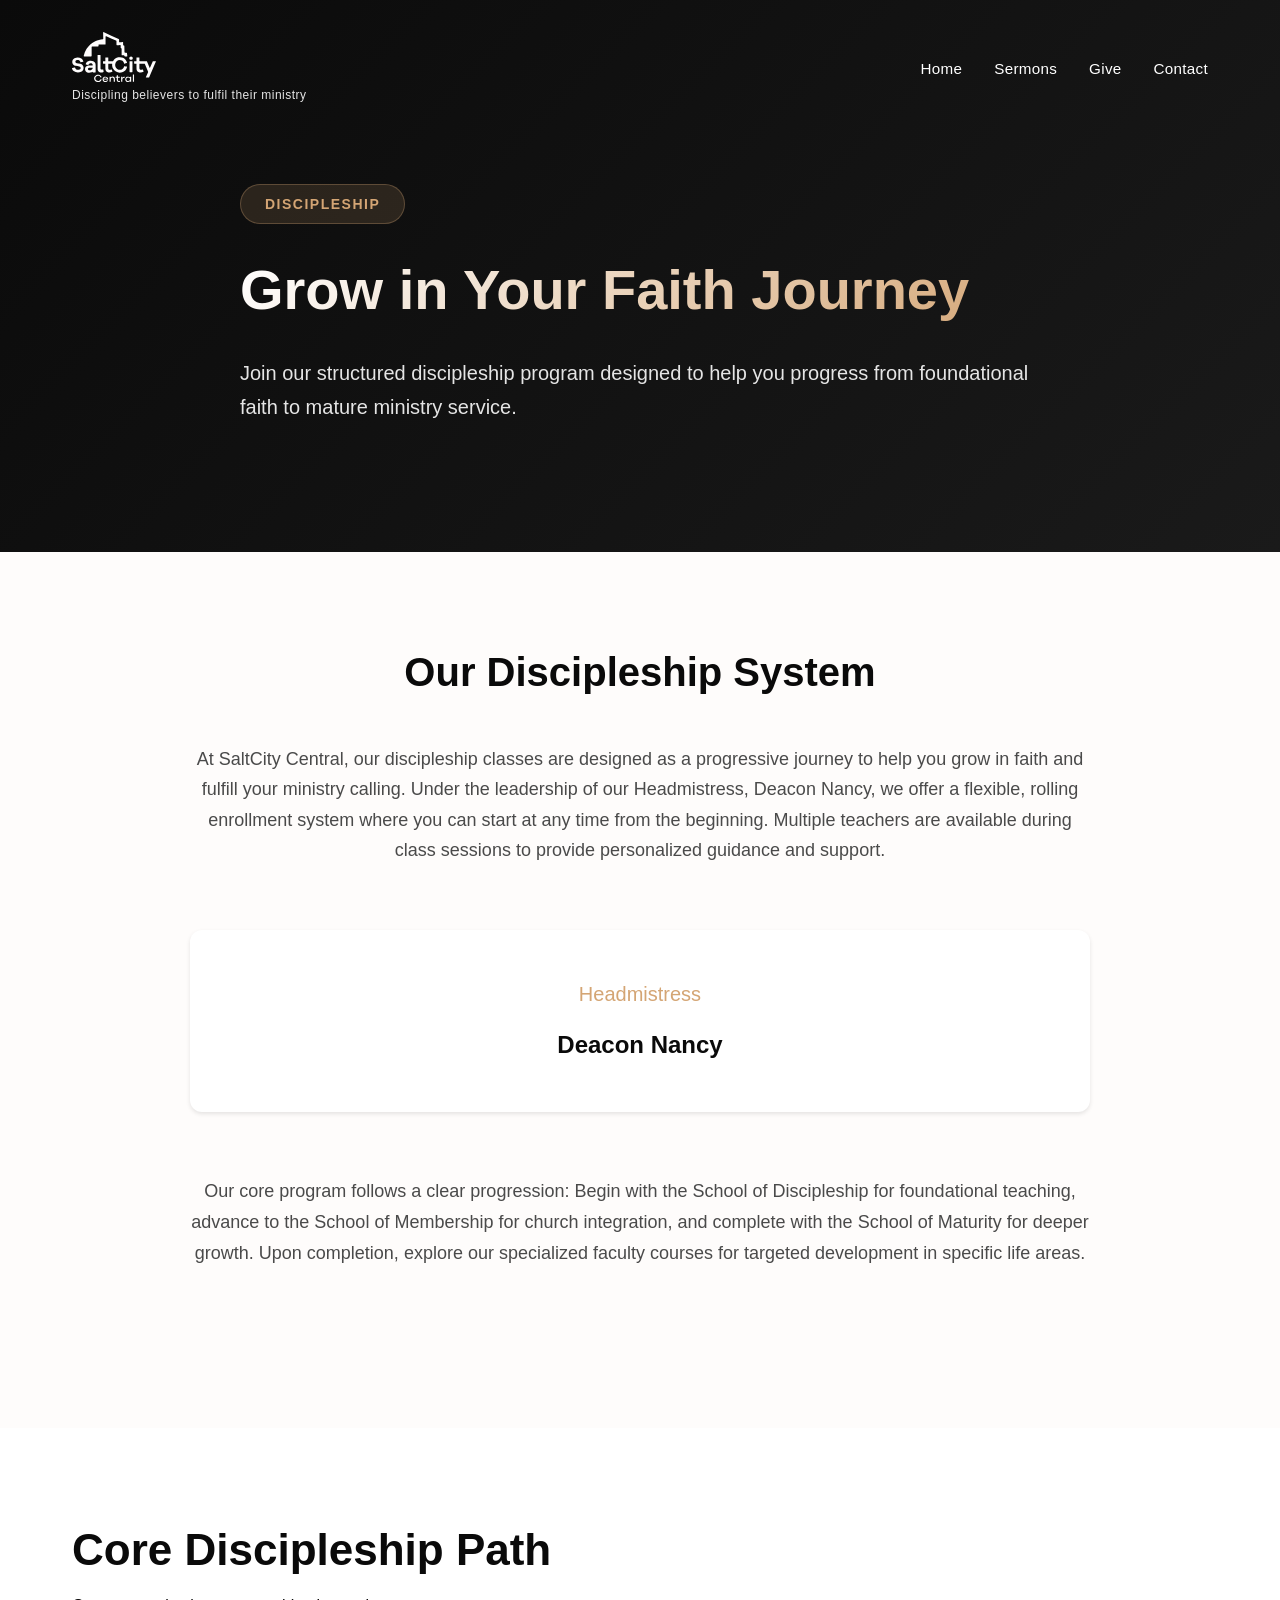
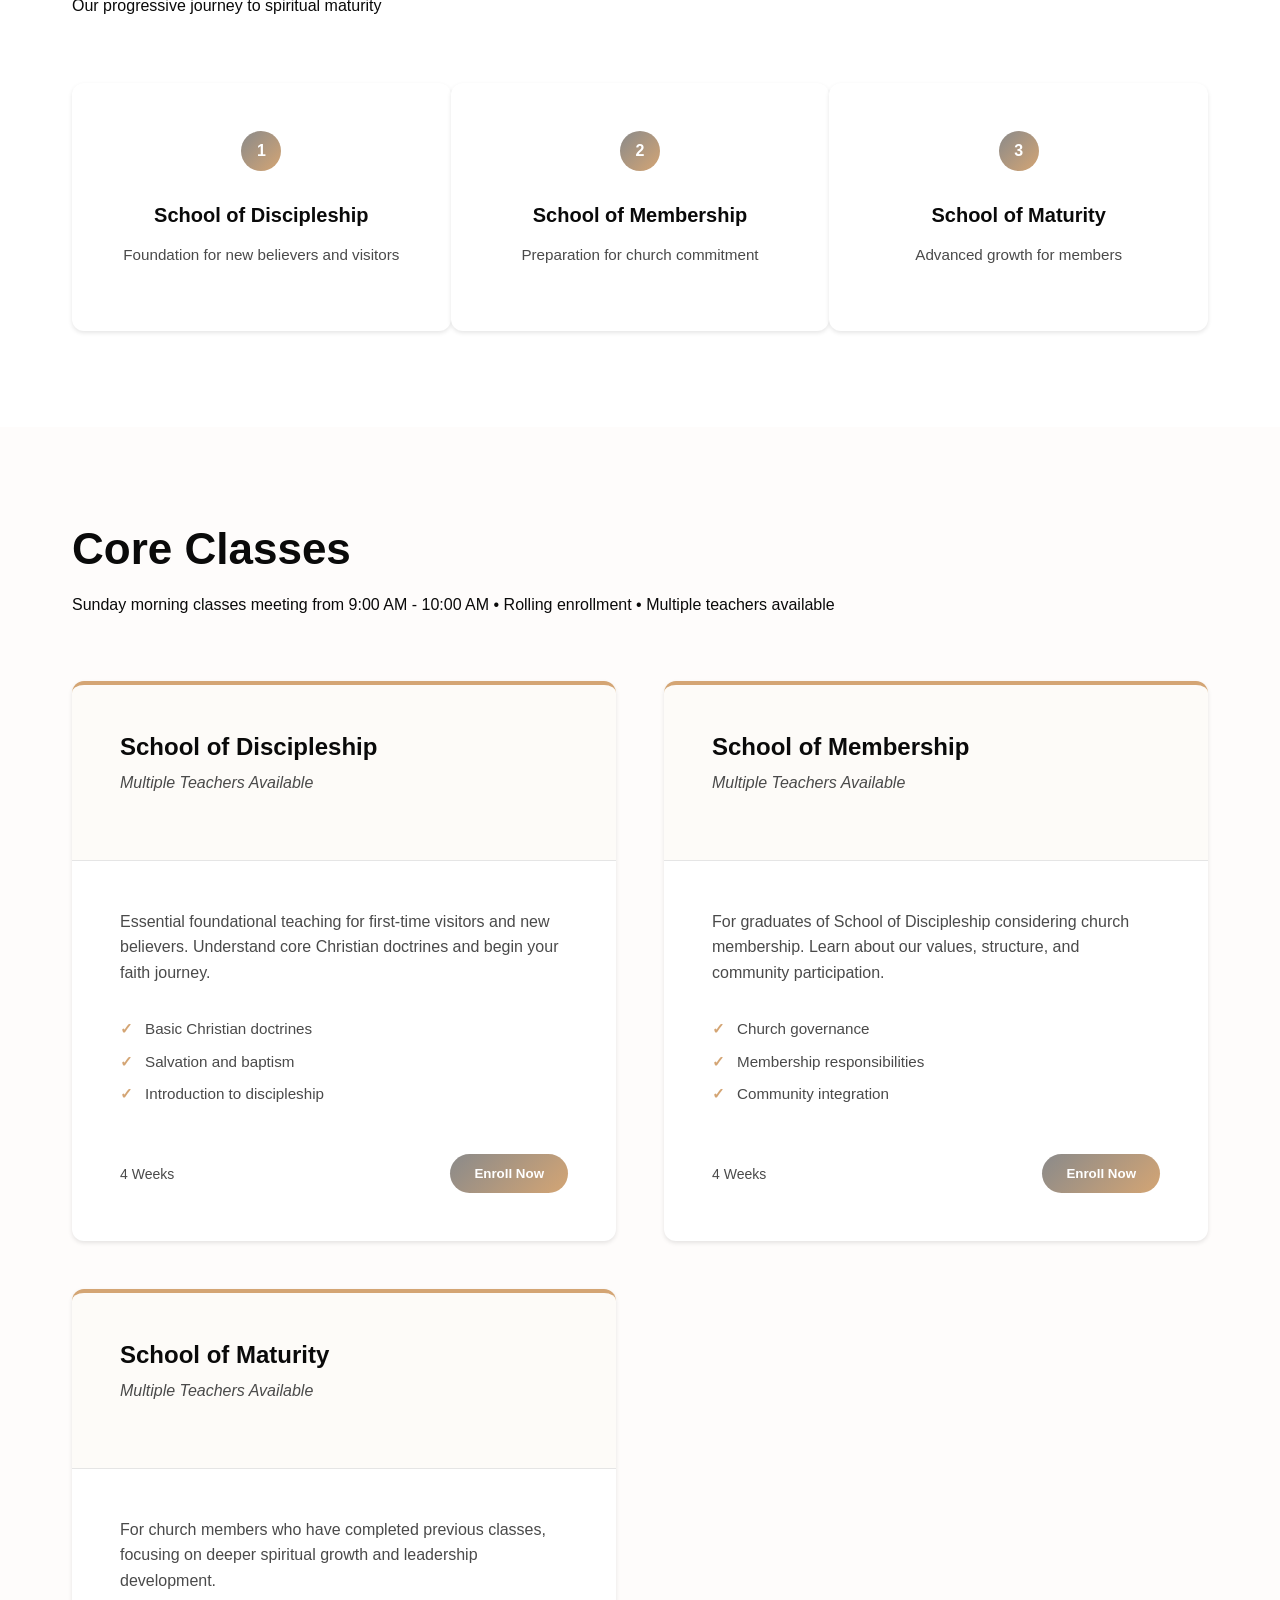
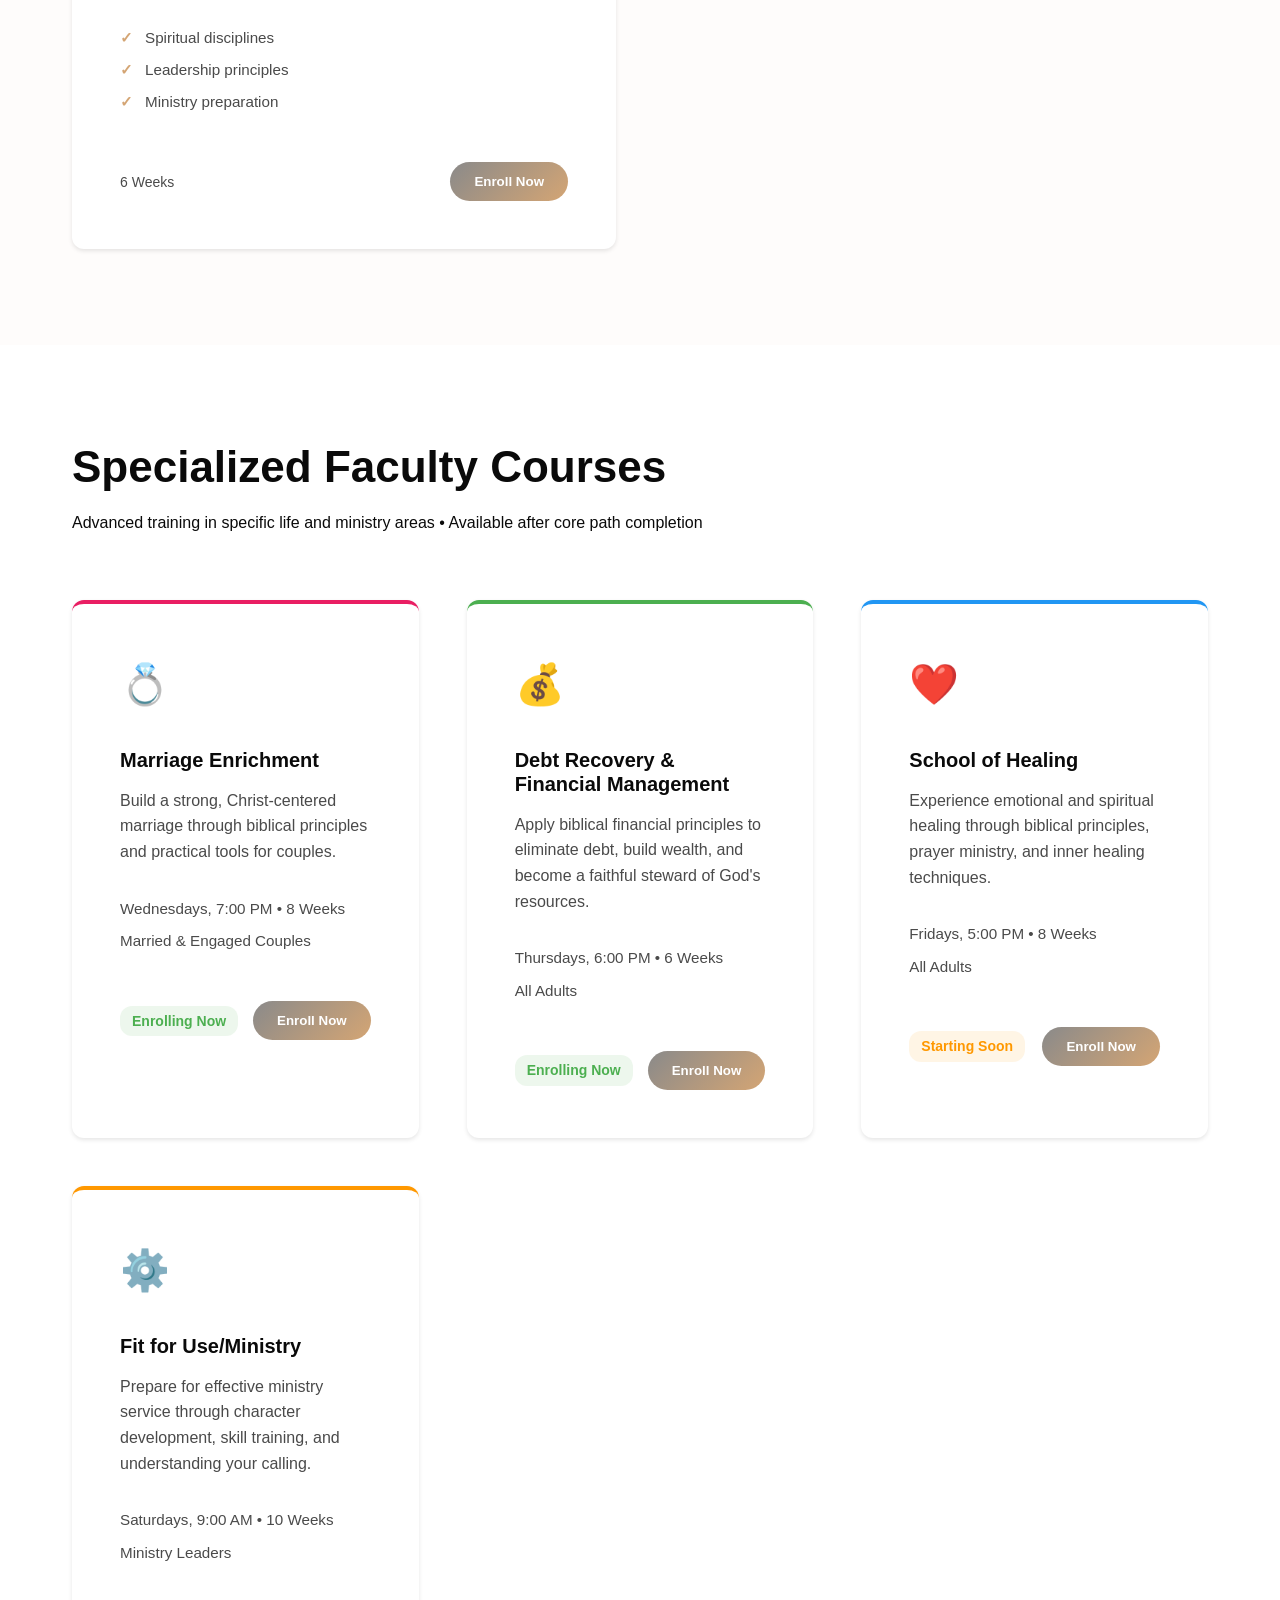
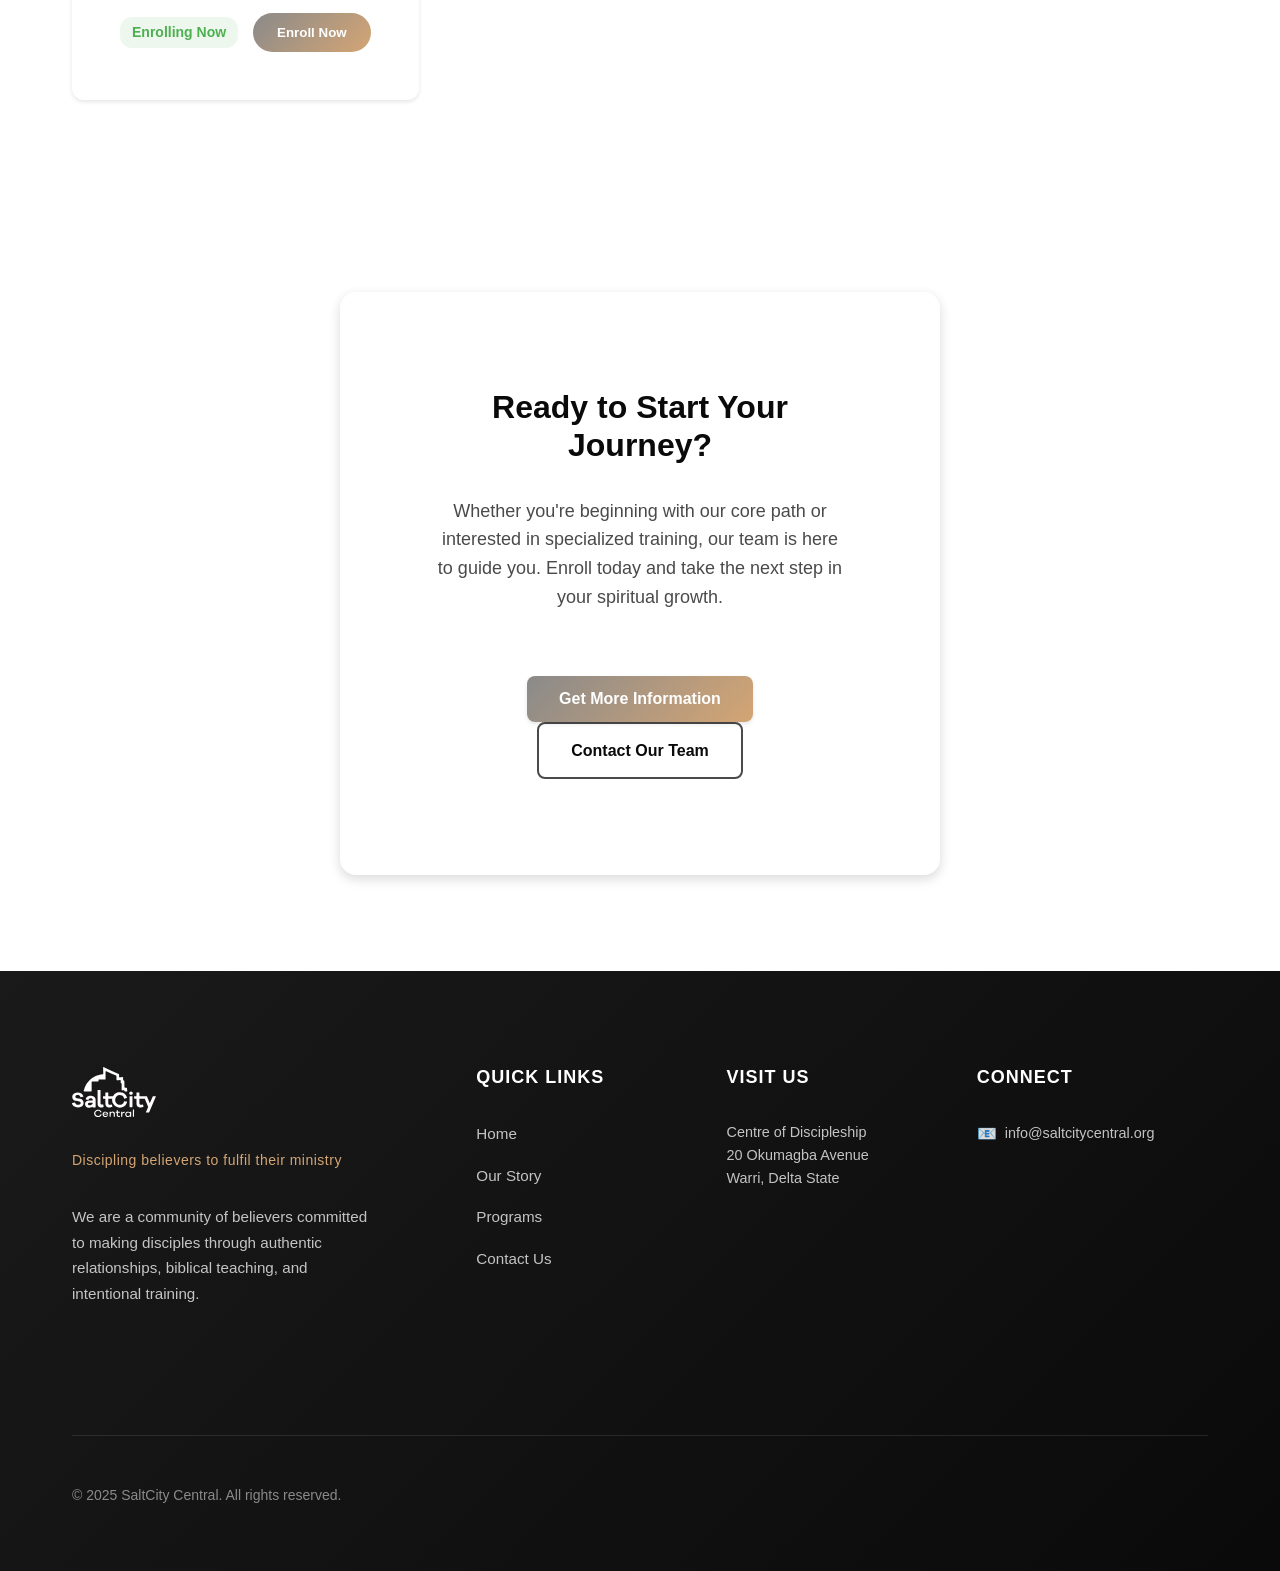
<file: pages/discipleship.html>
<!DOCTYPE html>
<html lang="en">
<head>
    <meta charset="UTF-8">
    <meta name="viewport" content="width=device-width, initial-scale=1.0">
    <meta name="description" content="Discipleship Classes at SaltCity Central - Grow in faith through our progressive core classes and specialized faculty courses.">
    <title>Discipleship Classes | SaltCity Central</title>
    
    <!-- Preconnect for performance -->
    <link rel="preconnect" href="https://fonts.googleapis.com">
    <link rel="preconnect" href="https://fonts.gstatic.com" crossorigin>
    
    <!-- Stylesheets -->
    <link rel="stylesheet" href="../assets/css/main.css">
    <link rel="stylesheet" href="../assets/css/components.css">
    <link rel="stylesheet" href="../assets/css/responsive.css">
    
    <!-- Favicon -->
    <link rel="icon" type="image/png" href="../assets/images/favicon.png">
    
    <style>
        /* Additional styles specific to discipleship classes page */
        .discipleship-hero {
            position: relative;
            min-height: 60vh;
            display: flex;
            align-items: center;
            padding-top: 120px;
            background: linear-gradient(135deg, #0a0a0a 0%, #1a1a1a 100%);
            color: var(--color-white);
            overflow: hidden;
        }
        
        .discipleship-hero-content {
            position: relative;
            z-index: 2;
            max-width: 800px;
            padding: var(--spacing-xl) 0;
        }
        
        .discipleship-hero-badge {
            display: inline-block;
            background: rgba(212, 165, 116, 0.15);
            border: 1px solid rgba(212, 165, 116, 0.3);
            padding: 0.5rem 1.5rem;
            border-radius: 30px;
            font-size: 0.875rem;
            font-weight: 600;
            text-transform: uppercase;
            letter-spacing: 1.5px;
            margin-bottom: var(--spacing-md);
            color: var(--color-accent-gold);
        }
        
        .discipleship-hero-title {
            font-size: 3.5rem;
            font-weight: 900;
            margin-bottom: var(--spacing-md);
            background: linear-gradient(135deg, var(--color-white), var(--color-accent-gold));
            -webkit-background-clip: text;
            -webkit-text-fill-color: transparent;
            background-clip: text;
        }
        
        .discipleship-hero-text {
            font-size: 1.25rem;
            line-height: 1.7;
            color: var(--color-light-grey);
            margin-bottom: var(--spacing-xl);
        }
        
        .intro-section {
            padding: var(--spacing-2xl) 0;
            background: rgba(212, 165, 116, 0.03);
        }
        
        .intro-content {
            max-width: 900px;
            margin: 0 auto;
            text-align: center;
        }
        
        .intro-title {
            font-size: 2.5rem;
            font-weight: 800;
            margin-bottom: var(--spacing-lg);
        }
        
        .intro-description {
            font-size: 1.125rem;
            line-height: 1.7;
            color: var(--color-medium-grey);
            margin-bottom: var(--spacing-xl);
        }
        
        .headmistress {
            background: var(--color-white);
            border-radius: var(--radius-lg);
            padding: var(--spacing-lg);
            box-shadow: var(--shadow-sm);
            margin-bottom: var(--spacing-xl);
        }
        
        .headmistress-title {
            font-size: 1.25rem;
            color: var(--color-accent-gold);
            margin-bottom: var(--spacing-sm);
        }
        
        .headmistress-name {
            font-size: 1.5rem;
            font-weight: 700;
        }
        
        .progression-section {
            padding: var(--spacing-2xl) 0;
        }
        
        .progression-timeline {
            display: flex;
            justify-content: space-between;
            position: relative;
            margin-top: var(--spacing-xl);
        }
        
        .progression-timeline::before {
            content: '';
            position: absolute;
            top: 50%;
            left: 0;
            right: 0;
            height: 2px;
            background: var(--color-accent-gold);
            opacity: 0.2;
        }
        
        .progression-step {
            flex: 1;
            text-align: center;
            position: relative;
            padding: var(--spacing-lg) var(--spacing-md);
            background: var(--color-white);
            border-radius: var(--radius-lg);
            box-shadow: var(--shadow-sm);
            z-index: 1;
        }
        
        .step-number {
            width: 40px;
            height: 40px;
            background: var(--gradient-warm);
            color: var(--color-white);
            border-radius: 50%;
            display: flex;
            align-items: center;
            justify-content: center;
            font-weight: 700;
            margin: 0 auto var(--spacing-md);
        }
        
        .step-title {
            font-size: 1.25rem;
            font-weight: 700;
            margin-bottom: var(--spacing-sm);
        }
        
        .step-description {
            color: var(--color-medium-grey);
            font-size: 0.95rem;
        }
        
        .core-classes {
            padding: var(--spacing-2xl) 0;
            background: rgba(212, 165, 116, 0.03);
        }
        
        .class-cards {
            display: grid;
            grid-template-columns: repeat(auto-fit, minmax(350px, 1fr));
            gap: var(--spacing-lg);
            margin-top: var(--spacing-xl);
        }
        
        .class-card {
            background: var(--color-white);
            border-radius: var(--radius-lg);
            overflow: hidden;
            box-shadow: var(--shadow-sm);
            transition: all 0.3s ease;
            border-top: 4px solid var(--color-accent-gold);
        }
        
        .class-card:hover {
            transform: translateY(-8px);
            box-shadow: var(--shadow-lg);
        }
        
        .class-header {
            padding: var(--spacing-lg);
            background: rgba(212, 165, 116, 0.05);
            border-bottom: 1px solid var(--color-light-grey);
        }
        
        .class-title {
            font-size: 1.5rem;
            font-weight: 700;
            color: var(--color-black);
            margin-bottom: 0.5rem;
        }
        
        .class-instructor {
            font-size: 1rem;
            color: var(--color-medium-grey);
            font-style: italic;
        }
        
        .class-details {
            padding: var(--spacing-lg);
        }
        
        .class-description {
            color: var(--color-medium-grey);
            line-height: 1.6;
            margin-bottom: var(--spacing-md);
        }
        
        .class-features {
            display: flex;
            flex-direction: column;
            gap: 0.5rem;
            margin-bottom: var(--spacing-lg);
        }
        
        .feature-item {
            display: flex;
            align-items: center;
            gap: 0.75rem;
            font-size: 0.95rem;
            color: var(--color-medium-grey);
        }
        
        .feature-check {
            color: var(--color-accent-gold);
            font-weight: bold;
        }
        
        .class-actions {
            display: flex;
            justify-content: space-between;
            align-items: center;
        }
        
        .class-duration {
            font-size: 0.875rem;
            color: var(--color-medium-grey);
        }
        
        .enroll-btn {
            background: var(--gradient-warm);
            color: var(--color-white);
            border: none;
            padding: 0.75rem 1.5rem;
            border-radius: 30px;
            font-weight: 600;
            cursor: pointer;
            transition: all 0.2s ease;
        }
        
        .enroll-btn:hover {
            transform: translateY(-2px);
            box-shadow: var(--shadow-sm);
        }
        
        .specialized-section {
            padding: var(--spacing-2xl) 0;
        }
        
        .faculty-grid {
            display: grid;
            grid-template-columns: repeat(auto-fit, minmax(300px, 1fr));
            gap: var(--spacing-lg);
            margin-top: var(--spacing-xl);
        }
        
        .faculty-card {
            background: var(--color-white);
            border-radius: var(--radius-lg);
            padding: var(--spacing-lg);
            box-shadow: var(--shadow-sm);
            transition: all 0.3s ease;
            border-top: 4px solid transparent;
        }
        
        .faculty-card.marriage {
            border-top-color: #e91e63;
        }
        
        .faculty-card.finance {
            border-top-color: #4caf50;
        }
        
        .faculty-card.healing {
            border-top-color: #2196f3;
        }
        
        .faculty-card.ministry {
            border-top-color: #ff9800;
        }
        
        .faculty-card:hover {
            transform: translateY(-5px);
            box-shadow: var(--shadow-md);
        }
        
        .faculty-icon {
            font-size: 2.5rem;
            margin-bottom: var(--spacing-md);
        }
        
        .faculty-title {
            font-size: 1.25rem;
            font-weight: 700;
            color: var(--color-black);
            margin-bottom: var(--spacing-sm);
        }
        
        .faculty-description {
            color: var(--color-medium-grey);
            line-height: 1.6;
            margin-bottom: var(--spacing-md);
        }
        
        .faculty-meta {
            display: flex;
            flex-direction: column;
            gap: 0.5rem;
            margin-bottom: var(--spacing-lg);
        }
        
        .faculty-schedule {
            font-size: 0.95rem;
            color: var(--color-medium-grey);
        }
        
        .faculty-actions {
            display: flex;
            justify-content: space-between;
            align-items: center;
        }
        
        .faculty-status {
            font-size: 0.875rem;
            padding: 0.25rem 0.75rem;
            border-radius: 12px;
            font-weight: 600;
        }
        
        .status-open {
            background: rgba(76, 175, 80, 0.1);
            color: #4caf50;
        }
        
        .status-upcoming {
            background: rgba(255, 152, 0, 0.1);
            color: #ff9800;
        }
        
        .cta-section {
            padding: var(--spacing-2xl) 0;
            text-align: center;
        }
        
        .cta-card {
            background: var(--color-white);
            border-radius: var(--radius-xl);
            padding: var(--spacing-2xl);
            box-shadow: var(--shadow-md);
            max-width: 600px;
            margin: 0 auto;
        }
        
        .cta-title {
            font-size: 2rem;
            font-weight: 700;
            color: var(--color-black);
            margin-bottom: var(--spacing-md);
        }
        
        .cta-text {
            font-size: 1.125rem;
            color: var(--color-medium-grey);
            margin-bottom: var(--spacing-xl);
            line-height: 1.6;
        }
        
        /* Modal Styles */
        .modal {
            display: none;
            position: fixed;
            top: 0;
            left: 0;
            width: 100%;
            height: 100%;
            background: rgba(0, 0, 0, 0.5);
            z-index: 1000;
            align-items: center;
            justify-content: center;
        }
        
        .modal.active {
            display: flex;
        }
        
        .modal-content {
            background: var(--color-white);
            border-radius: var(--radius-xl);
            padding: var(--spacing-2xl);
            max-width: 500px;
            width: 90%;
            max-height: 90vh;
            overflow-y: auto;
            box-shadow: var(--shadow-lg);
        }
        
        .modal-header {
            display: flex;
            justify-content: space-between;
            align-items: center;
            margin-bottom: var(--spacing-lg);
        }
        
        .modal-title {
            font-size: 1.5rem;
            font-weight: 700;
            color: var(--color-black);
        }
        
        .close-modal {
            background: none;
            border: none;
            font-size: 1.5rem;
            color: var(--color-medium-grey);
            cursor: pointer;
            padding: 0.5rem;
        }
        
        .form-group {
            margin-bottom: var(--spacing-lg);
        }
        
        .form-label {
            display: block;
            margin-bottom: 0.5rem;
            font-weight: 600;
            color: var(--color-black);
        }
        
        .form-input, .form-select, .form-textarea {
            width: 100%;
            padding: 1rem;
            border: 2px solid rgba(212, 165, 116, 0.2);
            border-radius: var(--radius-md);
            font-size: 1rem;
            transition: border-color 0.2s ease;
        }
        
        .form-input:focus, .form-select:focus, .form-textarea:focus {
            outline: none;
            border-color: var(--color-accent-gold);
        }
        
        .form-textarea {
            resize: vertical;
            min-height: 100px;
        }
        
        .form-actions {
            display: flex;
            gap: var(--spacing-md);
            margin-top: var(--spacing-xl);
        }
        
        .submit-btn {
            background: var(--gradient-warm);
            color: var(--color-white);
            border: none;
            padding: 1rem 2rem;
            border-radius: 30px;
            font-weight: 600;
            cursor: pointer;
            transition: all 0.2s ease;
            flex: 1;
        }
        
        .submit-btn:hover {
            transform: translateY(-2px);
            box-shadow: var(--shadow-sm);
        }
        
        .cancel-btn {
            background: var(--color-white);
            color: var(--color-medium-grey);
            border: 2px solid rgba(212, 165, 116, 0.2);
            padding: 1rem 2rem;
            border-radius: 30px;
            font-weight: 600;
            cursor: pointer;
            transition: all 0.2s ease;
            flex: 1;
        }
        
        .cancel-btn:hover {
            border-color: var(--color-accent-gold);
            color: var(--color-accent-warm);
        }
        
        @media (max-width: 1024px) {
            .progression-timeline {
                flex-direction: column;
                gap: var(--spacing-lg);
            }
            
            .progression-timeline::before {
                display: none;
            }
        }
        
        @media (max-width: 768px) {
            .discipleship-hero-title {
                font-size: 2.5rem;
            }
            
            .class-cards, .faculty-grid {
                grid-template-columns: 1fr;
            }
            
            .class-actions, .faculty-actions {
                flex-direction: column;
                gap: var(--spacing-md);
                align-items: flex-start;
            }
            
            .form-actions {
                flex-direction: column;
            }
        }
        
        @media (max-width: 480px) {
            .discipleship-hero-title {
                font-size: 2rem;
            }
            
            .intro-title {
                font-size: 2rem;
            }
        }
    </style>
</head>
<body>
    
    <!-- ========== HEADER / NAVIGATION ========== -->
    <header class="site-header" id="mainHeader">
        <div class="container">
            <div class="header-content">
                <!-- Logo -->
                <div class="logo-container">
                    <a href="../index.html">
                        <img src="../assets/images/logo/logo-white.svg" alt="SaltCity Central Logo" class="logo">
                    </a>
                    <span class="tagline">Discipling believers to fulfil their ministry</span>
                </div>
                
                <!-- Navigation -->
                <nav class="main-nav" id="mainNav">
                    <ul class="nav-list">
                        <li><a href="../index.html" class="nav-link">Home</a></li>
                        <li><a href="sermons.html" class="nav-link">Sermons</a></li>
                        <li><a href="giving.html" class="nav-link">Give</a></li>
                        <li><a href="contact.html" class="nav-link">Contact</a></li>
                    </ul>
                </nav>
                
                <!-- Mobile Menu Toggle -->
                <button class="mobile-menu-toggle" id="mobileMenuToggle" aria-label="Toggle menu">
                    <span class="hamburger-line"></span>
                    <span class="hamburger-line"></span>
                    <span class="hamburger-line"></span>
                </button>
            </div>
        </div>
    </header>

    <!-- ========== HERO SECTION ========== -->
    <section class="discipleship-hero">
        <div class="container">
            <div class="discipleship-hero-content">
                <div class="discipleship-hero-badge">Discipleship</div>
                <h1 class="discipleship-hero-title">Grow in Your Faith Journey</h1>
                <p class="discipleship-hero-text">
                    Join our structured discipleship program designed to help you progress from foundational faith to mature ministry service.
                </p>
            </div>
        </div>
    </section>

    <!-- ========== INTRODUCTION SECTION ========== -->
    <section class="intro-section section-padding">
        <div class="container">
            <div class="intro-content">
                <h2 class="intro-title">Our Discipleship System</h2>
                <p class="intro-description">
                    At SaltCity Central, our discipleship classes are designed as a progressive journey to help you grow in faith and fulfill your ministry calling. Under the leadership of our Headmistress, Deacon Nancy, we offer a flexible, rolling enrollment system where you can start at any time from the beginning. Multiple teachers are available during class sessions to provide personalized guidance and support.
                </p>
                
                <div class="headmistress">
                    <div class="headmistress-title">Headmistress</div>
                    <div class="headmistress-name">Deacon Nancy</div>
                </div>
                
                <p class="intro-description">
                    Our core program follows a clear progression: Begin with the School of Discipleship for foundational teaching, advance to the School of Membership for church integration, and complete with the School of Maturity for deeper growth. Upon completion, explore our specialized faculty courses for targeted development in specific life areas.
                </p>
            </div>
        </div>
    </section>

    <!-- ========== PROGRESSION SECTION ========== -->
    <section class="progression-section section-padding">
        <div class="container">
            <div class="section-header">
                <h2>Core Discipleship Path</h2>
                <p>Our progressive journey to spiritual maturity</p>
            </div>
            
            <div class="progression-timeline">
                <div class="progression-step">
                    <div class="step-number">1</div>
                    <h3 class="step-title">School of Discipleship</h3>
                    <p class="step-description">Foundation for new believers and visitors</p>
                </div>
                
                <div class="progression-step">
                    <div class="step-number">2</div>
                    <h3 class="step-title">School of Membership</h3>
                    <p class="step-description">Preparation for church commitment</p>
                </div>
                
                <div class="progression-step">
                    <div class="step-number">3</div>
                    <h3 class="step-title">School of Maturity</h3>
                    <p class="step-description">Advanced growth for members</p>
                </div>
            </div>
        </div>
    </section>

    <!-- ========== CORE CLASSES SECTION ========== -->
    <section class="core-classes section-padding">
        <div class="container">
            <div class="section-header">
                <h2>Core Classes</h2>
                <p>Sunday morning classes meeting from 9:00 AM - 10:00 AM • Rolling enrollment • Multiple teachers available</p>
            </div>
            
            <div class="class-cards">
                <!-- School of Discipleship -->
                <div class="class-card">
                    <div class="class-header">
                        <h3 class="class-title">School of Discipleship</h3>
                        <p class="class-instructor">Multiple Teachers Available</p>
                    </div>
                    
                    <div class="class-details">
                        <p class="class-description">
                            Essential foundational teaching for first-time visitors and new believers. Understand core Christian doctrines and begin your faith journey.
                        </p>
                        
                        <div class="class-features">
                            <div class="feature-item"><span class="feature-check">✓</span> Basic Christian doctrines</div>
                            <div class="feature-item"><span class="feature-check">✓</span> Salvation and baptism</div>
                            <div class="feature-item"><span class="feature-check">✓</span> Introduction to discipleship</div>
                        </div>
                        
                        <div class="class-actions">
                            <span class="class-duration">4 Weeks</span>
                            <button class="enroll-btn" data-class="discipleship">Enroll Now</button>
                        </div>
                    </div>
                </div>
                
                <!-- School of Membership -->
                <div class="class-card">
                    <div class="class-header">
                        <h3 class="class-title">School of Membership</h3>
                        <p class="class-instructor">Multiple Teachers Available</p>
                    </div>
                    
                    <div class="class-details">
                        <p class="class-description">
                            For graduates of School of Discipleship considering church membership. Learn about our values, structure, and community participation.
                        </p>
                        
                        <div class="class-features">
                            <div class="feature-item"><span class="feature-check">✓</span> Church governance</div>
                            <div class="feature-item"><span class="feature-check">✓</span> Membership responsibilities</div>
                            <div class="feature-item"><span class="feature-check">✓</span> Community integration</div>
                        </div>
                        
                        <div class="class-actions">
                            <span class="class-duration">4 Weeks</span>
                            <button class="enroll-btn" data-class="membership">Enroll Now</button>
                        </div>
                    </div>
                </div>
                
                <!-- School of Maturity -->
                <div class="class-card">
                    <div class="class-header">
                        <h3 class="class-title">School of Maturity</h3>
                        <p class="class-instructor">Multiple Teachers Available</p>
                    </div>
                    
                    <div class="class-details">
                        <p class="class-description">
                            For church members who have completed previous classes, focusing on deeper spiritual growth and leadership development.
                        </p>
                        
                        <div class="class-features">
                            <div class="feature-item"><span class="feature-check">✓</span> Spiritual disciplines</div>
                            <div class="feature-item"><span class="feature-check">✓</span> Leadership principles</div>
                            <div class="feature-item"><span class="feature-check">✓</span> Ministry preparation</div>
                        </div>
                        
                        <div class="class-actions">
                            <span class="class-duration">6 Weeks</span>
                            <button class="enroll-btn" data-class="maturity">Enroll Now</button>
                        </div>
                    </div>
                </div>
            </div>
        </div>
    </section>

    <!-- ========== SPECIALIZED FACULTY SECTION ========== -->
    <section class="specialized-section section-padding">
        <div class="container">
            <div class="section-header">
                <h2>Specialized Faculty Courses</h2>
                <p>Advanced training in specific life and ministry areas • Available after core path completion</p>
            </div>
            
            <div class="faculty-grid">
                <!-- Marriage Enrichment -->
                <div class="faculty-card marriage">
                    <div class="faculty-icon">💍</div>
                    <h3 class="faculty-title">Marriage Enrichment</h3>
                    <p class="faculty-description">
                        Build a strong, Christ-centered marriage through biblical principles and practical tools for couples.
                    </p>
                    
                    <div class="faculty-meta">
                        <div class="faculty-schedule">Wednesdays, 7:00 PM • 8 Weeks</div>
                        <div class="faculty-schedule">Married & Engaged Couples</div>
                    </div>
                    
                    <div class="faculty-actions">
                        <span class="faculty-status status-open">Enrolling Now</span>
                        <button class="enroll-btn" data-class="marriage">Enroll Now</button>
                    </div>
                </div>
                
                <!-- Debt Recovery & Financial Management -->
                <div class="faculty-card finance">
                    <div class="faculty-icon">💰</div>
                    <h3 class="faculty-title">Debt Recovery & Financial Management</h3>
                    <p class="faculty-description">
                        Apply biblical financial principles to eliminate debt, build wealth, and become a faithful steward of God's resources.
                    </p>
                    
                    <div class="faculty-meta">
                        <div class="faculty-schedule">Thursdays, 6:00 PM • 6 Weeks</div>
                        <div class="faculty-schedule">All Adults</div>
                    </div>
                    
                    <div class="faculty-actions">
                        <span class="faculty-status status-open">Enrolling Now</span>
                        <button class="enroll-btn" data-class="finance">Enroll Now</button>
                    </div>
                </div>
                
                <!-- School of Healing -->
                <div class="faculty-card healing">
                    <div class="faculty-icon">❤️</div>
                    <h3 class="faculty-title">School of Healing</h3>
                    <p class="faculty-description">
                        Experience emotional and spiritual healing through biblical principles, prayer ministry, and inner healing techniques.
                    </p>
                    
                    <div class="faculty-meta">
                        <div class="faculty-schedule">Fridays, 5:00 PM • 8 Weeks</div>
                        <div class="faculty-schedule">All Adults</div>
                    </div>
                    
                    <div class="faculty-actions">
                        <span class="faculty-status status-upcoming">Starting Soon</span>
                        <button class="enroll-btn" data-class="healing">Enroll Now</button>
                    </div>
                </div>
                
                <!-- Fit for Use/Ministry -->
                <div class="faculty-card ministry">
                    <div class="faculty-icon">⚙️</div>
                    <h3 class="faculty-title">Fit for Use/Ministry</h3>
                    <p class="faculty-description">
                        Prepare for effective ministry service through character development, skill training, and understanding your calling.
                    </p>
                    
                    <div class="faculty-meta">
                        <div class="faculty-schedule">Saturdays, 9:00 AM • 10 Weeks</div>
                        <div class="faculty-schedule">Ministry Leaders</div>
                    </div>
                    
                    <div class="faculty-actions">
                        <span class="faculty-status status-open">Enrolling Now</span>
                        <button class="enroll-btn" data-class="ministry">Enroll Now</button>
                    </div>
                </div>
            </div>
        </div>
    </section>

    <!-- ========== CTA SECTION ========== -->
    <section class="cta-section section-padding">
        <div class="container">
            <div class="cta-card">
                <h2 class="cta-title">Ready to Start Your Journey?</h2>
                <p class="cta-text">
                    Whether you're beginning with our core path or interested in specialized training, our team is here to guide you. Enroll today and take the next step in your spiritual growth.
                </p>
                <div class="cta-buttons">
                    <button class="btn btn-primary" id="generalInquiry">Get More Information</button>
                    <a href="contact.html" class="btn btn-outline">Contact Our Team</a>
                </div>
            </div>
        </div>
    </section>

    <!-- ========== ENROLLMENT MODAL ========== -->
    <div class="modal" id="enrollmentModal">
        <div class="modal-content">
            <div class="modal-header">
                <h3 class="modal-title" id="modalClassName">Enroll in Discipleship Class</h3>
                <button class="close-modal" id="closeModal">&times;</button>
            </div>
            
            <form id="enrollmentForm">
                <input type="hidden" id="selectedClassId">
                
                <div class="form-group">
                    <label for="enrollName" class="form-label">Full Name</label>
                    <input type="text" id="enrollName" class="form-input" required>
                </div>
                
                <div class="form-group">
                    <label for="enrollEmail" class="form-label">Email Address</label>
                    <input type="email" id="enrollEmail" class="form-input" required>
                </div>
                
                <div class="form-group">
                    <label for="enrollPhone" class="form-label">Phone Number</label>
                    <input type="tel" id="enrollPhone" class="form-input" required>
                </div>
                
                <div class="form-group">
                    <label for="enrollClass" class="form-label">Class Interest</label>
                    <select id="enrollClass" class="form-select" required>
                        <option value="">Select a class</option>
                        <option value="discipleship">School of Discipleship</option>
                        <option value="membership">School of Membership</option>
                        <option value="maturity">School of Maturity</option>
                        <option value="marriage">Marriage Enrichment</option>
                        <option value="finance">Debt Recovery & Financial Management</option>
                        <option value="healing">School of Healing</option>
                        <option value="ministry">Fit for Use/Ministry</option>
                    </select>
                </div>
                
                <div class="form-group">
                    <label for="enrollExperience" class="form-label">Your Spiritual Background</label>
                    <select id="enrollExperience" class="form-select" required>
                        <option value="">Select your experience level</option>
                        <option value="new-believer">New Believer</option>
                        <option value="growing">Growing in Faith</option>
                        <option value="mature">Mature Christian</option>
                        <option value="leader">Ministry Leader</option>
                    </select>
                </div>
                
                <div class="form-group">
                    <label for="enrollQuestions" class="form-label">Questions or Comments</label>
                    <textarea id="enrollQuestions" class="form-textarea" rows="4" placeholder="Any specific questions or things you'd like us to know..."></textarea>
                </div>
                
                <div class="form-actions">
                    <button type="submit" class="submit-btn">Submit Enrollment</button>
                    <button type="button" class="cancel-btn" id="cancelEnrollment">Cancel</button>
                </div>
            </form>
        </div>
    </div>

    <!-- ========== FOOTER SECTION ========== -->
    <footer class="site-footer">
        <div class="container">
            <div class="footer-main">
                <div class="footer-column footer-about">
                    <div class="footer-logo">
                        <img src="../assets/images/logo/logo-white.svg" alt="SaltCity Central">
                    </div>
                    <p class="footer-tagline">Discipling believers to fulfil their ministry</p>
                    <p class="footer-mission">
                        We are a community of believers committed to making disciples through authentic relationships, biblical teaching, and intentional training.
                    </p>
                </div>
                
                <div class="footer-column">
                    <h4 class="footer-heading">Quick Links</h4>
                    <ul class="footer-links">
                        <li><a href="../index.html">Home</a></li>
                        <li><a href="our-story.html">Our Story</a></li>
                        <li><a href="programs.html">Programs</a></li>
                        <li><a href="contact.html">Contact Us</a></li>
                    </ul>
                </div>
                
                <div class="footer-column">
                    <h4 class="footer-heading">Visit Us</h4>
                    <div class="footer-location">
                        <p class="location-address">
                            Centre of Discipleship<br>
                            20 Okumagba Avenue<br>
                            Warri, Delta State
                        </p>
                    </div>
                </div>
                
                <div class="footer-column">
                    <h4 class="footer-heading">Connect</h4>
                    <div class="footer-contact">
                        <div class="contact-item">
                            <span class="contact-icon">📧</span>
                            <a href="mailto:info@saltcitycentral.org">info@saltcitycentral.org</a>
                        </div>
                    </div>
                </div>
            </div>
            
            <div class="footer-bottom">
                <div class="footer-bottom-content">
                    <p class="copyright">© 2025 SaltCity Central. All rights reserved.</p>
                </div>
            </div>
        </div>
    </footer>

    <button class="back-to-top" id="backToTop" aria-label="Back to top">
        <svg width="20" height="20" viewBox="0 0 20 20" fill="currentColor">
            <path d="M10 3l-7 7h4v7h6v-7h4l-7-7z"/>
        </svg>
    </button>

    <!-- Scripts -->
    <script src="../assets/js/main.js"></script>
    <script src="../assets/js/navigation.js"></script>
    <script src="../assets/js/header-scroll.js"></script>
    
    <script>
        // DOM elements
        const enrollmentModal = document.getElementById('enrollmentModal');
        const modalClassName = document.getElementById('modalClassName');
        const selectedClassId = document.getElementById('selectedClassId');
        const closeModal = document.getElementById('closeModal');
        const cancelEnrollment = document.getElementById('cancelEnrollment');
        const enrollmentForm = document.getElementById('enrollmentForm');
        const enrollClassSelect = document.getElementById('enrollClass');
        const generalInquiryBtn = document.getElementById('generalInquiry');

        // Class data mapping
        const classData = {
            'discipleship': {
                name: 'School of Discipleship'
            },
            'membership': {
                name: 'School of Membership'
            },
            'maturity': {
                name: 'School of Maturity'
            },
            'marriage': {
                name: 'Marriage Enrichment'
            },
            'finance': {
                name: 'Debt Recovery & Financial Management'
            },
            'healing': {
                name: 'School of Healing'
            },
            'ministry': {
                name: 'Fit for Use/Ministry'
            }
        };

        // Initialize the page
        document.addEventListener('DOMContentLoaded', function() {
            // Set up event listeners for enroll buttons
            document.querySelectorAll('.enroll-btn').forEach(button => {
                button.addEventListener('click', function() {
                    const classId = this.getAttribute('data-class');
                    openEnrollmentModal(classId);
                });
            });
            
            // General inquiry button
            generalInquiryBtn.addEventListener('click', function() {
                openEnrollmentModal('general');
            });
            
            // Modal controls
            closeModal.addEventListener('click', closeEnrollmentModal);
            cancelEnrollment.addEventListener('click', closeEnrollmentModal);
            
            // Form submission
            enrollmentForm.addEventListener('submit', handleEnrollmentSubmit);
            
            // Close modal when clicking outside
            enrollmentModal.addEventListener('click', function(e) {
                if (e.target === enrollmentModal) {
                    closeEnrollmentModal();
                }
            });
        });

        // Open the enrollment modal
        function openEnrollmentModal(classId) {
            if (classId === 'general') {
                modalClassName.textContent = 'Discipleship Classes Inquiry';
                selectedClassId.value = 'general';
                enrollClassSelect.value = '';
            } else {
                modalClassName.textContent = `Enroll in ${classData[classId].name}`;
                selectedClassId.value = classId;
                enrollClassSelect.value = classId;
            }
            
            enrollmentModal.classList.add('active');
        }

        // Close the enrollment modal
        function closeEnrollmentModal() {
            enrollmentModal.classList.remove('active');
            enrollmentForm.reset();
        }

        // Handle form submission
        function handleEnrollmentSubmit(e) {
            e.preventDefault();
            
            const formData = {
                classId: selectedClassId.value,
                className: selectedClassId.value === 'general' ? 'General Inquiry' : classData[selectedClassId.value].name,
                fullName: document.getElementById('enrollName').value,
                email: document.getElementById('enrollEmail').value,
                phone: document.getElementById('enrollPhone').value,
                classInterest: document.getElementById('enrollClass').value,
                experience: document.getElementById('enrollExperience').value,
                questions: document.getElementById('enrollQuestions').value
            };
            
            console.log('Enrollment submitted:', formData);
            
            // Show success message
            if (formData.classId === 'general') {
                alert('Thank you for your interest in our discipleship classes! Our team will contact you with more information shortly.');
            } else {
                alert(`Thank you for enrolling in ${formData.className}! Our team will contact you within 24 hours with class details and next steps.`);
            }
            
            // Close modal
            closeEnrollmentModal();
        }
    </script>
</body>
</html>
</file>
<file: assets/css/main.css>
��/ *   = = = = = = = = = = = = = = = = = = = = = = = = = = = = = = = = = = = = = = = = = =  
       S A L T C I T Y   C E N T R A L   -   M A I N   S T Y L E S H E E T  
       = = = = = = = = = = = = = = = = = = = = = = = = = = = = = = = = = = = = = = = = = =   * /  
  
 / *   = = = = = = = = = =   C S S   R E S E T   &   B A S E   S T Y L E S   = = = = = = = = = =   * /  
 *   {  
         m a r g i n :   0 ;  
         p a d d i n g :   0 ;  
         b o x - s i z i n g :   b o r d e r - b o x ;  
 }  
  
 : r o o t   {  
         / *   C o l o r   P a l e t t e   * /  
         - - c o l o r - b l a c k :   # 0 a 0 a 0 a ;  
         - - c o l o r - d a r k - g r e y :   # 1 a 1 a 1 a ;  
         - - c o l o r - m e d i u m - g r e y :   # 4 a 4 a 4 a ;  
         - - c o l o r - l i g h t - g r e y :   # e 5 e 5 e 5 ;  
         - - c o l o r - w h i t e :   # f f f f f f ;  
         - - c o l o r - s i l v e r :   # c 0 c 0 c 0 ;  
          
         / *   A c c e n t   C o l o r s   * /  
         - - c o l o r - a c c e n t - g o l d :   # d 4 a 5 7 4 ;  
         - - c o l o r - a c c e n t - w a r m :   # c 9 9 1 5 d ;  
         - - c o l o r - a c c e n t - b r o n z e :   # b 8 9 5 6 a ;  
          
         / *   G r a d i e n t s   * /  
         - - g r a d i e n t - w a r m :   l i n e a r - g r a d i e n t ( 1 3 5 d e g ,   # 8 a 8 a 8 a   0 % ,   # d 4 a 5 7 4   1 0 0 % ) ;  
         - - g r a d i e n t - h e r o :   l i n e a r - g r a d i e n t ( 9 0 d e g ,   r g b a ( 1 0 ,   1 0 ,   1 0 ,   0 . 8 5 )   0 % ,   r g b a ( 1 0 ,   1 0 ,   1 0 ,   0 . 4 )   5 0 % ,   r g b a ( 1 0 ,   1 0 ,   1 0 ,   0 . 1 )   1 0 0 % ) ;  
         - - g r a d i e n t - d a r k - o v e r l a y :   l i n e a r - g r a d i e n t ( 1 8 0 d e g ,   r g b a ( 1 0 ,   1 0 ,   1 0 ,   0 . 7 )   0 % ,   r g b a ( 1 0 ,   1 0 ,   1 0 ,   0 . 5 )   1 0 0 % ) ;  
          
         / *   T y p o g r a p h y   * /  
         - - f o n t - p r i m a r y :   - a p p l e - s y s t e m ,   B l i n k M a c S y s t e m F o n t ,   ' S e g o e   U I ' ,   R o b o t o ,   O x y g e n ,   U b u n t u ,   C a n t a r e l l ,   s a n s - s e r i f ;  
         - - f o n t - h e a d i n g :   ' I n t e r ' ,   - a p p l e - s y s t e m ,   B l i n k M a c S y s t e m F o n t ,   s a n s - s e r i f ;  
          
         / *   S p a c i n g   * /  
         - - s p a c i n g - x s :   0 . 5 r e m ;  
         - - s p a c i n g - s m :   1 r e m ;  
         - - s p a c i n g - m d :   2 r e m ;  
         - - s p a c i n g - l g :   3 r e m ;  
         - - s p a c i n g - x l :   4 r e m ;  
         - - s p a c i n g - 2 x l :   6 r e m ;  
          
         / *   B o r d e r   R a d i u s   * /  
         - - r a d i u s - s m :   4 p x ;  
         - - r a d i u s - m d :   8 p x ;  
         - - r a d i u s - l g :   1 2 p x ;  
         - - r a d i u s - x l :   1 6 p x ;  
          
         / *   S h a d o w s   * /  
         - - s h a d o w - s m :   0   2 p x   4 p x   r g b a ( 0 ,   0 ,   0 ,   0 . 1 ) ;  
         - - s h a d o w - m d :   0   4 p x   1 2 p x   r g b a ( 0 ,   0 ,   0 ,   0 . 1 5 ) ;  
         - - s h a d o w - l g :   0   8 p x   2 4 p x   r g b a ( 0 ,   0 ,   0 ,   0 . 2 ) ;  
         - - s h a d o w - x l :   0   1 2 p x   4 0 p x   r g b a ( 0 ,   0 ,   0 ,   0 . 2 5 ) ;  
          
         / *   T r a n s i t i o n s   * /  
         - - t r a n s i t i o n - f a s t :   0 . 2 s   e a s e ;  
         - - t r a n s i t i o n - n o r m a l :   0 . 3 s   e a s e ;  
         - - t r a n s i t i o n - s l o w :   0 . 5 s   e a s e ;  
 }  
  
  
  
 h t m l   {  
         s c r o l l - b e h a v i o r :   s m o o t h ;  
         f o n t - s i z e :   1 6 p x ;  
 }  
  
 b o d y   {  
         f o n t - f a m i l y :   v a r ( - - f o n t - p r i m a r y ) ;  
         c o l o r :   v a r ( - - c o l o r - b l a c k ) ;  
         l i n e - h e i g h t :   1 . 6 ;  
         b a c k g r o u n d - c o l o r :   v a r ( - - c o l o r - w h i t e ) ;  
         o v e r f l o w - x :   h i d d e n ;  
 }  
  
 / *   T y p o g r a p h y   * /  
 h 1 ,   h 2 ,   h 3 ,   h 4 ,   h 5 ,   h 6   {  
         f o n t - f a m i l y :   v a r ( - - f o n t - h e a d i n g ) ;  
         f o n t - w e i g h t :   7 0 0 ;  
         l i n e - h e i g h t :   1 . 2 ;  
         m a r g i n - b o t t o m :   v a r ( - - s p a c i n g - s m ) ;  
 }  
  
 h 1   {   f o n t - s i z e :   3 . 5 r e m ;   }  
 h 2   {   f o n t - s i z e :   2 . 7 5 r e m ;   }  
 h 3   {   f o n t - s i z e :   2 r e m ;   }  
 h 4   {   f o n t - s i z e :   1 . 5 r e m ;   }  
 h 5   {   f o n t - s i z e :   1 . 2 5 r e m ;   }  
 h 6   {   f o n t - s i z e :   1 r e m ;   }  
  
 p   {  
         m a r g i n - b o t t o m :   v a r ( - - s p a c i n g - s m ) ;  
 }  
  
 a   {  
         t e x t - d e c o r a t i o n :   n o n e ;  
         c o l o r :   i n h e r i t ;  
         t r a n s i t i o n :   v a r ( - - t r a n s i t i o n - f a s t ) ;  
 }  
  
 i m g   {  
         m a x - w i d t h :   1 0 0 % ;  
         h e i g h t :   a u t o ;  
         d i s p l a y :   b l o c k ;  
 }  
  
 / *   C o n t a i n e r   * /  
 . c o n t a i n e r   {  
         m a x - w i d t h :   1 2 0 0 p x ;  
         m a r g i n :   0   a u t o ;  
         p a d d i n g :   0   v a r ( - - s p a c i n g - m d ) ;  
 }  
  
 / *   S e c t i o n   P a d d i n g   * /  
 . s e c t i o n - p a d d i n g   {  
         p a d d i n g :   v a r ( - - s p a c i n g - 2 x l )   0 ;  
 }  
  
 / *   B a c k g r o u n d   U t i l i t i e s   * /  
 . b g - l i g h t   {  
         b a c k g r o u n d - c o l o r :   # f 8 f 8 f 8 ;  
 }  
  
 . b g - d a r k   {  
         b a c k g r o u n d - c o l o r :   v a r ( - - c o l o r - d a r k - g r e y ) ;  
         c o l o r :   v a r ( - - c o l o r - w h i t e ) ;  
 }  
  
 / *   T e x t   U t i l i t i e s   * /  
 . t e x t - c e n t e r   {  
         t e x t - a l i g n :   c e n t e r ;  
 }  
  
 . t e x t - l i g h t   {  
         c o l o r :   v a r ( - - c o l o r - w h i t e ) ;  
 }  
  
 / *   S e c t i o n   H e a d i n g s   * /  
 . s e c t i o n - h e a d i n g   {  
         f o n t - s i z e :   2 . 7 5 r e m ;  
         f o n t - w e i g h t :   7 0 0 ;  
         m a r g i n - b o t t o m :   v a r ( - - s p a c i n g - s m ) ;  
         c o l o r :   v a r ( - - c o l o r - b l a c k ) ;  
 }  
  
 . s e c t i o n - s u b t i t l e   {  
         f o n t - s i z e :   1 . 2 5 r e m ;  
         c o l o r :   v a r ( - - c o l o r - m e d i u m - g r e y ) ;  
         m a r g i n - b o t t o m :   v a r ( - - s p a c i n g - l g ) ;  
         f o n t - w e i g h t :   4 0 0 ;  
 }  
  
 . s e c t i o n - t e x t   {  
         f o n t - s i z e :   1 . 1 2 5 r e m ;  
         l i n e - h e i g h t :   1 . 8 ;  
         c o l o r :   v a r ( - - c o l o r - m e d i u m - g r e y ) ;  
 }  
  
 / *   B u t t o n   S t y l e s   * /  
 . b t n   {  
         d i s p l a y :   i n l i n e - b l o c k ;  
         p a d d i n g :   0 . 8 7 5 r e m   2 r e m ;  
         f o n t - s i z e :   1 r e m ;  
         f o n t - w e i g h t :   6 0 0 ;  
         b o r d e r - r a d i u s :   v a r ( - - r a d i u s - m d ) ;  
         b o r d e r :   n o n e ;  
         c u r s o r :   p o i n t e r ;  
         t r a n s i t i o n :   v a r ( - - t r a n s i t i o n - n o r m a l ) ;  
         t e x t - a l i g n :   c e n t e r ;  
 }  
  
 . b t n - p r i m a r y   {  
         b a c k g r o u n d :   v a r ( - - g r a d i e n t - w a r m ) ;  
         c o l o r :   v a r ( - - c o l o r - w h i t e ) ;  
         b o x - s h a d o w :   v a r ( - - s h a d o w - s m ) ;  
 }  
  
 . b t n - p r i m a r y : h o v e r   {  
         t r a n s f o r m :   t r a n s l a t e Y ( - 2 p x ) ;  
         b o x - s h a d o w :   v a r ( - - s h a d o w - m d ) ;  
 }  
  
 . b t n - s e c o n d a r y   {  
         b a c k g r o u n d - c o l o r :   t r a n s p a r e n t ;  
         c o l o r :   v a r ( - - c o l o r - w h i t e ) ;  
         b o r d e r :   2 p x   s o l i d   v a r ( - - c o l o r - w h i t e ) ;  
 }  
  
 . b t n - s e c o n d a r y : h o v e r   {  
         b a c k g r o u n d - c o l o r :   v a r ( - - c o l o r - w h i t e ) ;  
         c o l o r :   v a r ( - - c o l o r - b l a c k ) ;  
 }  
  
 . b t n - o u t l i n e   {  
         b a c k g r o u n d - c o l o r :   t r a n s p a r e n t ;  
         c o l o r :   v a r ( - - c o l o r - b l a c k ) ;  
         b o r d e r :   2 p x   s o l i d   v a r ( - - c o l o r - m e d i u m - g r e y ) ;  
 }  
  
 . b t n - o u t l i n e : h o v e r   {  
         b a c k g r o u n d - c o l o r :   v a r ( - - c o l o r - b l a c k ) ;  
         c o l o r :   v a r ( - - c o l o r - w h i t e ) ;  
         b o r d e r - c o l o r :   v a r ( - - c o l o r - b l a c k ) ;  
 }  
  
 . b t n - l a r g e   {  
         p a d d i n g :   1 . 1 2 5 r e m   2 . 5 r e m ;  
         f o n t - s i z e :   1 . 1 2 5 r e m ;  
 }  
  
 . b t n - s m a l l   {  
         p a d d i n g :   0 . 6 2 5 r e m   1 . 2 5 r e m ;  
         f o n t - s i z e :   0 . 8 7 5 r e m ;  
 }  
  
 . b t n - i c o n   {  
         m a r g i n - r i g h t :   0 . 5 r e m ;  
 }  
  
  
 / *   = = = = = = = = = = = = = = = = = = = = = = = = = = = = = = = = = = = = = = = =  
       H E A D E R   /   N A V I G A T I O N   S E C T I O N  
       = = = = = = = = = = = = = = = = = = = = = = = = = = = = = = = = = = = = = = = =   * /  
  
 . s i t e - h e a d e r   {  
         p o s i t i o n :   f i x e d ;  
         t o p :   0 ;  
         l e f t :   0 ;  
         w i d t h :   1 0 0 % ;  
         z - i n d e x :   1 0 0 0 ;  
         t r a n s i t i o n :   v a r ( - - t r a n s i t i o n - n o r m a l ) ;  
         b a c k g r o u n d - c o l o r :   t r a n s p a r e n t ;  
 }  
  
 . s i t e - h e a d e r . s c r o l l e d   {  
         b a c k g r o u n d - c o l o r :   r g b a ( 1 0 ,   1 0 ,   1 0 ,   0 . 9 5 ) ;  
         b a c k d r o p - f i l t e r :   b l u r ( 1 0 p x ) ;  
         b o x - s h a d o w :   v a r ( - - s h a d o w - m d ) ;  
 }  
  
 . h e a d e r - c o n t e n t   {  
         d i s p l a y :   f l e x ;  
         a l i g n - i t e m s :   c e n t e r ;  
         j u s t i f y - c o n t e n t :   s p a c e - b e t w e e n ;  
         p a d d i n g :   v a r ( - - s p a c i n g - m d )   0 ;  
         t r a n s i t i o n :   v a r ( - - t r a n s i t i o n - n o r m a l ) ;  
 }  
  
 . s i t e - h e a d e r . s c r o l l e d   . h e a d e r - c o n t e n t   {  
         p a d d i n g :   v a r ( - - s p a c i n g - s m )   0 ;  
 }  
  
 / *   L o g o   * /  
 . l o g o - c o n t a i n e r   {  
         d i s p l a y :   f l e x ;  
         f l e x - d i r e c t i o n :   c o l u m n ;  
         g a p :   0 . 2 5 r e m ;  
 }  
  
 . l o g o   {  
         h e i g h t :   5 0 p x ;  
         w i d t h :   a u t o ;  
         t r a n s i t i o n :   v a r ( - - t r a n s i t i o n - n o r m a l ) ;  
 }  
  
 . s i t e - h e a d e r . s c r o l l e d   . l o g o   {  
         h e i g h t :   4 0 p x ;  
 }  
  
 . t a g l i n e   {  
         f o n t - s i z e :   0 . 7 5 r e m ;  
         c o l o r :   v a r ( - - c o l o r - l i g h t - g r e y ) ;  
         f o n t - w e i g h t :   3 0 0 ;  
         l e t t e r - s p a c i n g :   0 . 5 p x ;  
 }  
  
 / *   N a v i g a t i o n   * /  
 . m a i n - n a v   {  
         d i s p l a y :   f l e x ;  
         a l i g n - i t e m s :   c e n t e r ;  
 }  
  
 . n a v - l i s t   {  
         d i s p l a y :   f l e x ;  
         l i s t - s t y l e :   n o n e ;  
         g a p :   v a r ( - - s p a c i n g - m d ) ;  
         a l i g n - i t e m s :   c e n t e r ;  
 }  
  
 . n a v - l i n k   {  
         c o l o r :   v a r ( - - c o l o r - w h i t e ) ;  
         f o n t - w e i g h t :   5 0 0 ;  
         f o n t - s i z e :   0 . 9 5 r e m ;  
         l e t t e r - s p a c i n g :   0 . 3 p x ;  
         p a d d i n g :   0 . 5 r e m   0 ;  
         p o s i t i o n :   r e l a t i v e ;  
 }  
  
 . n a v - l i n k : : a f t e r   {  
         c o n t e n t :   ' ' ;  
         p o s i t i o n :   a b s o l u t e ;  
         b o t t o m :   0 ;  
         l e f t :   0 ;  
         w i d t h :   0 ;  
         h e i g h t :   2 p x ;  
         b a c k g r o u n d :   v a r ( - - g r a d i e n t - w a r m ) ;  
         t r a n s i t i o n :   v a r ( - - t r a n s i t i o n - f a s t ) ;  
 }  
  
 . n a v - l i n k : h o v e r : : a f t e r ,  
 . n a v - l i n k . a c t i v e : : a f t e r   {  
         w i d t h :   1 0 0 % ;  
 }  
  
 . n a v - l i n k : h o v e r   {  
         c o l o r :   v a r ( - - c o l o r - a c c e n t - g o l d ) ;  
 }  
  
  
  
 / *   M o b i l e   M e n u   T o g g l e   * /  
 . m o b i l e - m e n u - t o g g l e   {  
         d i s p l a y :   n o n e ;  
         f l e x - d i r e c t i o n :   c o l u m n ;  
         g a p :   5 p x ;  
         b a c k g r o u n d :   n o n e ;  
         b o r d e r :   n o n e ;  
         c u r s o r :   p o i n t e r ;  
         p a d d i n g :   0 . 5 r e m ;  
 }  
  
 . h a m b u r g e r - l i n e   {  
         w i d t h :   2 8 p x ;  
         h e i g h t :   3 p x ;  
         b a c k g r o u n d - c o l o r :   v a r ( - - c o l o r - w h i t e ) ;  
         b o r d e r - r a d i u s :   2 p x ;  
         t r a n s i t i o n :   v a r ( - - t r a n s i t i o n - f a s t ) ;  
 }  
  
  
 / *   = = = = = = = = = = = = = = = = = = = = = = = = = = = = = = = = = = = = = = = = = =  
       E N H A N C E D   H E R O   S E C T I O N   -   M A I N . C S S   U P D A T E S  
       R e p l a c e   t h e   e x i s t i n g   h e r o   s e c t i o n   s t y l e s  
       = = = = = = = = = = = = = = = = = = = = = = = = = = = = = = = = = = = = = = = = = =   * /  
  
 / *   = = = = = = = = = = = = = = = = = = = = = = = = = = = = = = = = = = = = = = = =  
       H E R O   S E C T I O N   -   E N H A N C E D  
       = = = = = = = = = = = = = = = = = = = = = = = = = = = = = = = = = = = = = = = =   * /  
  
 . h e r o - s e c t i o n   {  
         p o s i t i o n :   r e l a t i v e ;  
         m i n - h e i g h t :   1 0 0 v h ;  
         d i s p l a y :   f l e x ;  
         a l i g n - i t e m s :   c e n t e r ;  
         o v e r f l o w :   v i s i b l e ;  
 }  
  
  
  
 / *   = = = = = = = = = = = = = = = = = = = = = = = = = = = = = = = = = = = = = = = =  
       M O D E R N   H O R I Z O N T A L   S L I D E R   S E C T I O N S  
       = = = = = = = = = = = = = = = = = = = = = = = = = = = = = = = = = = = = = = = =   * /  
  
 / *   S h a r e d   S l i d e r   S t y l e s   * /  
 . s l i d e r - s e c t i o n   {  
         p o s i t i o n :   r e l a t i v e ;  
         o v e r f l o w :   h i d d e n ;  
 }  
  
 . s l i d e r - c o n t a i n e r   {  
         p o s i t i o n :   r e l a t i v e ;  
         m a x - w i d t h :   1 2 0 0 p x ;  
         m a r g i n :   0   a u t o ;  
         p a d d i n g :   0   v a r ( - - s p a c i n g - m d ) ;  
 }  
  
 . s l i d e r - h e a d e r   {  
         d i s p l a y :   f l e x ;  
         j u s t i f y - c o n t e n t :   s p a c e - b e t w e e n ;  
         a l i g n - i t e m s :   f l e x - e n d ;  
         m a r g i n - b o t t o m :   v a r ( - - s p a c i n g - l g ) ;  
         g a p :   v a r ( - - s p a c i n g - m d ) ;  
 }  
  
 . s l i d e r - c o n t r o l s   {  
         d i s p l a y :   f l e x ;  
         g a p :   v a r ( - - s p a c i n g - s m ) ;  
         a l i g n - i t e m s :   c e n t e r ;  
 }  
  
 . s l i d e r - n a v   {  
         w i d t h :   4 8 p x ;  
         h e i g h t :   4 8 p x ;  
         b o r d e r - r a d i u s :   5 0 % ;  
         b o r d e r :   2 p x   s o l i d   v a r ( - - c o l o r - a c c e n t - g o l d ) ;  
         b a c k g r o u n d :   v a r ( - - c o l o r - w h i t e ) ;  
         c o l o r :   v a r ( - - c o l o r - a c c e n t - g o l d ) ;  
         c u r s o r :   p o i n t e r ;  
         d i s p l a y :   f l e x ;  
         a l i g n - i t e m s :   c e n t e r ;  
         j u s t i f y - c o n t e n t :   c e n t e r ;  
         t r a n s i t i o n :   v a r ( - - t r a n s i t i o n - n o r m a l ) ;  
         f o n t - s i z e :   1 . 2 5 r e m ;  
         f o n t - w e i g h t :   b o l d ;  
 }  
  
 . s l i d e r - n a v : h o v e r : n o t ( : d i s a b l e d )   {  
         b a c k g r o u n d :   v a r ( - - c o l o r - a c c e n t - g o l d ) ;  
         c o l o r :   v a r ( - - c o l o r - w h i t e ) ;  
         t r a n s f o r m :   t r a n s l a t e Y ( - 2 p x ) ;  
         b o x - s h a d o w :   v a r ( - - s h a d o w - m d ) ;  
 }  
  
 . s l i d e r - n a v : d i s a b l e d   {  
         o p a c i t y :   0 . 3 ;  
         c u r s o r :   n o t - a l l o w e d ;  
         b o r d e r - c o l o r :   v a r ( - - c o l o r - l i g h t - g r e y ) ;  
         c o l o r :   v a r ( - - c o l o r - l i g h t - g r e y ) ;  
 }  
  
 . s l i d e r - t r a c k - c o n t a i n e r   {  
         o v e r f l o w :   h i d d e n ;  
         p a d d i n g :   v a r ( - - s p a c i n g - s m )   0 ;  
         m a r g i n :   0   - v a r ( - - s p a c i n g - m d ) ;  
 }  
  
 . s l i d e r - t r a c k   {  
         d i s p l a y :   f l e x ;  
         g a p :   v a r ( - - s p a c i n g - l g ) ;  
         t r a n s i t i o n :   t r a n s f o r m   0 . 5 s   c u b i c - b e z i e r ( 0 . 2 5 ,   0 . 4 6 ,   0 . 4 5 ,   0 . 9 4 ) ;  
         w i l l - c h a n g e :   t r a n s f o r m ;  
 }  
  
 / *   S l i d e r   I n d i c a t o r s   * /  
 . s l i d e r - i n d i c a t o r s   {  
         d i s p l a y :   f l e x ;  
         j u s t i f y - c o n t e n t :   c e n t e r ;  
         g a p :   v a r ( - - s p a c i n g - s m ) ;  
         m a r g i n - t o p :   v a r ( - - s p a c i n g - l g ) ;  
 }  
  
 . s l i d e r - i n d i c a t o r   {  
         w i d t h :   8 p x ;  
         h e i g h t :   8 p x ;  
         b o r d e r - r a d i u s :   5 0 % ;  
         b a c k g r o u n d :   v a r ( - - c o l o r - l i g h t - g r e y ) ;  
         c u r s o r :   p o i n t e r ;  
         t r a n s i t i o n :   v a r ( - - t r a n s i t i o n - n o r m a l ) ;  
 }  
  
 . s l i d e r - i n d i c a t o r . a c t i v e   {  
         b a c k g r o u n d :   v a r ( - - c o l o r - a c c e n t - g o l d ) ;  
         t r a n s f o r m :   s c a l e ( 1 . 2 ) ;  
 }  
  
 / *   = = = = = = = = = = = = = = = = = = = = = = = = = = = = = = = = = = = = = = = =  
       C O M P A C T   E X P R E S S I O N S   S L I D E R  
       = = = = = = = = = = = = = = = = = = = = = = = = = = = = = = = = = = = = = = = =   * /  
  
 . e x p r e s s i o n s - s e c t i o n   {  
         b a c k g r o u n d :   l i n e a r - g r a d i e n t ( 1 8 0 d e g ,   # f f f f f f   0 % ,   # f a f a f a   1 0 0 % ) ;  
 }  
  
 . e x p r e s s i o n - s l i d e   {  
         m i n - w i d t h :   3 2 0 p x ;  
         m a x - w i d t h :   3 2 0 p x ;  
         b a c k g r o u n d :   v a r ( - - c o l o r - w h i t e ) ;  
         b o r d e r - r a d i u s :   v a r ( - - r a d i u s - l g ) ;  
         o v e r f l o w :   h i d d e n ;  
         b o x - s h a d o w :   v a r ( - - s h a d o w - s m ) ;  
         t r a n s i t i o n :   v a r ( - - t r a n s i t i o n - n o r m a l ) ;  
         d i s p l a y :   f l e x ;  
         f l e x - d i r e c t i o n :   c o l u m n ;  
 }  
  
 . e x p r e s s i o n - s l i d e : h o v e r   {  
         t r a n s f o r m :   t r a n s l a t e Y ( - 4 p x ) ;  
         b o x - s h a d o w :   v a r ( - - s h a d o w - l g ) ;  
 }  
  
 / *   P r i m a r y   S l i d e   ( S a l t C i t y   C e n t r a l )   * /  
 . e x p r e s s i o n - s l i d e . p r i m a r y   {  
         m i n - w i d t h :   3 8 0 p x ;  
         m a x - w i d t h :   3 8 0 p x ;  
         b o r d e r :   2 p x   s o l i d   v a r ( - - c o l o r - a c c e n t - g o l d ) ;  
 }  
  
 . e x p r e s s i o n - s l i d e . p r i m a r y   . s l i d e - i m a g e   {  
         h e i g h t :   2 0 0 p x ;  
 }  
  
 / *   S l i d e   I m a g e   * /  
 . s l i d e - i m a g e   {  
         p o s i t i o n :   r e l a t i v e ;  
         h e i g h t :   1 6 0 p x ;  
         o v e r f l o w :   h i d d e n ;  
 }  
  
 . s l i d e - i m a g e   i m g   {  
         w i d t h :   1 0 0 % ;  
         h e i g h t :   1 0 0 % ;  
         o b j e c t - f i t :   c o v e r ;  
         t r a n s i t i o n :   v a r ( - - t r a n s i t i o n - s l o w ) ;  
 }  
  
 . e x p r e s s i o n - s l i d e : h o v e r   . s l i d e - i m a g e   i m g   {  
         t r a n s f o r m :   s c a l e ( 1 . 0 5 ) ;  
 }  
  
 . s l i d e - o v e r l a y   {  
         p o s i t i o n :   a b s o l u t e ;  
         t o p :   0 ;  
         l e f t :   0 ;  
         w i d t h :   1 0 0 % ;  
         h e i g h t :   1 0 0 % ;  
         b a c k g r o u n d :   l i n e a r - g r a d i e n t ( 1 8 0 d e g ,   t r a n s p a r e n t   0 % ,   r g b a ( 1 0 ,   1 0 ,   1 0 ,   0 . 3 )   1 0 0 % ) ;  
 }  
  
 / *   S l i d e   B a d g e   * /  
 . s l i d e - b a d g e   {  
         p o s i t i o n :   a b s o l u t e ;  
         t o p :   v a r ( - - s p a c i n g - s m ) ;  
         l e f t :   v a r ( - - s p a c i n g - s m ) ;  
         b a c k g r o u n d :   v a r ( - - g r a d i e n t - w a r m ) ;  
         c o l o r :   v a r ( - - c o l o r - w h i t e ) ;  
         p a d d i n g :   0 . 3 7 5 r e m   0 . 7 5 r e m ;  
         b o r d e r - r a d i u s :   1 6 p x ;  
         f o n t - s i z e :   0 . 7 r e m ;  
         f o n t - w e i g h t :   7 0 0 ;  
         t e x t - t r a n s f o r m :   u p p e r c a s e ;  
         l e t t e r - s p a c i n g :   0 . 5 p x ;  
         b a c k d r o p - f i l t e r :   b l u r ( 1 0 p x ) ;  
         z - i n d e x :   2 ;  
 }  
  
 / *   S l i d e   C o n t e n t   * /  
 . s l i d e - c o n t e n t   {  
         p a d d i n g :   v a r ( - - s p a c i n g - m d ) ;  
         d i s p l a y :   f l e x ;  
         f l e x - d i r e c t i o n :   c o l u m n ;  
         f l e x - g r o w :   1 ;  
 }  
  
 . s l i d e - t i t l e   {  
         f o n t - s i z e :   1 . 2 5 r e m ;  
         f o n t - w e i g h t :   7 0 0 ;  
         c o l o r :   v a r ( - - c o l o r - b l a c k ) ;  
         m a r g i n - b o t t o m :   v a r ( - - s p a c i n g - s m ) ;  
         l i n e - h e i g h t :   1 . 3 ;  
 }  
  
 . s l i d e - d e s c r i p t i o n   {  
         f o n t - s i z e :   0 . 9 r e m ;  
         l i n e - h e i g h t :   1 . 6 ;  
         c o l o r :   v a r ( - - c o l o r - m e d i u m - g r e y ) ;  
         m a r g i n - b o t t o m :   v a r ( - - s p a c i n g - m d ) ;  
         f l e x - g r o w :   1 ;  
         d i s p l a y :   - w e b k i t - b o x ;  
         - w e b k i t - l i n e - c l a m p :   3 ;  
         - w e b k i t - b o x - o r i e n t :   v e r t i c a l ;  
         o v e r f l o w :   h i d d e n ;  
 }  
  
 / *   S l i d e   M e t a   * /  
 . s l i d e - m e t a   {  
         d i s p l a y :   f l e x ;  
         f l e x - d i r e c t i o n :   c o l u m n ;  
         g a p :   0 . 5 r e m ;  
         m a r g i n - b o t t o m :   v a r ( - - s p a c i n g - m d ) ;  
         p a d d i n g - t o p :   v a r ( - - s p a c i n g - s m ) ;  
         b o r d e r - t o p :   1 p x   s o l i d   v a r ( - - c o l o r - l i g h t - g r e y ) ;  
 }  
  
 . m e t a - i t e m   {  
         d i s p l a y :   f l e x ;  
         a l i g n - i t e m s :   c e n t e r ;  
         g a p :   0 . 5 r e m ;  
         f o n t - s i z e :   0 . 8 r e m ;  
         c o l o r :   v a r ( - - c o l o r - m e d i u m - g r e y ) ;  
 }  
  
 . m e t a - i c o n   {  
         f o n t - s i z e :   0 . 9 r e m ;  
         f l e x - s h r i n k :   0 ;  
 }  
  
 / *   S l i d e   L i n k   * /  
 . s l i d e - l i n k   {  
         d i s p l a y :   i n l i n e - f l e x ;  
         a l i g n - i t e m s :   c e n t e r ;  
         g a p :   0 . 5 r e m ;  
         c o l o r :   v a r ( - - c o l o r - a c c e n t - w a r m ) ;  
         f o n t - w e i g h t :   6 0 0 ;  
         f o n t - s i z e :   0 . 9 r e m ;  
         t r a n s i t i o n :   v a r ( - - t r a n s i t i o n - f a s t ) ;  
         m a r g i n - t o p :   a u t o ;  
 }  
  
 . s l i d e - l i n k : h o v e r   {  
         c o l o r :   v a r ( - - c o l o r - a c c e n t - g o l d ) ;  
         g a p :   0 . 7 5 r e m ;  
 }  
  
 / *   = = = = = = = = = = = = = = = = = = = = = = = = = = = = = = = = = = = = = = = =  
       C O M P A C T   P R O G R A M S   S L I D E R  
       = = = = = = = = = = = = = = = = = = = = = = = = = = = = = = = = = = = = = = = =   * /  
  
 . p r o g r a m - s l i d e   {  
         m i n - w i d t h :   3 0 0 p x ;  
         m a x - w i d t h :   3 0 0 p x ;  
         b a c k g r o u n d :   v a r ( - - c o l o r - w h i t e ) ;  
         b o r d e r - r a d i u s :   v a r ( - - r a d i u s - l g ) ;  
         o v e r f l o w :   h i d d e n ;  
         b o x - s h a d o w :   v a r ( - - s h a d o w - s m ) ;  
         t r a n s i t i o n :   v a r ( - - t r a n s i t i o n - n o r m a l ) ;  
         d i s p l a y :   f l e x ;  
         f l e x - d i r e c t i o n :   c o l u m n ;  
 }  
  
 . p r o g r a m - s l i d e : h o v e r   {  
         t r a n s f o r m :   t r a n s l a t e Y ( - 4 p x ) ;  
         b o x - s h a d o w :   v a r ( - - s h a d o w - l g ) ;  
 }  
  
 . p r o g r a m - s l i d e . f e a t u r e d   {  
         b o r d e r :   2 p x   s o l i d   v a r ( - - c o l o r - a c c e n t - g o l d ) ;  
 }  
  
 . p r o g r a m - s l i d e . f e a t u r e d : : b e f o r e   {  
         c o n t e n t :   ' P+  F e a t u r e d ' ;  
         p o s i t i o n :   a b s o l u t e ;  
         t o p :   1 0 p x ;  
         r i g h t :   1 0 p x ;  
         b a c k g r o u n d :   r g b a ( 2 5 5 ,   2 5 5 ,   2 5 5 ,   0 . 9 5 ) ;  
         p a d d i n g :   0 . 2 5 r e m   0 . 5 r e m ;  
         b o r d e r - r a d i u s :   1 2 p x ;  
         f o n t - s i z e :   0 . 7 r e m ;  
         f o n t - w e i g h t :   7 0 0 ;  
         z - i n d e x :   5 ;  
 }  
  
 / *   P r o g r a m   B a d g e   * /  
 . p r o g r a m - s l i d e - b a d g e   {  
         p o s i t i o n :   a b s o l u t e ;  
         t o p :   v a r ( - - s p a c i n g - s m ) ;  
         l e f t :   v a r ( - - s p a c i n g - s m ) ;  
         p a d d i n g :   0 . 3 7 5 r e m   0 . 7 5 r e m ;  
         b o r d e r - r a d i u s :   1 6 p x ;  
         f o n t - s i z e :   0 . 7 r e m ;  
         f o n t - w e i g h t :   7 0 0 ;  
         t e x t - t r a n s f o r m :   u p p e r c a s e ;  
         l e t t e r - s p a c i n g :   0 . 5 p x ;  
         z - i n d e x :   5 ;  
         b a c k d r o p - f i l t e r :   b l u r ( 1 0 p x ) ;  
 }  
  
 / *   P r o g r a m   I m a g e   * /  
 . p r o g r a m - s l i d e - i m a g e   {  
         p o s i t i o n :   r e l a t i v e ;  
         h e i g h t :   1 4 0 p x ;  
         o v e r f l o w :   h i d d e n ;  
 }  
  
 . p r o g r a m - s l i d e - i m a g e   i m g   {  
         w i d t h :   1 0 0 % ;  
         h e i g h t :   1 0 0 % ;  
         o b j e c t - f i t :   c o v e r ;  
         t r a n s i t i o n :   v a r ( - - t r a n s i t i o n - s l o w ) ;  
 }  
  
 . p r o g r a m - s l i d e : h o v e r   . p r o g r a m - s l i d e - i m a g e   i m g   {  
         t r a n s f o r m :   s c a l e ( 1 . 0 5 ) ;  
 }  
  
 . p r o g r a m - s l i d e - o v e r l a y   {  
         p o s i t i o n :   a b s o l u t e ;  
         t o p :   0 ;  
         l e f t :   0 ;  
         w i d t h :   1 0 0 % ;  
         h e i g h t :   1 0 0 % ;  
         b a c k g r o u n d :   l i n e a r - g r a d i e n t ( 1 8 0 d e g ,   t r a n s p a r e n t   0 % ,   r g b a ( 1 0 ,   1 0 ,   1 0 ,   0 . 3 )   1 0 0 % ) ;  
 }  
  
 / *   P r o g r a m   C o n t e n t   * /  
 . p r o g r a m - s l i d e - c o n t e n t   {  
         p a d d i n g :   v a r ( - - s p a c i n g - m d ) ;  
         d i s p l a y :   f l e x ;  
         f l e x - d i r e c t i o n :   c o l u m n ;  
         f l e x - g r o w :   1 ;  
 }  
  
 . p r o g r a m - s l i d e - t i t l e   {  
         f o n t - s i z e :   1 . 1 r e m ;  
         f o n t - w e i g h t :   7 0 0 ;  
         m a r g i n - b o t t o m :   v a r ( - - s p a c i n g - s m ) ;  
         c o l o r :   v a r ( - - c o l o r - b l a c k ) ;  
         l i n e - h e i g h t :   1 . 3 ;  
 }  
  
 / *   P r o g r a m   M e t a   * /  
 . p r o g r a m - s l i d e - m e t a   {  
         d i s p l a y :   f l e x ;  
         f l e x - d i r e c t i o n :   c o l u m n ;  
         g a p :   0 . 5 r e m ;  
         m a r g i n - b o t t o m :   v a r ( - - s p a c i n g - s m ) ;  
         p a d d i n g - b o t t o m :   v a r ( - - s p a c i n g - s m ) ;  
         b o r d e r - b o t t o m :   1 p x   s o l i d   v a r ( - - c o l o r - l i g h t - g r e y ) ;  
 }  
  
 / *   P r o g r a m   D e s c r i p t i o n   * /  
 . p r o g r a m - s l i d e - d e s c r i p t i o n   {  
         f o n t - s i z e :   0 . 8 5 r e m ;  
         l i n e - h e i g h t :   1 . 6 ;  
         c o l o r :   v a r ( - - c o l o r - m e d i u m - g r e y ) ;  
         m a r g i n - b o t t o m :   v a r ( - - s p a c i n g - s m ) ;  
         f l e x - g r o w :   1 ;  
         d i s p l a y :   - w e b k i t - b o x ;  
         - w e b k i t - l i n e - c l a m p :   3 ;  
         - w e b k i t - b o x - o r i e n t :   v e r t i c a l ;  
         o v e r f l o w :   h i d d e n ;  
 }  
  
 / *   P r o g r a m   H i g h l i g h t s   * /  
 . p r o g r a m - s l i d e - h i g h l i g h t s   {  
         d i s p l a y :   f l e x ;  
         f l e x - w r a p :   w r a p ;  
         g a p :   0 . 3 7 5 r e m ;  
         m a r g i n - b o t t o m :   v a r ( - - s p a c i n g - m d ) ;  
 }  
  
 . h i g h l i g h t - t a g   {  
         d i s p l a y :   i n l i n e - b l o c k ;  
         p a d d i n g :   0 . 2 5 r e m   0 . 5 r e m ;  
         b a c k g r o u n d - c o l o r :   r g b a ( 2 1 2 ,   1 6 5 ,   1 1 6 ,   0 . 1 ) ;  
         c o l o r :   v a r ( - - c o l o r - a c c e n t - w a r m ) ;  
         b o r d e r - r a d i u s :   1 2 p x ;  
         f o n t - s i z e :   0 . 7 r e m ;  
         f o n t - w e i g h t :   6 0 0 ;  
         b o r d e r :   1 p x   s o l i d   r g b a ( 2 1 2 ,   1 6 5 ,   1 1 6 ,   0 . 2 ) ;  
 }  
  
 / *   R e s p o n s i v e   A d j u s t m e n t s   * /  
 @ m e d i a   ( m a x - w i d t h :   7 6 8 p x )   {  
         . s l i d e r - h e a d e r   {  
                 f l e x - d i r e c t i o n :   c o l u m n ;  
                 a l i g n - i t e m s :   f l e x - s t a r t ;  
                 g a p :   v a r ( - - s p a c i n g - m d ) ;  
         }  
          
         . e x p r e s s i o n - s l i d e ,  
         . e x p r e s s i o n - s l i d e . p r i m a r y ,  
         . p r o g r a m - s l i d e   {  
                 m i n - w i d t h :   2 8 0 p x ;  
                 m a x - w i d t h :   2 8 0 p x ;  
         }  
          
         . e x p r e s s i o n - s l i d e . p r i m a r y   . s l i d e - i m a g e   {  
                 h e i g h t :   1 6 0 p x ;  
         }  
          
         . s l i d e - i m a g e ,  
         . p r o g r a m - s l i d e - i m a g e   {  
                 h e i g h t :   1 4 0 p x ;  
         }  
 }  
  
 @ m e d i a   ( m a x - w i d t h :   4 8 0 p x )   {  
         . e x p r e s s i o n - s l i d e ,  
         . e x p r e s s i o n - s l i d e . p r i m a r y ,  
         . p r o g r a m - s l i d e   {  
                 m i n - w i d t h :   2 6 0 p x ;  
                 m a x - w i d t h :   2 6 0 p x ;  
         }  
          
         . s l i d e r - n a v   {  
                 w i d t h :   4 0 p x ;  
                 h e i g h t :   4 0 p x ;  
                 f o n t - s i z e :   1 r e m ;  
         }  
 }  
  
  
  
  
 / *   F i x   d r o p d o w n   p u s h i n g   h e r o   h e i g h t   * /  
 . e x p r e s s i o n - s e l e c t o r - c a r d   {  
         p o s i t i o n :   r e l a t i v e ;  
         z - i n d e x :   1 2 0 ;  
 }  
  
 / *   M a k e   d r o p d o w n   o v e r l a y      n o t   a f f e c t   l a y o u t   h e i g h t   * /  
 / *   M a k e   d r o p d o w n   s c r o l l   p r o p e r l y   * /  
 / *   . d r o p d o w n - m e n u   {  
         p o s i t i o n :   a b s o l u t e ;  
         t o p :   1 0 0 % ;  
         l e f t :   0 ;  
         w i d t h :   1 0 0 % ;  
  
         m a x - h e i g h t :   2 6 0 p x ;  
         o v e r f l o w - y :   a u t o ;  
         o v e r s c r o l l - b e h a v i o r :   c o n t a i n ;  
  
         - w e b k i t - o v e r f l o w - s c r o l l i n g :   t o u c h ;  
  
         b a c k g r o u n d :   r g b a ( 2 0 , 2 0 , 2 0 , 0 . 9 5 ) ;  
         b o r d e r - r a d i u s :   1 0 p x ;  
 }   * /  
  
  
  
  
 / *   N a v b a r   s t a y s   a b o v e   h e r o   b a c k g r o u n d   b u t   b e l o w   d r o p d o w n   a n d   t e x t   * /  
 . s i t e - h e a d e r   {  
         z - i n d e x :   5 0 ;  
 }  
  
 / *   M a k e   h e r o   c o n t e n t   a l w a y s   s i t   a b o v e   n a v b a r   b a c k g r o u n d   * /  
 . h e r o - c o n t e n t   {  
         p o s i t i o n :   r e l a t i v e ;  
         z - i n d e x :   6 0 ;  
 }  
  
  
  
  
 / *   P a r a l l a x   B a c k g r o u n d   * /  
 . h e r o - b a c k g r o u n d   {  
         p o s i t i o n :   a b s o l u t e ;  
         t o p :   0 ;  
         l e f t :   0 ;  
         w i d t h :   1 0 0 % ;  
         h e i g h t :   1 2 0 % ;  
         z - i n d e x :   - 1 ;  
         w i l l - c h a n g e :   t r a n s f o r m ;  
         t r a n s i t i o n :   t r a n s f o r m   0 . 1 s   e a s e - o u t ;  
 }  
  
 . h e r o - i m a g e   {  
         w i d t h :   1 0 0 % ;  
         h e i g h t :   1 0 0 % ;  
         o b j e c t - f i t :   c o v e r ;  
         o b j e c t - p o s i t i o n :   c e n t e r ;  
 }  
  
 / *   E n h a n c e d   O v e r l a y   w i t h   A n i m a t e d   G r a d i e n t   * /  
 . h e r o - o v e r l a y   {  
         p o s i t i o n :   a b s o l u t e ;  
         t o p :   0 ;  
         l e f t :   0 ;  
         w i d t h :   1 0 0 % ;  
         h e i g h t :   1 0 0 % ;  
         b a c k g r o u n d :   l i n e a r - g r a d i e n t (  
                 9 0 d e g ,  
                 r g b a ( 1 0 ,   1 0 ,   1 0 ,   0 . 9 2 )   0 % ,  
                 r g b a ( 1 0 ,   1 0 ,   1 0 ,   0 . 7 5 )   3 5 % ,  
                 r g b a ( 1 0 ,   1 0 ,   1 0 ,   0 . 4 5 )   6 5 % ,  
                 r g b a ( 1 0 ,   1 0 ,   1 0 ,   0 . 2 )   1 0 0 %  
         ) ;  
         a n i m a t i o n :   g r a d i e n t S h i f t   8 s   e a s e - i n - o u t   i n f i n i t e   a l t e r n a t e ;  
 }  
  
 @ k e y f r a m e s   g r a d i e n t S h i f t   {  
         0 %   {  
                 b a c k g r o u n d :   l i n e a r - g r a d i e n t (  
                         9 0 d e g ,  
                         r g b a ( 1 0 ,   1 0 ,   1 0 ,   0 . 9 2 )   0 % ,  
                         r g b a ( 1 0 ,   1 0 ,   1 0 ,   0 . 7 5 )   3 5 % ,  
                         r g b a ( 1 0 ,   1 0 ,   1 0 ,   0 . 4 5 )   6 5 % ,  
                         r g b a ( 1 0 ,   1 0 ,   1 0 ,   0 . 2 )   1 0 0 %  
                 ) ;  
         }  
         1 0 0 %   {  
                 b a c k g r o u n d :   l i n e a r - g r a d i e n t (  
                         9 0 d e g ,  
                         r g b a ( 1 0 ,   1 0 ,   1 0 ,   0 . 8 8 )   0 % ,  
                         r g b a ( 1 0 ,   1 0 ,   1 0 ,   0 . 7 )   4 0 % ,  
                         r g b a ( 1 0 ,   1 0 ,   1 0 ,   0 . 4 )   7 0 % ,  
                         r g b a ( 1 0 ,   1 0 ,   1 0 ,   0 . 1 5 )   1 0 0 %  
                 ) ;  
         }  
 }  
  
 / *   F l o a t i n g   P a r t i c l e s   B a c k g r o u n d   * /  
 . h e r o - p a r t i c l e s   {  
         p o s i t i o n :   a b s o l u t e ;  
         t o p :   0 ;  
         l e f t :   0 ;  
         w i d t h :   1 0 0 % ;  
         h e i g h t :   1 0 0 % ;  
         z - i n d e x :   0 ;  
         p o i n t e r - e v e n t s :   n o n e ;  
 }  
  
 . p a r t i c l e   {  
         p o s i t i o n :   a b s o l u t e ;  
         b a c k g r o u n d :   r g b a ( 2 1 2 ,   1 6 5 ,   1 1 6 ,   0 . 3 ) ;  
         b o r d e r - r a d i u s :   5 0 % ;  
         a n i m a t i o n :   f l o a t   2 0 s   i n f i n i t e   e a s e - i n - o u t ;  
 }  
  
 . p a r t i c l e : n t h - c h i l d ( 1 )   {  
         w i d t h :   4 p x ;  
         h e i g h t :   4 p x ;  
         l e f t :   2 0 % ;  
         a n i m a t i o n - d u r a t i o n :   1 5 s ;  
         a n i m a t i o n - d e l a y :   0 s ;  
 }  
  
 . p a r t i c l e : n t h - c h i l d ( 2 )   {  
         w i d t h :   6 p x ;  
         h e i g h t :   6 p x ;  
         l e f t :   6 0 % ;  
         a n i m a t i o n - d u r a t i o n :   2 0 s ;  
         a n i m a t i o n - d e l a y :   2 s ;  
 }  
  
 . p a r t i c l e : n t h - c h i l d ( 3 )   {  
         w i d t h :   3 p x ;  
         h e i g h t :   3 p x ;  
         l e f t :   8 0 % ;  
         a n i m a t i o n - d u r a t i o n :   1 8 s ;  
         a n i m a t i o n - d e l a y :   4 s ;  
 }  
  
 . p a r t i c l e : n t h - c h i l d ( 4 )   {  
         w i d t h :   5 p x ;  
         h e i g h t :   5 p x ;  
         l e f t :   4 0 % ;  
         a n i m a t i o n - d u r a t i o n :   2 2 s ;  
         a n i m a t i o n - d e l a y :   1 s ;  
 }  
  
 . p a r t i c l e : n t h - c h i l d ( 5 )   {  
         w i d t h :   4 p x ;  
         h e i g h t :   4 p x ;  
         l e f t :   7 0 % ;  
         a n i m a t i o n - d u r a t i o n :   1 7 s ;  
         a n i m a t i o n - d e l a y :   3 s ;  
 }  
  
  
  
  
 @ k e y f r a m e s   f l o a t   {  
         0 % ,   1 0 0 %   {  
                 t r a n s f o r m :   t r a n s l a t e Y ( 1 0 0 v h )   t r a n s l a t e X ( 0 )   s c a l e ( 0 ) ;  
                 o p a c i t y :   0 ;  
         }  
         1 0 %   {  
                 o p a c i t y :   1 ;  
                 t r a n s f o r m :   t r a n s l a t e Y ( 9 0 v h )   t r a n s l a t e X ( 1 0 p x )   s c a l e ( 1 ) ;  
         }  
         5 0 %   {  
                 t r a n s f o r m :   t r a n s l a t e Y ( 4 0 v h )   t r a n s l a t e X ( - 2 0 p x )   s c a l e ( 1 ) ;  
         }  
         9 0 %   {  
                 o p a c i t y :   1 ;  
         }  
         1 0 0 %   {  
                 t r a n s f o r m :   t r a n s l a t e Y ( - 1 0 v h )   t r a n s l a t e X ( 3 0 p x )   s c a l e ( 0 ) ;  
                 o p a c i t y :   0 ;  
         }  
 }  
  
 / *   H e r o   C o n t e n t   G r i d   * /  
 . h e r o - c o n t e n t   {  
         d i s p l a y :   g r i d ;  
         g r i d - t e m p l a t e - c o l u m n s :   1 f r   4 2 0 p x ;  
         g a p :   v a r ( - - s p a c i n g - 2 x l ) ;  
         a l i g n - i t e m s :   c e n t e r ;  
         p a d d i n g - t o p :   8 0 p x ;  
         p o s i t i o n :   r e l a t i v e ;  
         z - i n d e x :   2 ;  
 }  
  
 . h e r o - t e x t   {  
         c o l o r :   v a r ( - - c o l o r - w h i t e ) ;  
 }  
  
 / *   E n h a n c e d   T y p o g r a p h y   w i t h   S t a g g e r e d   A n i m a t i o n s   * /  
 . h e r o - h e a d i n g   {  
         f o n t - s i z e :   4 . 5 r e m ;  
         f o n t - w e i g h t :   9 0 0 ;  
         m a r g i n - b o t t o m :   v a r ( - - s p a c i n g - m d ) ;  
         l i n e - h e i g h t :   1 . 1 ;  
         l e t t e r - s p a c i n g :   - 1 . 5 p x ;  
         o p a c i t y :   0 ;  
         a n i m a t i o n :   f a d e I n U p   1 s   e a s e   f o r w a r d s ;  
         a n i m a t i o n - d e l a y :   0 . 3 s ;  
 }  
  
 . h e r o - h e a d i n g - h i g h l i g h t   {  
         b a c k g r o u n d :   l i n e a r - g r a d i e n t ( 1 3 5 d e g ,   v a r ( - - c o l o r - a c c e n t - g o l d )   0 % ,   v a r ( - - c o l o r - a c c e n t - w a r m )   1 0 0 % ) ;  
         - w e b k i t - b a c k g r o u n d - c l i p :   t e x t ;  
         - w e b k i t - t e x t - f i l l - c o l o r :   t r a n s p a r e n t ;  
         b a c k g r o u n d - c l i p :   t e x t ;  
         d i s p l a y :   i n l i n e - b l o c k ;  
 }  
  
 . h e r o - s u b h e a d i n g   {  
         f o n t - s i z e :   1 . 3 5 r e m ;  
         m a r g i n - b o t t o m :   v a r ( - - s p a c i n g - l g ) ;  
         c o l o r :   v a r ( - - c o l o r - l i g h t - g r e y ) ;  
         f o n t - w e i g h t :   4 0 0 ;  
         l i n e - h e i g h t :   1 . 7 ;  
         o p a c i t y :   0 ;  
         a n i m a t i o n :   f a d e I n U p   1 s   e a s e   f o r w a r d s ;  
         a n i m a t i o n - d e l a y :   0 . 5 s ;  
 }  
  
 / *   C T A   B u t t o n s   w i t h   E n h a n c e d   H o v e r   * /  
 . h e r o - c t a   {  
         d i s p l a y :   f l e x ;  
         g a p :   v a r ( - - s p a c i n g - m d ) ;  
         o p a c i t y :   0 ;  
         a n i m a t i o n :   f a d e I n U p   1 s   e a s e   f o r w a r d s ;  
         a n i m a t i o n - d e l a y :   0 . 7 s ;  
 }  
  
 . b t n - p r i m a r y ,  
 . b t n - s e c o n d a r y   {  
         p o s i t i o n :   r e l a t i v e ;  
         o v e r f l o w :   h i d d e n ;  
         i s o l a t i o n :   i s o l a t e ;  
 }  
  
 . b t n - p r i m a r y : : b e f o r e   {  
         c o n t e n t :   ' ' ;  
         p o s i t i o n :   a b s o l u t e ;  
         t o p :   5 0 % ;  
         l e f t :   5 0 % ;  
         w i d t h :   0 ;  
         h e i g h t :   0 ;  
         b o r d e r - r a d i u s :   5 0 % ;  
         b a c k g r o u n d :   r g b a ( 2 5 5 ,   2 5 5 ,   2 5 5 ,   0 . 2 ) ;  
         t r a n s f o r m :   t r a n s l a t e ( - 5 0 % ,   - 5 0 % ) ;  
         t r a n s i t i o n :   w i d t h   0 . 6 s   e a s e ,   h e i g h t   0 . 6 s   e a s e ;  
         z - i n d e x :   - 1 ;  
 }  
  
 . b t n - p r i m a r y : h o v e r : : b e f o r e   {  
         w i d t h :   3 0 0 p x ;  
         h e i g h t :   3 0 0 p x ;  
 }  
  
 . b t n - s e c o n d a r y : : a f t e r   {  
         c o n t e n t :   ' ' ;  
         p o s i t i o n :   a b s o l u t e ;  
         t o p :   0 ;  
         l e f t :   0 ;  
         w i d t h :   1 0 0 % ;  
         h e i g h t :   1 0 0 % ;  
         b a c k g r o u n d :   v a r ( - - c o l o r - w h i t e ) ;  
         t r a n s f o r m :   s c a l e X ( 0 ) ;  
         t r a n s f o r m - o r i g i n :   l e f t ;  
         t r a n s i t i o n :   t r a n s f o r m   0 . 4 s   e a s e ;  
         z - i n d e x :   - 1 ;  
 }  
  
 . b t n - s e c o n d a r y : h o v e r : : a f t e r   {  
         t r a n s f o r m :   s c a l e X ( 1 ) ;  
 }  
  
 / *   S c r o l l   I n d i c a t o r   * /  
 . s c r o l l - i n d i c a t o r   {  
         p o s i t i o n :   a b s o l u t e ;  
         b o t t o m :   4 0 p x ;  
         l e f t :   5 0 % ;  
         t r a n s f o r m :   t r a n s l a t e X ( - 5 0 % ) ;  
         z - i n d e x :   3 ;  
         o p a c i t y :   0 ;  
         a n i m a t i o n :   f a d e I n   1 s   e a s e   f o r w a r d s ,   b o u n c e   2 s   e a s e - i n - o u t   i n f i n i t e ;  
         a n i m a t i o n - d e l a y :   1 . 2 s ,   2 s ;  
 }  
  
 . s c r o l l - i n d i c a t o r - i c o n   {  
         w i d t h :   3 0 p x ;  
         h e i g h t :   5 0 p x ;  
         b o r d e r :   2 p x   s o l i d   r g b a ( 2 5 5 ,   2 5 5 ,   2 5 5 ,   0 . 5 ) ;  
         b o r d e r - r a d i u s :   2 0 p x ;  
         p o s i t i o n :   r e l a t i v e ;  
         c u r s o r :   p o i n t e r ;  
         t r a n s i t i o n :   b o r d e r - c o l o r   0 . 3 s   e a s e ;  
 }  
  
 . s c r o l l - i n d i c a t o r - i c o n : : b e f o r e   {  
         c o n t e n t :   ' ' ;  
         p o s i t i o n :   a b s o l u t e ;  
         t o p :   8 p x ;  
         l e f t :   5 0 % ;  
         t r a n s f o r m :   t r a n s l a t e X ( - 5 0 % ) ;  
         w i d t h :   4 p x ;  
         h e i g h t :   8 p x ;  
         b a c k g r o u n d :   v a r ( - - c o l o r - a c c e n t - g o l d ) ;  
         b o r d e r - r a d i u s :   2 p x ;  
         a n i m a t i o n :   s c r o l l W h e e l   2 s   e a s e - i n - o u t   i n f i n i t e ;  
 }  
  
 . s c r o l l - i n d i c a t o r : h o v e r   . s c r o l l - i n d i c a t o r - i c o n   {  
         b o r d e r - c o l o r :   v a r ( - - c o l o r - a c c e n t - g o l d ) ;  
 }  
  
 . s c r o l l - t e x t   {  
         f o n t - s i z e :   0 . 7 5 r e m ;  
         c o l o r :   r g b a ( 2 5 5 ,   2 5 5 ,   2 5 5 ,   0 . 7 ) ;  
         t e x t - t r a n s f o r m :   u p p e r c a s e ;  
         l e t t e r - s p a c i n g :   1 . 5 p x ;  
         m a r g i n - t o p :   1 0 p x ;  
         f o n t - w e i g h t :   6 0 0 ;  
 }  
  
 @ k e y f r a m e s   s c r o l l W h e e l   {  
         0 %   {  
                 o p a c i t y :   1 ;  
                 t r a n s f o r m :   t r a n s l a t e X ( - 5 0 % )   t r a n s l a t e Y ( 0 ) ;  
         }  
         1 0 0 %   {  
                 o p a c i t y :   0 ;  
                 t r a n s f o r m :   t r a n s l a t e X ( - 5 0 % )   t r a n s l a t e Y ( 1 2 p x ) ;  
         }  
 }  
  
 @ k e y f r a m e s   b o u n c e   {  
         0 % ,   1 0 0 %   {  
                 t r a n s f o r m :   t r a n s l a t e X ( - 5 0 % )   t r a n s l a t e Y ( 0 ) ;  
         }  
         5 0 %   {  
                 t r a n s f o r m :   t r a n s l a t e X ( - 5 0 % )   t r a n s l a t e Y ( - 1 0 p x ) ;  
         }  
 }  
  
 / *   = = = = = = = = = = = = = = = = = = = = = = = = = = = = = = = = = = = = = = = =  
       S I M P L I F I E D   E X P R E S S I O N   S E L E C T O R  
       = = = = = = = = = = = = = = = = = = = = = = = = = = = = = = = = = = = = = = = =   * /  
  
 . e x p r e s s i o n - s e l e c t o r - c a r d   {  
         b a c k g r o u n d :   l i n e a r - g r a d i e n t ( 1 4 5 d e g ,   r g b a ( 1 5 ,   1 5 ,   1 5 ,   0 . 9 )   0 % ,   r g b a ( 3 0 ,   3 0 ,   3 0 ,   0 . 8 5 )   1 0 0 % ) ;  
         b a c k d r o p - f i l t e r :   b l u r ( 2 0 p x ) ;  
         b o r d e r :   1 p x   s o l i d   r g b a ( 2 5 5 ,   2 5 5 ,   2 5 5 ,   0 . 1 2 ) ;  
         b o r d e r - r a d i u s :   2 0 p x ;  
         p a d d i n g :   1 . 7 5 r e m   2 r e m ;  
         c o l o r :   # f 8 f 8 f 8 ;  
         b o x - s h a d o w :   0   1 2 p x   4 0 p x   r g b a ( 0 ,   0 ,   0 ,   0 . 5 ) ;  
         t r a n s i t i o n :   a l l   0 . 4 s   c u b i c - b e z i e r ( 0 . 4 ,   0 ,   0 . 2 ,   1 ) ;  
         o p a c i t y :   0 ;  
         a n i m a t i o n :   s l i d e I n R i g h t   1 s   e a s e   f o r w a r d s ;  
         a n i m a t i o n - d e l a y :   0 . 9 s ;  
 }  
  
 . e x p r e s s i o n - s e l e c t o r - c a r d : h o v e r   {  
         t r a n s f o r m :   t r a n s l a t e Y ( - 4 p x ) ;  
         b o x - s h a d o w :   0   1 6 p x   5 0 p x   r g b a ( 0 ,   0 ,   0 ,   0 . 6 ) ;  
         b o r d e r - c o l o r :   r g b a ( 2 1 2 ,   1 6 5 ,   1 1 6 ,   0 . 3 ) ;  
 }  
  
 / *   S e l e c t o r   H e a d e r   * /  
 . s e l e c t o r - h e a d e r   {  
         d i s p l a y :   f l e x ;  
         a l i g n - i t e m s :   c e n t e r ;  
         g a p :   0 . 8 7 5 r e m ;  
         m a r g i n - b o t t o m :   1 . 2 5 r e m ;  
 }  
  
 . s e l e c t o r - i c o n   {  
         f o n t - s i z e :   1 . 7 5 r e m ;  
         c o l o r :   v a r ( - - c o l o r - a c c e n t - g o l d ) ;  
         a n i m a t i o n :   p u l s e   3 s   e a s e - i n - o u t   i n f i n i t e ;  
 }  
  
 @ k e y f r a m e s   p u l s e   {  
         0 % ,   1 0 0 %   {  
                 t r a n s f o r m :   s c a l e ( 1 ) ;  
                 o p a c i t y :   1 ;  
         }  
         5 0 %   {  
                 t r a n s f o r m :   s c a l e ( 1 . 1 ) ;  
                 o p a c i t y :   0 . 8 ;  
         }  
 }  
  
 . s e l e c t o r - l a b e l   {  
         f o n t - s i z e :   0 . 8 7 5 r e m ;  
         f o n t - w e i g h t :   6 0 0 ;  
         t e x t - t r a n s f o r m :   u p p e r c a s e ;  
         l e t t e r - s p a c i n g :   1 p x ;  
         c o l o r :   r g b a ( 2 5 5 ,   2 5 5 ,   2 5 5 ,   0 . 7 ) ;  
 }  
  
 / *   C u s t o m   D r o p d o w n   * /  
 . c u s t o m - d r o p d o w n   {  
         p o s i t i o n :   r e l a t i v e ;  
 }  
  
 . d r o p d o w n - b u t t o n   {  
         w i d t h :   1 0 0 % ;  
         d i s p l a y :   f l e x ;  
         j u s t i f y - c o n t e n t :   s p a c e - b e t w e e n ;  
         a l i g n - i t e m s :   c e n t e r ;  
         b a c k g r o u n d :   r g b a ( 2 5 5 ,   2 5 5 ,   2 5 5 ,   0 . 0 6 ) ;  
         b o r d e r :   1 p x   s o l i d   r g b a ( 2 5 5 ,   2 5 5 ,   2 5 5 ,   0 . 1 ) ;  
         b o r d e r - r a d i u s :   1 2 p x ;  
         p a d d i n g :   1 r e m   1 . 2 5 r e m ;  
         c o l o r :   v a r ( - - c o l o r - w h i t e ) ;  
         f o n t - s i z e :   1 r e m ;  
         f o n t - w e i g h t :   6 0 0 ;  
         c u r s o r :   p o i n t e r ;  
         t r a n s i t i o n :   a l l   0 . 3 s   e a s e ;  
 }  
  
 . d r o p d o w n - b u t t o n : h o v e r   {  
         b a c k g r o u n d :   r g b a ( 2 5 5 ,   2 5 5 ,   2 5 5 ,   0 . 1 ) ;  
         b o r d e r - c o l o r :   r g b a ( 2 1 2 ,   1 6 5 ,   1 1 6 ,   0 . 4 ) ;  
 }  
  
 . d r o p d o w n - b u t t o n . a c t i v e   {  
         b o r d e r - c o l o r :   v a r ( - - c o l o r - a c c e n t - g o l d ) ;  
         b a c k g r o u n d :   r g b a ( 2 1 2 ,   1 6 5 ,   1 1 6 ,   0 . 1 2 ) ;  
 }  
  
 . s e l e c t e d - e x p r e s s i o n   {  
         d i s p l a y :   f l e x ;  
         f l e x - d i r e c t i o n :   c o l u m n ;  
         g a p :   0 . 2 5 r e m ;  
 }  
  
 . e x p r e s s i o n - n a m e   {  
         f o n t - s i z e :   1 . 0 6 2 5 r e m ;  
         f o n t - w e i g h t :   7 0 0 ;  
         c o l o r :   v a r ( - - c o l o r - w h i t e ) ;  
 }  
  
 . e x p r e s s i o n - l o c a t i o n   {  
         f o n t - s i z e :   0 . 8 1 2 5 r e m ;  
         c o l o r :   r g b a ( 2 5 5 ,   2 5 5 ,   2 5 5 ,   0 . 6 5 ) ;  
         f o n t - w e i g h t :   4 0 0 ;  
 }  
  
 . d r o p d o w n - a r r o w   {  
         f o n t - s i z e :   1 . 2 5 r e m ;  
         c o l o r :   v a r ( - - c o l o r - a c c e n t - g o l d ) ;  
         t r a n s i t i o n :   t r a n s f o r m   0 . 3 s   e a s e ;  
 }  
  
 . d r o p d o w n - b u t t o n . a c t i v e   . d r o p d o w n - a r r o w   {  
         t r a n s f o r m :   r o t a t e ( 1 8 0 d e g ) ;  
 }  
  
 / *   D r o p d o w n   M e n u   * /  
 / *   f i n a l   d r o p d o w n   m e n u   * /  
 . d r o p d o w n - m e n u   {  
         p o s i t i o n :   a b s o l u t e ;  
         t o p :   c a l c ( 1 0 0 %   +   0 . 7 5 r e m ) ;  
         l e f t :   0 ;  
         r i g h t :   0 ;  
         b a c k g r o u n d :   r g b a ( 1 5 ,   1 5 ,   1 5 ,   0 . 9 8 ) ;  
         b o r d e r :   1 p x   s o l i d   r g b a ( 2 5 5 ,   2 5 5 ,   2 5 5 ,   0 . 1 2 ) ;  
         b o r d e r - r a d i u s :   1 4 p x ;  
         p a d d i n g :   0 . 5 r e m ;  
         o p a c i t y :   0 ;  
         t r a n s f o r m :   t r a n s l a t e Y ( - 1 0 p x ) ;  
         t r a n s i t i o n :   a l l   0 . 3 5 s   e a s e ;  
         m a x - h e i g h t :   0 ;  
         o v e r f l o w - y :   a u t o ;                                   / *   < - -   T H I S   a l l o w s   s c r o l l   * /  
         - w e b k i t - o v e r f l o w - s c r o l l i n g :   t o u c h ;  
         z - i n d e x :   2 0 0 0 ;                                         / *   < - -   s i t s   a b o v e   h e r o   c o n t e n t   * /  
 }  
  
 / *   w h e n   d r o p d o w n   i s   o p e n   * /  
 . d r o p d o w n - m e n u . a c t i v e   {  
         o p a c i t y :   1 ;  
         t r a n s f o r m :   t r a n s l a t e Y ( 0 ) ;  
         m a x - h e i g h t :   3 9 0 p x ;                                 / *   < - -   l i m i t   h e i g h t   * /  
 }  
  
 / *   - - - - - - - - - - - - - - - - - - - - - - - - - - - - - - - - - - - - - - - - - -  
       C U S T O M   S C R O L L B A R   F O R   D R O P D O W N   ( W E B K I T )  
 - - - - - - - - - - - - - - - - - - - - - - - - - - - - - - - - - - - - - - - - - - -   * /  
 . d r o p d o w n - m e n u : : - w e b k i t - s c r o l l b a r   {  
         w i d t h :   6 p x ;                                           / *   t h i n   s c r o l l b a r   * /  
 }  
  
 . d r o p d o w n - m e n u : : - w e b k i t - s c r o l l b a r - t r a c k   {  
         b a c k g r o u n d :   t r a n s p a r e n t ;                 / *   n o   u g l y   g r e y   b a c k g r o u n d   * /  
 }  
  
 . d r o p d o w n - m e n u : : - w e b k i t - s c r o l l b a r - t h u m b   {  
         b a c k g r o u n d :   r g b a ( 2 5 5 ,   2 5 5 ,   2 5 5 ,   0 . 1 5 ) ;  
         b o r d e r - r a d i u s :   1 0 p x ;  
         t r a n s i t i o n :   b a c k g r o u n d   0 . 3 s   e a s e ;  
 }  
  
 . d r o p d o w n - m e n u : : - w e b k i t - s c r o l l b a r - t h u m b : h o v e r   {  
         b a c k g r o u n d :   r g b a ( 2 5 5 ,   2 5 5 ,   2 5 5 ,   0 . 2 5 ) ;  
 }  
  
  
  
 . d r o p d o w n - l i s t   {  
         l i s t - s t y l e :   n o n e ;  
         m a r g i n :   0 ;  
         p a d d i n g :   0 ;  
 }  
 . d r o p d o w n - l i s t   {  
         d i s p l a y :   f l e x ;  
         f l e x - d i r e c t i o n :   c o l u m n ;  
         g a p :   1 0 p x ;  
 }  
  
  
 . d r o p d o w n - i t e m   {  
         p a d d i n g :   1 r e m   1 . 1 2 5 r e m ;  
         c u r s o r :   p o i n t e r ;  
         b o r d e r - r a d i u s :   1 0 p x ;  
         t r a n s i t i o n :   a l l   0 . 2 s   e a s e ;  
         d i s p l a y :   f l e x ;  
         f l e x - d i r e c t i o n :   c o l u m n ;  
         g a p :   0 . 2 5 r e m ;  
         m a r g i n - b o t t o m :   0 . 2 5 r e m ;  
 }  
  
 . d r o p d o w n - i t e m : h o v e r   {  
         b a c k g r o u n d :   r g b a ( 2 5 5 ,   2 5 5 ,   2 5 5 ,   0 . 0 8 ) ;  
         t r a n s f o r m :   t r a n s l a t e X ( 4 p x ) ;  
 }  
  
 . d r o p d o w n - i t e m . s e l e c t e d   {  
         b a c k g r o u n d :   l i n e a r - g r a d i e n t ( 1 3 5 d e g ,   r g b a ( 2 1 2 ,   1 6 5 ,   1 1 6 ,   0 . 2 ) ,   r g b a ( 1 8 4 ,   1 3 8 ,   1 0 7 ,   0 . 2 ) ) ;  
         b o r d e r - l e f t :   3 p x   s o l i d   v a r ( - - c o l o r - a c c e n t - g o l d ) ;  
 }  
  
 . i t e m - n a m e   {  
         f o n t - s i z e :   0 . 9 3 7 5 r e m ;  
         f o n t - w e i g h t :   6 0 0 ;  
         c o l o r :   v a r ( - - c o l o r - w h i t e ) ;  
 }  
  
 . i t e m - l o c a t i o n   {  
         f o n t - s i z e :   0 . 8 1 2 5 r e m ;  
         c o l o r :   r g b a ( 2 5 5 ,   2 5 5 ,   2 5 5 ,   0 . 6 ) ;  
 }  
  
 . i t e m - b a d g e   {  
         d i s p l a y :   i n l i n e - b l o c k ;  
         b a c k g r o u n d :   v a r ( - - g r a d i e n t - w a r m ) ;  
         c o l o r :   v a r ( - - c o l o r - w h i t e ) ;  
         f o n t - s i z e :   0 . 6 8 7 5 r e m ;  
         f o n t - w e i g h t :   7 0 0 ;  
         p a d d i n g :   0 . 2 5 r e m   0 . 6 2 5 r e m ;  
         b o r d e r - r a d i u s :   1 2 p x ;  
         t e x t - t r a n s f o r m :   u p p e r c a s e ;  
         l e t t e r - s p a c i n g :   0 . 5 p x ;  
         m a r g i n - t o p :   0 . 2 5 r e m ;  
 }  
  
 / *   L o c a t i o n   D e t a i l s   * /  
 . l o c a t i o n - d e t a i l s   {  
         m a r g i n - t o p :   1 . 2 5 r e m ;  
         p a d d i n g - t o p :   1 . 2 5 r e m ;  
         b o r d e r - t o p :   1 p x   s o l i d   r g b a ( 2 5 5 ,   2 5 5 ,   2 5 5 ,   0 . 1 ) ;  
         m a x - h e i g h t :   0 ;  
         o v e r f l o w :   h i d d e n ;  
         o p a c i t y :   0 ;  
         t r a n s i t i o n :   a l l   0 . 4 s   e a s e ;  
 }  
  
 . l o c a t i o n - d e t a i l s . a c t i v e   {  
         m a x - h e i g h t :   3 0 0 p x ;  
         o p a c i t y :   1 ;  
 }  
  
 . d e t a i l - i t e m   {  
         d i s p l a y :   f l e x ;  
         g a p :   0 . 8 7 5 r e m ;  
         a l i g n - i t e m s :   f l e x - s t a r t ;  
         m a r g i n - b o t t o m :   1 r e m ;  
 }  
  
 . d e t a i l - i t e m : l a s t - c h i l d   {  
         m a r g i n - b o t t o m :   0 ;  
 }  
  
 . d e t a i l - i c o n   {  
         f o n t - s i z e :   1 . 1 2 5 r e m ;  
         c o l o r :   v a r ( - - c o l o r - a c c e n t - g o l d ) ;  
         f l e x - s h r i n k :   0 ;  
         m a r g i n - t o p :   0 . 1 2 5 r e m ;  
 }  
  
 . d e t a i l - c o n t e n t   s t r o n g   {  
         d i s p l a y :   b l o c k ;  
         c o l o r :   v a r ( - - c o l o r - w h i t e ) ;  
         f o n t - s i z e :   0 . 8 7 5 r e m ;  
         f o n t - w e i g h t :   7 0 0 ;  
         m a r g i n - b o t t o m :   0 . 2 5 r e m ;  
 }  
  
 . d e t a i l - c o n t e n t   p   {  
         c o l o r :   r g b a ( 2 5 5 ,   2 5 5 ,   2 5 5 ,   0 . 7 ) ;  
         f o n t - s i z e :   0 . 8 1 2 5 r e m ;  
         l i n e - h e i g h t :   1 . 5 ;  
         m a r g i n :   0 ;  
 }  
  
 / *   = = = = = = = = = = = = = = = = = = = = = = = = = = = = = = = = = = = = = = = =  
       H E R O   T O   A B O U T   T R A N S I T I O N  
       = = = = = = = = = = = = = = = = = = = = = = = = = = = = = = = = = = = = = = = =   * /  
  
 . s e c t i o n - d i v i d e r   {  
         p o s i t i o n :   r e l a t i v e ;  
         h e i g h t :   1 0 0 p x ;  
         o v e r f l o w :   h i d d e n ;  
         m a r g i n - t o p :   - 1 p x ;  
 }  
  
 . s e c t i o n - d i v i d e r   s v g   {  
         p o s i t i o n :   a b s o l u t e ;  
         b o t t o m :   0 ;  
         l e f t :   0 ;  
         w i d t h :   1 0 0 % ;  
         h e i g h t :   1 0 0 % ;  
 }  
  
 . s e c t i o n - d i v i d e r . w a v e - w h i t e   {  
         b a c k g r o u n d :   l i n e a r - g r a d i e n t ( t o   b o t t o m ,   t r a n s p a r e n t ,   # f f f f f f ) ;  
 }  
  
 / *   A n i m a t i o n s   * /  
 @ k e y f r a m e s   f a d e I n U p   {  
         f r o m   {  
                 o p a c i t y :   0 ;  
                 t r a n s f o r m :   t r a n s l a t e Y ( 4 0 p x ) ;  
         }  
         t o   {  
                 o p a c i t y :   1 ;  
                 t r a n s f o r m :   t r a n s l a t e Y ( 0 ) ;  
         }  
 }  
  
 @ k e y f r a m e s   s l i d e I n R i g h t   {  
         f r o m   {  
                 o p a c i t y :   0 ;  
                 t r a n s f o r m :   t r a n s l a t e X ( 6 0 p x ) ;  
         }  
         t o   {  
                 o p a c i t y :   1 ;  
                 t r a n s f o r m :   t r a n s l a t e X ( 0 ) ;  
         }  
 }  
  
 @ k e y f r a m e s   f a d e I n   {  
         f r o m   {  
                 o p a c i t y :   0 ;  
         }  
         t o   {  
                 o p a c i t y :   1 ;  
         }  
 }  
  
 / *   R e s p o n s i v e   A d j u s t m e n t s   * /  
 @ m e d i a   ( m a x - w i d t h :   9 9 1 p x )   {  
         . h e r o - c o n t e n t   {  
                 g r i d - t e m p l a t e - c o l u m n s :   1 f r ;  
                 g a p :   v a r ( - - s p a c i n g - x l ) ;  
         }  
  
         . h e r o - h e a d i n g   {  
                 f o n t - s i z e :   3 r e m ;  
         }  
  
         . e x p r e s s i o n - s e l e c t o r - c a r d   {  
                 o r d e r :   2 ;  
         }  
 }  
  
 @ m e d i a   ( m a x - w i d t h :   7 6 7 p x )   {  
         . h e r o - h e a d i n g   {  
                 f o n t - s i z e :   2 . 5 r e m ;  
         }  
  
         . h e r o - s u b h e a d i n g   {  
                 f o n t - s i z e :   1 . 1 2 5 r e m ;  
         }  
  
         . e x p r e s s i o n - s e l e c t o r - c a r d   {  
                 p a d d i n g :   1 . 2 5 r e m   1 . 5 r e m ;  
         }  
 }  
  
 @ m e d i a   ( m a x - w i d t h :   5 7 5 p x )   {  
         . h e r o - h e a d i n g   {  
                 f o n t - s i z e :   2 r e m ;  
         }  
  
         . h e r o - c t a   {  
                 f l e x - d i r e c t i o n :   c o l u m n ;  
                 g a p :   v a r ( - - s p a c i n g - s m ) ;  
         }  
  
         . h e r o - c t a   . b t n   {  
                 w i d t h :   1 0 0 % ;  
         }  
 }  
  
 . e x p r e s s i o n - i n f o   {  
     d i s p l a y :   n o n e ;  
     b a c k g r o u n d :   r g b a ( 2 5 5 ,   2 5 5 ,   2 5 5 ,   0 . 0 5 ) ;  
     b o r d e r :   1 p x   s o l i d   r g b a ( 2 5 5 ,   2 5 5 ,   2 5 5 ,   0 . 1 ) ;  
     b o r d e r - r a d i u s :   1 0 p x ;  
     p a d d i n g :   1 r e m ;  
     a n i m a t i o n :   f a d e I n   0 . 3 s   e a s e ;  
 }  
  
 . e x p r e s s i o n - i n f o . a c t i v e   {  
     d i s p l a y :   b l o c k ;  
 }  
  
 . i n f o - i t e m   {  
     d i s p l a y :   f l e x ;  
     g a p :   0 . 7 5 r e m ;  
     m a r g i n - b o t t o m :   1 r e m ;  
 }  
  
 . i n f o - i c o n   {  
     f o n t - s i z e :   1 . 2 5 r e m ;  
     c o l o r :   # f f c c 7 0 ;  
 }  
  
 . i n f o - t e x t   s t r o n g   {  
     c o l o r :   # f f f ;  
     f o n t - s i z e :   0 . 9 r e m ;  
 }  
  
 . i n f o - t e x t   p   {  
     c o l o r :   # d c d c d c ;  
     m a r g i n :   0 . 2 r e m   0   0 ;  
     f o n t - s i z e :   0 . 8 7 5 r e m ;  
 }  
  
 / *   A n i m a t i o n s   * /  
 @ k e y f r a m e s   f a d e I n U p   {  
         f r o m   {  
                 o p a c i t y :   0 ;  
                 t r a n s f o r m :   t r a n s l a t e Y ( 1 0 p x ) ;  
         }  
         t o   {  
                 o p a c i t y :   1 ;  
                 t r a n s f o r m :   t r a n s l a t e Y ( 0 ) ;  
         }  
 }  
  
  
  
 @ m e d i a   ( m a x - w i d t h :   6 0 0 p x )   {  
     . e x p r e s s i o n - i n f o   {  
         p a d d i n g :   0 . 7 5 r e m ;  
     }  
     . i n f o - t e x t   p   {  
         f o n t - s i z e :   0 . 8 5 r e m ;  
     }  
 }  
  
  
  
 / *   A n i m a t i o n s   * /  
 @ k e y f r a m e s   f a d e I n U p   {  
         f r o m   {  
                 o p a c i t y :   0 ;  
                 t r a n s f o r m :   t r a n s l a t e Y ( 3 0 p x ) ;  
         }  
         t o   {  
                 o p a c i t y :   1 ;  
                 t r a n s f o r m :   t r a n s l a t e Y ( 0 ) ;  
         }  
 }  
  
 @ k e y f r a m e s   s l i d e I n R i g h t   {  
         f r o m   {  
                 o p a c i t y :   0 ;  
                 t r a n s f o r m :   t r a n s l a t e X ( 5 0 p x ) ;  
         }  
         t o   {  
                 o p a c i t y :   1 ;  
                 t r a n s f o r m :   t r a n s l a t e X ( 0 ) ;  
         }  
 }  
  
 @ k e y f r a m e s   f a d e I n   {  
         f r o m   {  
                 o p a c i t y :   0 ;  
         }  
         t o   {  
                 o p a c i t y :   1 ;  
         }  
 }  
  
 . c h e v r o n {  
         c u r s o r :   p o i n t e r ;  
 }  
  
  
  
 / *   = = = = = = = = = = = = = = = = = = = = = = = = = = = = = = = = = = = = = = = =  
       U P C O M I N G   P R O G R A M S   S E C T I O N  
       = = = = = = = = = = = = = = = = = = = = = = = = = = = = = = = = = = = = = = = =   * /  
  
 . p r o g r a m s - s e c t i o n   {  
         b a c k g r o u n d :   l i n e a r - g r a d i e n t ( 1 3 5 d e g ,   # f a f a f a   0 % ,   # f 0 f 0 f 0   1 0 0 % ) ;  
         p o s i t i o n :   r e l a t i v e ;  
         o v e r f l o w :   h i d d e n ;  
 }  
  
 . p r o g r a m s - s e c t i o n : : b e f o r e   {  
         c o n t e n t :   ' ' ;  
         p o s i t i o n :   a b s o l u t e ;  
         t o p :   0 ;  
         r i g h t :   0 ;  
         w i d t h :   4 0 % ;  
         h e i g h t :   1 0 0 % ;  
         b a c k g r o u n d :   l i n e a r - g r a d i e n t ( 1 3 5 d e g ,   t r a n s p a r e n t   0 % ,   r g b a ( 2 1 2 ,   1 6 5 ,   1 1 6 ,   0 . 0 5 )   1 0 0 % ) ;  
         p o i n t e r - e v e n t s :   n o n e ;  
 }  
  
 . s e c t i o n - h e a d e r   {  
         m a r g i n - b o t t o m :   v a r ( - - s p a c i n g - x l ) ;  
 }  
  
 / *   P r o g r a m s   C a r o u s e l   * /  
 . p r o g r a m s - c a r o u s e l   {  
         p o s i t i o n :   r e l a t i v e ;  
         m a r g i n :   0   a u t o ;  
         m a x - w i d t h :   1 0 0 % ;  
 }  
  
 . c a r o u s e l - t r a c k - c o n t a i n e r   {  
         o v e r f l o w :   h i d d e n ;  
         p a d d i n g :   v a r ( - - s p a c i n g - s m )   0 ;  
 }  
  
 . c a r o u s e l - t r a c k   {  
         d i s p l a y :   f l e x ;  
         g a p :   v a r ( - - s p a c i n g - l g ) ;  
         t r a n s i t i o n :   t r a n s f o r m   0 . 5 s   e a s e - i n - o u t ;  
 }  
  
 / *   C a r o u s e l   N a v i g a t i o n   B u t t o n s   * /  
 . c a r o u s e l - n a v   {  
         p o s i t i o n :   a b s o l u t e ;  
         t o p :   5 0 % ;  
         t r a n s f o r m :   t r a n s l a t e Y ( - 5 0 % ) ;  
         b a c k g r o u n d :   v a r ( - - g r a d i e n t - w a r m ) ;  
         c o l o r :   v a r ( - - c o l o r - w h i t e ) ;  
         b o r d e r :   n o n e ;  
         w i d t h :   5 0 p x ;  
         h e i g h t :   5 0 p x ;  
         b o r d e r - r a d i u s :   5 0 % ;  
         f o n t - s i z e :   2 r e m ;  
         c u r s o r :   p o i n t e r ;  
         d i s p l a y :   f l e x ;  
         a l i g n - i t e m s :   c e n t e r ;  
         j u s t i f y - c o n t e n t :   c e n t e r ;  
         b o x - s h a d o w :   v a r ( - - s h a d o w - l g ) ;  
         t r a n s i t i o n :   v a r ( - - t r a n s i t i o n - n o r m a l ) ;  
         z - i n d e x :   1 0 ;  
 }  
  
 . c a r o u s e l - n a v : h o v e r   {  
         t r a n s f o r m :   t r a n s l a t e Y ( - 5 0 % )   s c a l e ( 1 . 1 ) ;  
         b o x - s h a d o w :   v a r ( - - s h a d o w - x l ) ;  
 }  
  
 . c a r o u s e l - n a v : a c t i v e   {  
         t r a n s f o r m :   t r a n s l a t e Y ( - 5 0 % )   s c a l e ( 0 . 9 5 ) ;  
 }  
  
 . c a r o u s e l - p r e v   {  
         l e f t :   - 2 5 p x ;  
 }  
  
 . c a r o u s e l - n e x t   {  
         r i g h t :   - 2 5 p x ;  
 }  
  
 . c a r o u s e l - n a v   s p a n   {  
         l i n e - h e i g h t :   1 ;  
         d i s p l a y :   b l o c k ;  
 }  
  
 / *   P r o g r a m   C a r d   * /  
 . p r o g r a m - c a r d   {  
         m i n - w i d t h :   3 8 0 p x ;  
         m a x - w i d t h :   3 8 0 p x ;  
         b a c k g r o u n d :   v a r ( - - c o l o r - w h i t e ) ;  
         b o r d e r - r a d i u s :   v a r ( - - r a d i u s - x l ) ;  
         o v e r f l o w :   h i d d e n ;  
         b o x - s h a d o w :   v a r ( - - s h a d o w - m d ) ;  
         t r a n s i t i o n :   v a r ( - - t r a n s i t i o n - n o r m a l ) ;  
         p o s i t i o n :   r e l a t i v e ;  
         d i s p l a y :   f l e x ;  
         f l e x - d i r e c t i o n :   c o l u m n ;  
 }  
  
 . p r o g r a m - c a r d : h o v e r   {  
         t r a n s f o r m :   t r a n s l a t e Y ( - 8 p x ) ;  
         b o x - s h a d o w :   v a r ( - - s h a d o w - x l ) ;  
 }  
  
 . p r o g r a m - c a r d . f e a t u r e d   {  
         b o r d e r :   2 p x   s o l i d   v a r ( - - c o l o r - a c c e n t - g o l d ) ;  
 }  
  
 . p r o g r a m - c a r d . f e a t u r e d : : a f t e r   {  
         c o n t e n t :   ' P+' ;  
         p o s i t i o n :   a b s o l u t e ;  
         t o p :   1 0 p x ;  
         r i g h t :   1 0 p x ;  
         f o n t - s i z e :   1 . 5 r e m ;  
         z - i n d e x :   5 ;  
 }  
  
 / *   P r o g r a m   B a d g e   * /  
 . p r o g r a m - b a d g e   {  
         p o s i t i o n :   a b s o l u t e ;  
         t o p :   1 5 p x ;  
         l e f t :   1 5 p x ;  
         p a d d i n g :   0 . 5 r e m   1 r e m ;  
         b o r d e r - r a d i u s :   2 0 p x ;  
         f o n t - s i z e :   0 . 7 5 r e m ;  
         f o n t - w e i g h t :   7 0 0 ;  
         t e x t - t r a n s f o r m :   u p p e r c a s e ;  
         l e t t e r - s p a c i n g :   0 . 5 p x ;  
         z - i n d e x :   5 ;  
         b a c k d r o p - f i l t e r :   b l u r ( 1 0 p x ) ;  
 }  
  
 . b a d g e - s p i r i t u a l   {  
         b a c k g r o u n d :   r g b a ( 1 3 9 ,   6 9 ,   1 9 ,   0 . 9 ) ;  
         c o l o r :   v a r ( - - c o l o r - w h i t e ) ;  
 }  
  
 . b a d g e - c o n f e r e n c e   {  
         b a c k g r o u n d :   r g b a ( 2 1 2 ,   1 6 5 ,   1 1 6 ,   0 . 9 ) ;  
         c o l o r :   v a r ( - - c o l o r - w h i t e ) ;  
 }  
  
 . b a d g e - s p e c i a l   {  
         b a c k g r o u n d :   r g b a ( 1 8 4 ,   1 3 4 ,   1 1 ,   0 . 9 ) ;  
         c o l o r :   v a r ( - - c o l o r - w h i t e ) ;  
 }  
  
 . b a d g e - w o r s h i p   {  
         b a c k g r o u n d :   r g b a ( 1 3 8 ,   4 3 ,   2 2 6 ,   0 . 8 5 ) ;  
         c o l o r :   v a r ( - - c o l o r - w h i t e ) ;  
 }  
  
 . b a d g e - m a r r i a g e   {  
         b a c k g r o u n d :   r g b a ( 2 2 0 ,   2 0 ,   6 0 ,   0 . 8 5 ) ;  
         c o l o r :   v a r ( - - c o l o r - w h i t e ) ;  
 }  
  
 . b a d g e - l e a d e r s h i p   {  
         b a c k g r o u n d :   r g b a ( 0 ,   1 0 0 ,   0 ,   0 . 8 5 ) ;  
         c o l o r :   v a r ( - - c o l o r - w h i t e ) ;  
 }  
  
 . b a d g e - y o u t h   {  
         b a c k g r o u n d :   r g b a ( 2 5 5 ,   1 4 0 ,   0 ,   0 . 8 5 ) ;  
         c o l o r :   v a r ( - - c o l o r - w h i t e ) ;  
 }  
  
 / *   P r o g r a m   I m a g e   * /  
 . p r o g r a m - i m a g e   {  
         p o s i t i o n :   r e l a t i v e ;  
         h e i g h t :   2 2 0 p x ;  
         o v e r f l o w :   h i d d e n ;  
 }  
  
 . p r o g r a m - i m a g e   i m g   {  
         w i d t h :   1 0 0 % ;  
         h e i g h t :   1 0 0 % ;  
         o b j e c t - f i t :   c o v e r ;  
         t r a n s i t i o n :   v a r ( - - t r a n s i t i o n - s l o w ) ;  
 }  
  
 . p r o g r a m - c a r d : h o v e r   . p r o g r a m - i m a g e   i m g   {  
         t r a n s f o r m :   s c a l e ( 1 . 0 8 ) ;  
 }  
  
 . p r o g r a m - o v e r l a y   {  
         p o s i t i o n :   a b s o l u t e ;  
         t o p :   0 ;  
         l e f t :   0 ;  
         w i d t h :   1 0 0 % ;  
         h e i g h t :   1 0 0 % ;  
         b a c k g r o u n d :   l i n e a r - g r a d i e n t ( 1 8 0 d e g ,   t r a n s p a r e n t   0 % ,   r g b a ( 1 0 ,   1 0 ,   1 0 ,   0 . 4 )   1 0 0 % ) ;  
 }  
  
 / *   P r o g r a m   C o n t e n t   * /  
 . p r o g r a m - c o n t e n t   {  
         p a d d i n g :   v a r ( - - s p a c i n g - m d ) ;  
         d i s p l a y :   f l e x ;  
         f l e x - d i r e c t i o n :   c o l u m n ;  
         f l e x - g r o w :   1 ;  
 }  
  
 . p r o g r a m - t i t l e   {  
         f o n t - s i z e :   1 . 5 r e m ;  
         f o n t - w e i g h t :   7 0 0 ;  
         m a r g i n - b o t t o m :   v a r ( - - s p a c i n g - s m ) ;  
         c o l o r :   v a r ( - - c o l o r - b l a c k ) ;  
         l i n e - h e i g h t :   1 . 3 ;  
 }  
  
 / *   P r o g r a m   M e t a   * /  
 . p r o g r a m - m e t a   {  
         d i s p l a y :   f l e x ;  
         f l e x - w r a p :   w r a p ;  
         g a p :   v a r ( - - s p a c i n g - m d ) ;  
         m a r g i n - b o t t o m :   v a r ( - - s p a c i n g - m d ) ;  
         p a d d i n g - b o t t o m :   v a r ( - - s p a c i n g - s m ) ;  
         b o r d e r - b o t t o m :   1 p x   s o l i d   v a r ( - - c o l o r - l i g h t - g r e y ) ;  
 }  
  
 . m e t a - i t e m   {  
         d i s p l a y :   f l e x ;  
         a l i g n - i t e m s :   c e n t e r ;  
         g a p :   0 . 5 r e m ;  
         f o n t - s i z e :   0 . 8 7 5 r e m ;  
         c o l o r :   v a r ( - - c o l o r - m e d i u m - g r e y ) ;  
         f o n t - w e i g h t :   5 0 0 ;  
 }  
  
 . m e t a - i c o n   {  
         f o n t - s i z e :   1 r e m ;  
 }  
  
 / *   P r o g r a m   D e s c r i p t i o n   * /  
 . p r o g r a m - d e s c r i p t i o n   {  
         f o n t - s i z e :   0 . 9 5 r e m ;  
         l i n e - h e i g h t :   1 . 7 ;  
         c o l o r :   v a r ( - - c o l o r - m e d i u m - g r e y ) ;  
         m a r g i n - b o t t o m :   v a r ( - - s p a c i n g - m d ) ;  
         f l e x - g r o w :   1 ;  
 }  
  
 / *   P r o g r a m   H i g h l i g h t s   * /  
 . p r o g r a m - h i g h l i g h t s   {  
         d i s p l a y :   f l e x ;  
         f l e x - w r a p :   w r a p ;  
         g a p :   0 . 5 r e m ;  
         m a r g i n - b o t t o m :   v a r ( - - s p a c i n g - m d ) ;  
 }  
  
 . h i g h l i g h t - t a g   {  
         d i s p l a y :   i n l i n e - b l o c k ;  
         p a d d i n g :   0 . 3 7 5 r e m   0 . 7 5 r e m ;  
         b a c k g r o u n d - c o l o r :   r g b a ( 2 1 2 ,   1 6 5 ,   1 1 6 ,   0 . 1 ) ;  
         c o l o r :   v a r ( - - c o l o r - a c c e n t - w a r m ) ;  
         b o r d e r - r a d i u s :   1 5 p x ;  
         f o n t - s i z e :   0 . 7 5 r e m ;  
         f o n t - w e i g h t :   6 0 0 ;  
         b o r d e r :   1 p x   s o l i d   r g b a ( 2 1 2 ,   1 6 5 ,   1 1 6 ,   0 . 3 ) ;  
 }  
  
 / *   P r o g r a m s   C T A   * /  
 . p r o g r a m s - c t a   {  
         t e x t - a l i g n :   c e n t e r ;  
         m a r g i n - t o p :   v a r ( - - s p a c i n g - x l ) ;  
         p a d d i n g - t o p :   v a r ( - - s p a c i n g - x l ) ;  
         b o r d e r - t o p :   2 p x   s o l i d   v a r ( - - c o l o r - l i g h t - g r e y ) ;  
 }  
  
 . c t a - t e x t   {  
         f o n t - s i z e :   1 . 2 5 r e m ;  
         c o l o r :   v a r ( - - c o l o r - m e d i u m - g r e y ) ;  
         m a r g i n - b o t t o m :   v a r ( - - s p a c i n g - m d ) ;  
         f o n t - w e i g h t :   5 0 0 ;  
 }  
  
 / *   R e s p o n s i v e   A d j u s t m e n t s   * /  
 @ m e d i a   ( m a x - w i d t h :   7 6 8 p x )   {  
         . c a r o u s e l - n a v   {  
                 w i d t h :   4 0 p x ;  
                 h e i g h t :   4 0 p x ;  
                 f o n t - s i z e :   1 . 5 r e m ;  
         }  
          
         . c a r o u s e l - p r e v   {  
                 l e f t :   - 2 0 p x ;  
         }  
          
         . c a r o u s e l - n e x t   {  
                 r i g h t :   - 2 0 p x ;  
         }  
          
         . p r o g r a m - c a r d   {  
                 m i n - w i d t h :   3 2 0 p x ;  
                 m a x - w i d t h :   3 2 0 p x ;  
         }  
          
         . p r o g r a m - i m a g e   {  
                 h e i g h t :   1 8 0 p x ;  
         }  
          
         . p r o g r a m - t i t l e   {  
                 f o n t - s i z e :   1 . 2 5 r e m ;  
         }  
          
         . p r o g r a m - c o n t e n t   {  
                 p a d d i n g :   v a r ( - - s p a c i n g - s m ) ;  
         }  
 }  
  
  
  
  
 / *   = = = = = = = = = = = = = = = = = = = = = = = = = = = = = = = = = = = = = = = = = =  
       G E T   I N V O L V E D   S E C T I O N   ( S i m p l i f i e d )  
       = = = = = = = = = = = = = = = = = = = = = = = = = = = = = = = = = = = = = = = = = =   * /  
  
 . g e t - i n v o l v e d - s e c t i o n   {  
         b a c k g r o u n d - c o l o r :   # f 8 f 8 f 8 ;  
 }  
  
 . s e c t i o n - i n t r o   {  
         m a r g i n - b o t t o m :   v a r ( - - s p a c i n g - x l ) ;  
 }  
  
 / *   I n v o l v e m e n t   O p t i o n s   * /  
 . i n v o l v e m e n t - o p t i o n s   {  
         d i s p l a y :   g r i d ;  
         g r i d - t e m p l a t e - c o l u m n s :   r e p e a t ( 3 ,   1 f r ) ;  
         g a p :   v a r ( - - s p a c i n g - l g ) ;  
         m a x - w i d t h :   1 1 0 0 p x ;  
         m a r g i n :   0   a u t o ;  
 }  
  
 / *   I n d i v i d u a l   O p t i o n   * /  
 . i n v o l v e m e n t - o p t i o n   {  
         b a c k g r o u n d :   v a r ( - - c o l o r - w h i t e ) ;  
         p a d d i n g :   v a r ( - - s p a c i n g - l g ) ;  
         b o r d e r - r a d i u s :   v a r ( - - r a d i u s - l g ) ;  
         b o r d e r :   1 p x   s o l i d   t r a n s p a r e n t ;  
         t r a n s i t i o n :   v a r ( - - t r a n s i t i o n - n o r m a l ) ;  
         p o s i t i o n :   r e l a t i v e ;  
 }  
  
 . i n v o l v e m e n t - o p t i o n : h o v e r   {  
         b o r d e r - c o l o r :   v a r ( - - c o l o r - a c c e n t - g o l d ) ;  
         b o x - s h a d o w :   v a r ( - - s h a d o w - m d ) ;  
         t r a n s f o r m :   t r a n s l a t e Y ( - 4 p x ) ;  
 }  
  
 / *   O p t i o n   H e a d e r   * /  
 . o p t i o n - h e a d e r   {  
         d i s p l a y :   f l e x ;  
         a l i g n - i t e m s :   c e n t e r ;  
         g a p :   v a r ( - - s p a c i n g - s m ) ;  
         m a r g i n - b o t t o m :   v a r ( - - s p a c i n g - m d ) ;  
 }  
  
 . o p t i o n - i c o n   {  
         f o n t - s i z e :   2 r e m ;  
         f l e x - s h r i n k :   0 ;  
 }  
  
 . o p t i o n - t i t l e   {  
         f o n t - s i z e :   1 . 2 5 r e m ;  
         f o n t - w e i g h t :   7 0 0 ;  
         c o l o r :   v a r ( - - c o l o r - b l a c k ) ;  
         l i n e - h e i g h t :   1 . 3 ;  
 }  
  
 / *   O p t i o n   D e s c r i p t i o n   * /  
 . o p t i o n - d e s c r i p t i o n   {  
         f o n t - s i z e :   0 . 9 5 r e m ;  
         l i n e - h e i g h t :   1 . 7 ;  
         c o l o r :   v a r ( - - c o l o r - m e d i u m - g r e y ) ;  
         m a r g i n - b o t t o m :   v a r ( - - s p a c i n g - m d ) ;  
 }  
  
 / *   O p t i o n   L i n k   * /  
 . o p t i o n - l i n k   {  
         d i s p l a y :   i n l i n e - f l e x ;  
         a l i g n - i t e m s :   c e n t e r ;  
         g a p :   0 . 5 r e m ;  
         c o l o r :   v a r ( - - c o l o r - a c c e n t - w a r m ) ;  
         f o n t - w e i g h t :   6 0 0 ;  
         f o n t - s i z e :   0 . 9 5 r e m ;  
         t r a n s i t i o n :   v a r ( - - t r a n s i t i o n - f a s t ) ;  
 }  
  
 . o p t i o n - l i n k : h o v e r   {  
         c o l o r :   v a r ( - - c o l o r - a c c e n t - g o l d ) ;  
         g a p :   0 . 7 5 r e m ;  
 }  
  
 . o p t i o n - l i n k   . a r r o w   {  
         t r a n s i t i o n :   v a r ( - - t r a n s i t i o n - f a s t ) ;  
 }  
  
 . i n v o l v e m e n t - o p t i o n : h o v e r   . o p t i o n - l i n k   . a r r o w   {  
         t r a n s f o r m :   t r a n s l a t e X ( 4 p x ) ;  
 }  
  
 / *   I n v o l v e m e n t   F o o t e r   * /  
 . i n v o l v e m e n t - f o o t e r   {  
         t e x t - a l i g n :   c e n t e r ;  
         m a r g i n - t o p :   v a r ( - - s p a c i n g - x l ) ;  
         p a d d i n g - t o p :   v a r ( - - s p a c i n g - l g ) ;  
 }  
  
 . f o o t e r - t e x t   {  
         f o n t - s i z e :   1 r e m ;  
         c o l o r :   v a r ( - - c o l o r - m e d i u m - g r e y ) ;  
 }  
  
 . i n l i n e - l i n k   {  
         c o l o r :   v a r ( - - c o l o r - a c c e n t - w a r m ) ;  
         f o n t - w e i g h t :   6 0 0 ;  
         t e x t - d e c o r a t i o n :   u n d e r l i n e ;  
         t e x t - d e c o r a t i o n - c o l o r :   t r a n s p a r e n t ;  
         t r a n s i t i o n :   v a r ( - - t r a n s i t i o n - f a s t ) ;  
 }  
  
 . i n l i n e - l i n k : h o v e r   {  
         c o l o r :   v a r ( - - c o l o r - a c c e n t - g o l d ) ;  
         t e x t - d e c o r a t i o n - c o l o r :   v a r ( - - c o l o r - a c c e n t - g o l d ) ;  
 }  
  
 / *   R e s p o n s i v e   * /  
 @ m e d i a   ( m a x - w i d t h :   9 9 2 p x )   {  
         . i n v o l v e m e n t - o p t i o n s   {  
                 g r i d - t e m p l a t e - c o l u m n s :   1 f r ;  
                 g a p :   v a r ( - - s p a c i n g - m d ) ;  
         }  
          
         . i n v o l v e m e n t - o p t i o n   {  
                 p a d d i n g :   v a r ( - - s p a c i n g - m d ) ;  
         }  
          
         . o p t i o n - t i t l e   {  
                 f o n t - s i z e :   1 . 1 2 5 r e m ;  
         }  
 }  
  
  
  
  
 / *   = = = = = = = = = = = = = = = = = = = = = = = = = = = = = = = = = = = = = = = = = =  
       A B O U T   U S   S E C T I O N  
       = = = = = = = = = = = = = = = = = = = = = = = = = = = = = = = = = = = = = = = = = =   * /  
        
  
 . a b o u t - s e c t i o n   {  
         b a c k g r o u n d :   l i n e a r - g r a d i e n t ( 1 3 5 d e g ,   # f f f f f f   0 % ,   # f a f a f a   1 0 0 % ) ;  
         p o s i t i o n :   r e l a t i v e ;  
         o v e r f l o w :   h i d d e n ;  
 }  
  
 / *   S u b t l e   b a c k g r o u n d   e l e m e n t   * /  
 . a b o u t - s e c t i o n : : b e f o r e   {  
         c o n t e n t :   ' ' ;  
         p o s i t i o n :   a b s o l u t e ;  
         t o p :   2 0 % ;  
         l e f t :   - 1 0 % ;  
         w i d t h :   5 0 0 p x ;  
         h e i g h t :   5 0 0 p x ;  
         b a c k g r o u n d :   r a d i a l - g r a d i e n t ( c i r c l e ,   r g b a ( 2 1 2 ,   1 6 5 ,   1 1 6 ,   0 . 0 8 )   0 % ,   t r a n s p a r e n t   7 0 % ) ;  
         b o r d e r - r a d i u s :   5 0 % ;  
         p o i n t e r - e v e n t s :   n o n e ;  
 }  
  
 / *   A b o u t   C o n t e n t   G r i d   * /  
 . a b o u t - c o n t e n t   {  
         d i s p l a y :   g r i d ;  
         g r i d - t e m p l a t e - c o l u m n s :   1 f r   1 f r ;  
         g a p :   v a r ( - - s p a c i n g - 2 x l ) ;  
         a l i g n - i t e m s :   c e n t e r ;  
 }  
  
 / *   L e f t   S i d e :   T e x t   C o n t e n t   * /  
 . a b o u t - t e x t   {  
         p o s i t i o n :   r e l a t i v e ;  
         z - i n d e x :   2 ;  
 }  
  
 . l e a d - t e x t   {  
         f o n t - s i z e :   1 . 2 5 r e m ;  
         l i n e - h e i g h t :   1 . 7 ;  
         c o l o r :   v a r ( - - c o l o r - b l a c k ) ;  
         f o n t - w e i g h t :   5 0 0 ;  
         m a r g i n - b o t t o m :   v a r ( - - s p a c i n g - m d ) ;  
 }  
  
 . b o d y - t e x t   {  
         f o n t - s i z e :   1 r e m ;  
         l i n e - h e i g h t :   1 . 8 ;  
         c o l o r :   v a r ( - - c o l o r - m e d i u m - g r e y ) ;  
         m a r g i n - b o t t o m :   v a r ( - - s p a c i n g - m d ) ;  
 }  
  
 / *   M i s s i o n   B o x   * /  
 . m i s s i o n - b o x   {  
         b a c k g r o u n d :   v a r ( - - g r a d i e n t - w a r m ) ;  
         p a d d i n g :   v a r ( - - s p a c i n g - l g ) ;  
         b o r d e r - r a d i u s :   v a r ( - - r a d i u s - l g ) ;  
         m a r g i n :   v a r ( - - s p a c i n g - l g )   0 ;  
         p o s i t i o n :   r e l a t i v e ;  
         o v e r f l o w :   h i d d e n ;  
 }  
  
 . m i s s i o n - b o x : : b e f o r e   {  
         c o n t e n t :   ' ' ;  
         p o s i t i o n :   a b s o l u t e ;  
         t o p :   - 5 0 % ;  
         r i g h t :   - 5 0 % ;  
         w i d t h :   2 0 0 p x ;  
         h e i g h t :   2 0 0 p x ;  
         b a c k g r o u n d :   r g b a ( 2 5 5 ,   2 5 5 ,   2 5 5 ,   0 . 1 ) ;  
         b o r d e r - r a d i u s :   5 0 % ;  
 }  
  
 . m i s s i o n - l a b e l   {  
         f o n t - s i z e :   0 . 8 7 5 r e m ;  
         f o n t - w e i g h t :   7 0 0 ;  
         t e x t - t r a n s f o r m :   u p p e r c a s e ;  
         l e t t e r - s p a c i n g :   1 p x ;  
         c o l o r :   r g b a ( 2 5 5 ,   2 5 5 ,   2 5 5 ,   0 . 9 ) ;  
         m a r g i n - b o t t o m :   v a r ( - - s p a c i n g - s m ) ;  
 }  
  
 . m i s s i o n - t e x t   {  
         f o n t - s i z e :   1 . 1 2 5 r e m ;  
         l i n e - h e i g h t :   1 . 6 ;  
         c o l o r :   v a r ( - - c o l o r - w h i t e ) ;  
         m a r g i n :   0 ;  
 }  
  
 . m i s s i o n - t e x t   s t r o n g   {  
         f o n t - w e i g h t :   8 0 0 ;  
         c o l o r :   v a r ( - - c o l o r - w h i t e ) ;  
 }  
  
 / *   V i s i o n   B o x   * /  
 . v i s i o n - b o x   {  
         d i s p l a y :   f l e x ;  
         a l i g n - i t e m s :   f l e x - s t a r t ;  
         g a p :   v a r ( - - s p a c i n g - m d ) ;  
         p a d d i n g :   v a r ( - - s p a c i n g - m d ) ;  
         b a c k g r o u n d - c o l o r :   r g b a ( 2 1 2 ,   1 6 5 ,   1 1 6 ,   0 . 0 8 ) ;  
         b o r d e r - l e f t :   4 p x   s o l i d   v a r ( - - c o l o r - a c c e n t - g o l d ) ;  
         b o r d e r - r a d i u s :   v a r ( - - r a d i u s - m d ) ;  
         m a r g i n - b o t t o m :   v a r ( - - s p a c i n g - l g ) ;  
 }  
  
 . v i s i o n - i c o n   {  
         f o n t - s i z e :   1 . 5 r e m ;  
         c o l o r :   v a r ( - - c o l o r - a c c e n t - g o l d ) ;  
         f l e x - s h r i n k :   0 ;  
 }  
  
 . v i s i o n - t e x t   {  
         f o n t - s i z e :   1 r e m ;  
         f o n t - s t y l e :   i t a l i c ;  
         l i n e - h e i g h t :   1 . 7 ;  
         c o l o r :   v a r ( - - c o l o r - m e d i u m - g r e y ) ;  
         m a r g i n :   0 ;  
 }  
  
 / *   R i g h t   S i d e :   V i s u a l   * /  
 . a b o u t - v i s u a l   {  
         p o s i t i o n :   r e l a t i v e ;  
         h e i g h t :   6 0 0 p x ;  
 }  
  
 . v i s u a l - m a i n   {  
         p o s i t i o n :   r e l a t i v e ;  
         w i d t h :   1 0 0 % ;  
         h e i g h t :   1 0 0 % ;  
         b o r d e r - r a d i u s :   v a r ( - - r a d i u s - x l ) ;  
         o v e r f l o w :   h i d d e n ;  
         b o x - s h a d o w :   v a r ( - - s h a d o w - x l ) ;  
 }  
  
 . v i s u a l - m a i n   i m g   {  
         w i d t h :   1 0 0 % ;  
         h e i g h t :   1 0 0 % ;  
         o b j e c t - f i t :   c o v e r ;  
 }  
  
 . v i s u a l - o v e r l a y   {  
         p o s i t i o n :   a b s o l u t e ;  
         t o p :   0 ;  
         l e f t :   0 ;  
         w i d t h :   1 0 0 % ;  
         h e i g h t :   1 0 0 % ;  
         b a c k g r o u n d :   l i n e a r - g r a d i e n t ( 1 3 5 d e g ,   r g b a ( 1 0 ,   1 0 ,   1 0 ,   0 . 3 )   0 % ,   t r a n s p a r e n t   6 0 % ) ;  
 }  
  
 / *   F l o a t i n g   S t a t   C a r d s   * /  
 . s t a t - c a r d   {  
         p o s i t i o n :   a b s o l u t e ;  
         b a c k g r o u n d :   v a r ( - - c o l o r - w h i t e ) ;  
         p a d d i n g :   v a r ( - - s p a c i n g - m d ) ;  
         b o r d e r - r a d i u s :   v a r ( - - r a d i u s - l g ) ;  
         b o x - s h a d o w :   v a r ( - - s h a d o w - l g ) ;  
         b a c k d r o p - f i l t e r :   b l u r ( 1 0 p x ) ;  
         t r a n s i t i o n :   v a r ( - - t r a n s i t i o n - n o r m a l ) ;  
         z - i n d e x :   3 ;  
 }  
  
 . s t a t - c a r d : h o v e r   {  
         t r a n s f o r m :   t r a n s l a t e Y ( - 8 p x ) ;  
         b o x - s h a d o w :   v a r ( - - s h a d o w - x l ) ;  
 }  
  
 / *   S t a t   C a r d   P o s i t i o n s   * /  
 . s t a t - c a r d - 1   {  
         t o p :   4 0 p x ;  
         r i g h t :   - 2 0 p x ;  
         m i n - w i d t h :   1 4 0 p x ;  
 }  
  
 . s t a t - c a r d - 2   {  
         b o t t o m :   1 2 0 p x ;  
         l e f t :   - 3 0 p x ;  
         m i n - w i d t h :   1 2 0 p x ;  
 }  
  
 . s t a t - c a r d - 3   {  
         b o t t o m :   3 0 p x ;  
         r i g h t :   4 0 p x ;  
         m i n - w i d t h :   1 2 0 p x ;  
 }  
  
 / *   S t a t   C a r d   C o n t e n t   * /  
 . s t a t - n u m b e r   {  
         f o n t - s i z e :   2 r e m ;  
         f o n t - w e i g h t :   8 0 0 ;  
         b a c k g r o u n d :   v a r ( - - g r a d i e n t - w a r m ) ;  
         - w e b k i t - b a c k g r o u n d - c l i p :   t e x t ;  
         - w e b k i t - t e x t - f i l l - c o l o r :   t r a n s p a r e n t ;  
         b a c k g r o u n d - c l i p :   t e x t ;  
         l i n e - h e i g h t :   1 ;  
         m a r g i n - b o t t o m :   0 . 2 5 r e m ;  
 }  
  
 . s t a t - l a b e l   {  
         f o n t - s i z e :   0 . 8 7 5 r e m ;  
         f o n t - w e i g h t :   6 0 0 ;  
         c o l o r :   v a r ( - - c o l o r - m e d i u m - g r e y ) ;  
         t e x t - t r a n s f o r m :   u p p e r c a s e ;  
         l e t t e r - s p a c i n g :   0 . 5 p x ;  
 }  
  
 . s t a t - i c o n   {  
         f o n t - s i z e :   2 r e m ;  
         m a r g i n - b o t t o m :   0 . 5 r e m ;  
 }  
  
 . s t a t - t e x t   {  
         f o n t - s i z e :   0 . 8 7 5 r e m ;  
         f o n t - w e i g h t :   6 0 0 ;  
         c o l o r :   v a r ( - - c o l o r - m e d i u m - g r e y ) ;  
         l i n e - h e i g h t :   1 . 4 ;  
 }  
  
 / *   A n i m a t i o n s   * /  
 @ k e y f r a m e s   f l o a t   {  
         0 % ,   1 0 0 %   {  
                 t r a n s f o r m :   t r a n s l a t e Y ( 0 ) ;  
         }  
         5 0 %   {  
                 t r a n s f o r m :   t r a n s l a t e Y ( - 1 0 p x ) ;  
         }  
 }  
  
 . s t a t - c a r d - 1   {  
         a n i m a t i o n :   f l o a t   4 s   e a s e - i n - o u t   i n f i n i t e ;  
 }  
  
 . s t a t - c a r d - 2   {  
         a n i m a t i o n :   f l o a t   4 . 5 s   e a s e - i n - o u t   i n f i n i t e ;  
 }  
  
 . s t a t - c a r d - 3   {  
         a n i m a t i o n :   f l o a t   5 s   e a s e - i n - o u t   i n f i n i t e ;  
 }  
  
 / *   R e s p o n s i v e   * /  
 @ m e d i a   ( m a x - w i d t h :   9 9 2 p x )   {  
         . a b o u t - c o n t e n t   {  
                 g r i d - t e m p l a t e - c o l u m n s :   1 f r ;  
                 g a p :   v a r ( - - s p a c i n g - x l ) ;  
         }  
          
         . a b o u t - v i s u a l   {  
                 h e i g h t :   5 0 0 p x ;  
                 o r d e r :   - 1 ;   / *   M o v e   i m a g e   a b o v e   t e x t   o n   m o b i l e   * /  
         }  
          
         . s t a t - c a r d - 1   {  
                 t o p :   2 0 p x ;  
                 r i g h t :   2 0 p x ;  
         }  
          
         . s t a t - c a r d - 2   {  
                 b o t t o m :   1 0 0 p x ;  
                 l e f t :   2 0 p x ;  
         }  
          
         . s t a t - c a r d - 3   {  
                 b o t t o m :   2 0 p x ;  
                 r i g h t :   2 0 p x ;  
         }  
 }  
  
 @ m e d i a   ( m a x - w i d t h :   7 6 8 p x )   {  
         . l e a d - t e x t   {  
                 f o n t - s i z e :   1 . 1 2 5 r e m ;  
         }  
          
         . a b o u t - v i s u a l   {  
                 h e i g h t :   4 0 0 p x ;  
         }  
          
         . m i s s i o n - b o x   {  
                 p a d d i n g :   v a r ( - - s p a c i n g - m d ) ;  
         }  
          
         . m i s s i o n - t e x t   {  
                 f o n t - s i z e :   1 r e m ;  
         }  
          
         / *   S t a c k   s t a t   c a r d s   t o   a v o i d   o v e r l a p   o n   s m a l l   s c r e e n s   * /  
         . s t a t - c a r d   {  
                 p o s i t i o n :   s t a t i c ;  
                 m a r g i n - b o t t o m :   v a r ( - - s p a c i n g - s m ) ;  
                 a n i m a t i o n :   n o n e ;  
         }  
          
         . a b o u t - v i s u a l   {  
                 d i s p l a y :   f l e x ;  
                 f l e x - d i r e c t i o n :   c o l u m n ;  
                 h e i g h t :   a u t o ;  
         }  
          
         . v i s u a l - m a i n   {  
                 h e i g h t :   3 5 0 p x ;  
                 m a r g i n - b o t t o m :   v a r ( - - s p a c i n g - m d ) ;  
         }  
 }  
  
  
  
 / *   = = = = = = = = = = = = = = = = = = = = = = = = = = = = = = = = = = = = = = = = = =  
       E X P R E S S I O N S   S E C T I O N  
       = = = = = = = = = = = = = = = = = = = = = = = = = = = = = = = = = = = = = = = = = =   * /  
  
 . e x p r e s s i o n s - s e c t i o n   {  
         b a c k g r o u n d :   l i n e a r - g r a d i e n t ( 1 8 0 d e g ,   # f f f f f f   0 % ,   # f a f a f a   1 0 0 % ) ;  
         p o s i t i o n :   r e l a t i v e ;  
 }  
  
 / *   S e c t i o n   I n t r o   * /  
 . e x p r e s s i o n s - i n t r o   {  
         m a x - w i d t h :   9 0 0 p x ;  
         m a r g i n :   0   a u t o   v a r ( - - s p a c i n g - 2 x l ) ;  
         t e x t - a l i g n :   c e n t e r ;  
 }  
  
 . i n t r o - t e x t   {  
         f o n t - s i z e :   1 . 2 5 r e m ;  
         l i n e - h e i g h t :   1 . 8 ;  
         c o l o r :   v a r ( - - c o l o r - m e d i u m - g r e y ) ;  
         m a r g i n - t o p :   v a r ( - - s p a c i n g - m d ) ;  
 }  
  
 / *   E x p r e s s i o n s   G r i d   * /  
 . e x p r e s s i o n s - g r i d   {  
         d i s p l a y :   g r i d ;  
         g r i d - t e m p l a t e - c o l u m n s :   r e p e a t ( 3 ,   1 f r ) ;  
         g a p :   v a r ( - - s p a c i n g - l g ) ;  
         m a r g i n - b o t t o m :   v a r ( - - s p a c i n g - x l ) ;  
 }  
  
 / *   E x p r e s s i o n   C a r d   * /  
 . e x p r e s s i o n - c a r d   {  
         b a c k g r o u n d :   v a r ( - - c o l o r - w h i t e ) ;  
         b o r d e r - r a d i u s :   v a r ( - - r a d i u s - l g ) ;  
         o v e r f l o w :   h i d d e n ;  
         b o x - s h a d o w :   v a r ( - - s h a d o w - s m ) ;  
         t r a n s i t i o n :   v a r ( - - t r a n s i t i o n - n o r m a l ) ;  
         d i s p l a y :   f l e x ;  
         f l e x - d i r e c t i o n :   c o l u m n ;  
 }  
  
 . e x p r e s s i o n - c a r d : h o v e r   {  
         t r a n s f o r m :   t r a n s l a t e Y ( - 8 p x ) ;  
         b o x - s h a d o w :   v a r ( - - s h a d o w - l g ) ;  
 }  
  
 / *   P r i m a r y   C a r d   ( S a l t C i t y   C e n t r a l )   * /  
 . c a r d - p r i m a r y   {  
         g r i d - c o l u m n :   s p a n   2 ;  
 }  
  
 . c a r d - p r i m a r y   . c a r d - i m a g e   {  
         h e i g h t :   3 0 0 p x ;  
 }  
  
 / *   C a r d   I m a g e   * /  
 . c a r d - i m a g e   {  
         p o s i t i o n :   r e l a t i v e ;  
         h e i g h t :   2 4 0 p x ;  
         o v e r f l o w :   h i d d e n ;  
 }  
  
 . c a r d - i m a g e   i m g   {  
         w i d t h :   1 0 0 % ;  
         h e i g h t :   1 0 0 % ;  
         o b j e c t - f i t :   c o v e r ;  
         t r a n s i t i o n :   v a r ( - - t r a n s i t i o n - s l o w ) ;  
 }  
  
 . e x p r e s s i o n - c a r d : h o v e r   . c a r d - i m a g e   i m g   {  
         t r a n s f o r m :   s c a l e ( 1 . 0 8 ) ;  
 }  
  
 . c a r d - o v e r l a y   {  
         p o s i t i o n :   a b s o l u t e ;  
         t o p :   0 ;  
         l e f t :   0 ;  
         w i d t h :   1 0 0 % ;  
         h e i g h t :   1 0 0 % ;  
         b a c k g r o u n d :   l i n e a r - g r a d i e n t ( 1 8 0 d e g ,   t r a n s p a r e n t   0 % ,   r g b a ( 1 0 ,   1 0 ,   1 0 ,   0 . 5 )   1 0 0 % ) ;  
 }  
  
 / *   C a r d   B a d g e   * /  
 . c a r d - b a d g e   {  
         p o s i t i o n :   a b s o l u t e ;  
         t o p :   v a r ( - - s p a c i n g - m d ) ;  
         l e f t :   v a r ( - - s p a c i n g - m d ) ;  
         b a c k g r o u n d :   v a r ( - - g r a d i e n t - w a r m ) ;  
         c o l o r :   v a r ( - - c o l o r - w h i t e ) ;  
         p a d d i n g :   0 . 5 r e m   1 r e m ;  
         b o r d e r - r a d i u s :   2 0 p x ;  
         f o n t - s i z e :   0 . 7 5 r e m ;  
         f o n t - w e i g h t :   7 0 0 ;  
         t e x t - t r a n s f o r m :   u p p e r c a s e ;  
         l e t t e r - s p a c i n g :   0 . 5 p x ;  
         b a c k d r o p - f i l t e r :   b l u r ( 1 0 p x ) ;  
         z - i n d e x :   2 ;  
 }  
  
 / *   C a r d   C o n t e n t   * /  
 . c a r d - c o n t e n t   {  
         p a d d i n g :   v a r ( - - s p a c i n g - l g ) ;  
         d i s p l a y :   f l e x ;  
         f l e x - d i r e c t i o n :   c o l u m n ;  
         f l e x - g r o w :   1 ;  
 }  
  
 . c a r d - t i t l e   {  
         f o n t - s i z e :   1 . 5 r e m ;  
         f o n t - w e i g h t :   7 0 0 ;  
         c o l o r :   v a r ( - - c o l o r - b l a c k ) ;  
         m a r g i n - b o t t o m :   v a r ( - - s p a c i n g - s m ) ;  
 }  
  
 . c a r d - d e s c r i p t i o n   {  
         f o n t - s i z e :   0 . 9 5 r e m ;  
         l i n e - h e i g h t :   1 . 7 ;  
         c o l o r :   v a r ( - - c o l o r - m e d i u m - g r e y ) ;  
         m a r g i n - b o t t o m :   v a r ( - - s p a c i n g - m d ) ;  
         f l e x - g r o w :   1 ;  
 }  
  
 / *   C a r d   M e t a   * /  
 . c a r d - m e t a   {  
         d i s p l a y :   f l e x ;  
         f l e x - d i r e c t i o n :   c o l u m n ;  
         g a p :   v a r ( - - s p a c i n g - s m ) ;  
         m a r g i n - b o t t o m :   v a r ( - - s p a c i n g - m d ) ;  
         p a d d i n g - t o p :   v a r ( - - s p a c i n g - m d ) ;  
         b o r d e r - t o p :   1 p x   s o l i d   v a r ( - - c o l o r - l i g h t - g r e y ) ;  
 }  
  
 . m e t a - i t e m   {  
         d i s p l a y :   f l e x ;  
         a l i g n - i t e m s :   c e n t e r ;  
         g a p :   0 . 5 r e m ;  
         f o n t - s i z e :   0 . 8 7 5 r e m ;  
         c o l o r :   v a r ( - - c o l o r - m e d i u m - g r e y ) ;  
 }  
  
 . m e t a - i c o n   {  
         f o n t - s i z e :   1 r e m ;  
         f l e x - s h r i n k :   0 ;  
 }  
  
 / *   C a r d   L i n k   * /  
 . c a r d - l i n k   {  
         d i s p l a y :   i n l i n e - f l e x ;  
         a l i g n - i t e m s :   c e n t e r ;  
         c o l o r :   v a r ( - - c o l o r - a c c e n t - w a r m ) ;  
         f o n t - w e i g h t :   6 0 0 ;  
         f o n t - s i z e :   0 . 9 5 r e m ;  
         t r a n s i t i o n :   v a r ( - - t r a n s i t i o n - f a s t ) ;  
 }  
  
 . c a r d - l i n k : h o v e r   {  
         c o l o r :   v a r ( - - c o l o r - a c c e n t - g o l d ) ;  
         t r a n s f o r m :   t r a n s l a t e X ( 4 p x ) ;  
 }  
  
 / *   E x p r e s s i o n s   F o o t e r   * /  
 . e x p r e s s i o n s - f o o t e r   {  
         t e x t - a l i g n :   c e n t e r ;  
         m a r g i n - t o p :   v a r ( - - s p a c i n g - 2 x l ) ;  
         p a d d i n g - t o p :   v a r ( - - s p a c i n g - x l ) ;  
         b o r d e r - t o p :   2 p x   s o l i d   v a r ( - - c o l o r - l i g h t - g r e y ) ;  
 }  
  
 . f o o t e r - t e x t   {  
         f o n t - s i z e :   1 . 1 2 5 r e m ;  
         c o l o r :   v a r ( - - c o l o r - m e d i u m - g r e y ) ;  
         m a r g i n - b o t t o m :   v a r ( - - s p a c i n g - m d ) ;  
         f o n t - w e i g h t :   5 0 0 ;  
 }  
  
 / *   R e s p o n s i v e   * /  
 @ m e d i a   ( m a x - w i d t h :   1 2 0 0 p x )   {  
         . e x p r e s s i o n s - g r i d   {  
                 g r i d - t e m p l a t e - c o l u m n s :   r e p e a t ( 2 ,   1 f r ) ;  
         }  
          
         . c a r d - p r i m a r y   {  
                 g r i d - c o l u m n :   s p a n   2 ;  
         }  
 }  
  
 @ m e d i a   ( m a x - w i d t h :   7 6 8 p x )   {  
         . e x p r e s s i o n s - g r i d   {  
                 g r i d - t e m p l a t e - c o l u m n s :   1 f r ;  
                 g a p :   v a r ( - - s p a c i n g - m d ) ;  
         }  
          
         . c a r d - p r i m a r y   {  
                 g r i d - c o l u m n :   s p a n   1 ;  
         }  
          
         . c a r d - p r i m a r y   . c a r d - i m a g e   {  
                 h e i g h t :   2 4 0 p x ;  
         }  
          
         . i n t r o - t e x t   {  
                 f o n t - s i z e :   1 . 1 2 5 r e m ;  
         }  
          
         . c a r d - c o n t e n t   {  
                 p a d d i n g :   v a r ( - - s p a c i n g - m d ) ;  
         }  
          
         . c a r d - t i t l e   {  
                 f o n t - s i z e :   1 . 2 5 r e m ;  
         }  
 }  
  
  
 / *   = = = = = = = = = = = = = = = = = = = = = = = = = = = = = = = = = = = = = = = = = =  
       G I V I N G   S E C T I O N   ( M i n i m a l i s t )  
       = = = = = = = = = = = = = = = = = = = = = = = = = = = = = = = = = = = = = = = = = =   * /  
  
 . g i v i n g - s e c t i o n   {  
         b a c k g r o u n d :   l i n e a r - g r a d i e n t ( 1 3 5 d e g ,   # 1 a 1 a 1 a   0 % ,   # 0 a 0 a 0 a   1 0 0 % ) ;  
         c o l o r :   v a r ( - - c o l o r - w h i t e ) ;  
         p o s i t i o n :   r e l a t i v e ;  
         o v e r f l o w :   h i d d e n ;  
 }  
  
 / *   S u b t l e   b a c k g r o u n d   d e c o r a t i o n   * /  
 . g i v i n g - s e c t i o n : : b e f o r e   {  
         c o n t e n t :   ' ' ;  
         p o s i t i o n :   a b s o l u t e ;  
         t o p :   - 5 0 % ;  
         r i g h t :   - 2 0 % ;  
         w i d t h :   6 0 0 p x ;  
         h e i g h t :   6 0 0 p x ;  
         b a c k g r o u n d :   r a d i a l - g r a d i e n t ( c i r c l e ,   r g b a ( 2 1 2 ,   1 6 5 ,   1 1 6 ,   0 . 1 )   0 % ,   t r a n s p a r e n t   7 0 % ) ;  
         b o r d e r - r a d i u s :   5 0 % ;  
         p o i n t e r - e v e n t s :   n o n e ;  
 }  
  
 / *   G i v i n g   C o n t e n t   * /  
 . g i v i n g - c o n t e n t   {  
         d i s p l a y :   g r i d ;  
         g r i d - t e m p l a t e - c o l u m n s :   1 f r   1 f r ;  
         g a p :   v a r ( - - s p a c i n g - 2 x l ) ;  
         a l i g n - i t e m s :   c e n t e r ;  
         p o s i t i o n :   r e l a t i v e ;  
         z - i n d e x :   2 ;  
 }  
  
 / *   L e f t   S i d e :   T e x t   * /  
 . g i v i n g - t e x t   {  
         p a d d i n g - r i g h t :   v a r ( - - s p a c i n g - x l ) ;  
 }  
  
 . g i v i n g - t e x t   . s e c t i o n - h e a d i n g   {  
         c o l o r :   v a r ( - - c o l o r - w h i t e ) ;  
         m a r g i n - b o t t o m :   v a r ( - - s p a c i n g - m d ) ;  
 }  
  
 . g i v i n g - d e s c r i p t i o n   {  
         f o n t - s i z e :   1 . 1 2 5 r e m ;  
         l i n e - h e i g h t :   1 . 8 ;  
         c o l o r :   r g b a ( 2 5 5 ,   2 5 5 ,   2 5 5 ,   0 . 8 5 ) ;  
         m a r g i n - b o t t o m :   v a r ( - - s p a c i n g - l g ) ;  
 }  
  
 / *   G i v i n g   H i g h l i g h t s   * /  
 . g i v i n g - h i g h l i g h t s   {  
         d i s p l a y :   f l e x ;  
         f l e x - d i r e c t i o n :   c o l u m n ;  
         g a p :   v a r ( - - s p a c i n g - m d ) ;  
         m a r g i n - b o t t o m :   v a r ( - - s p a c i n g - x l ) ;  
 }  
  
 . h i g h l i g h t - i t e m   {  
         d i s p l a y :   f l e x ;  
         a l i g n - i t e m s :   c e n t e r ;  
         g a p :   v a r ( - - s p a c i n g - s m ) ;  
 }  
  
 . h i g h l i g h t - i c o n   {  
         f o n t - s i z e :   1 . 5 r e m ;  
         f l e x - s h r i n k :   0 ;  
 }  
  
 . h i g h l i g h t - t e x t   {  
         f o n t - s i z e :   1 r e m ;  
         c o l o r :   r g b a ( 2 5 5 ,   2 5 5 ,   2 5 5 ,   0 . 9 ) ;  
         f o n t - w e i g h t :   5 0 0 ;  
 }  
  
 / *   R i g h t   S i d e :   V i s u a l   E l e m e n t   * /  
 . g i v i n g - v i s u a l   {  
         d i s p l a y :   f l e x ;  
         j u s t i f y - c o n t e n t :   c e n t e r ;  
         a l i g n - i t e m s :   c e n t e r ;  
 }  
  
 . v i s u a l - c a r d   {  
         b a c k g r o u n d :   r g b a ( 2 5 5 ,   2 5 5 ,   2 5 5 ,   0 . 0 8 ) ;  
         b a c k d r o p - f i l t e r :   b l u r ( 2 0 p x ) ;  
         b o r d e r :   1 p x   s o l i d   r g b a ( 2 5 5 ,   2 5 5 ,   2 5 5 ,   0 . 1 5 ) ;  
         b o r d e r - r a d i u s :   v a r ( - - r a d i u s - x l ) ;  
         p a d d i n g :   v a r ( - - s p a c i n g - 2 x l ) ;  
         t e x t - a l i g n :   c e n t e r ;  
         m a x - w i d t h :   4 5 0 p x ;  
         b o x - s h a d o w :   0   8 p x   3 2 p x   r g b a ( 0 ,   0 ,   0 ,   0 . 3 ) ;  
 }  
  
 . c a r d - i c o n   {  
         f o n t - s i z e :   3 . 5 r e m ;  
         m a r g i n - b o t t o m :   v a r ( - - s p a c i n g - m d ) ;  
         a n i m a t i o n :   p u l s e   3 s   e a s e - i n - o u t   i n f i n i t e ;  
 }  
  
 @ k e y f r a m e s   p u l s e   {  
         0 % ,   1 0 0 %   {  
                 t r a n s f o r m :   s c a l e ( 1 ) ;  
         }  
         5 0 %   {  
                 t r a n s f o r m :   s c a l e ( 1 . 1 ) ;  
         }  
 }  
  
 . c a r d - v e r s e   {  
         f o n t - s i z e :   1 . 2 5 r e m ;  
         l i n e - h e i g h t :   1 . 7 ;  
         f o n t - s t y l e :   i t a l i c ;  
         c o l o r :   v a r ( - - c o l o r - w h i t e ) ;  
         m a r g i n - b o t t o m :   v a r ( - - s p a c i n g - m d ) ;  
 }  
  
 . c a r d - r e f e r e n c e   {  
         f o n t - s i z e :   0 . 9 5 r e m ;  
         c o l o r :   v a r ( - - c o l o r - a c c e n t - g o l d ) ;  
         f o n t - w e i g h t :   6 0 0 ;  
         f o n t - s t y l e :   n o r m a l ;  
 }  
  
 / *   R e s p o n s i v e   * /  
 @ m e d i a   ( m a x - w i d t h :   9 9 2 p x )   {  
         . g i v i n g - c o n t e n t   {  
                 g r i d - t e m p l a t e - c o l u m n s :   1 f r ;  
                 g a p :   v a r ( - - s p a c i n g - x l ) ;  
         }  
          
         . g i v i n g - t e x t   {  
                 p a d d i n g - r i g h t :   0 ;  
                 t e x t - a l i g n :   c e n t e r ;  
         }  
          
         . g i v i n g - h i g h l i g h t s   {  
                 a l i g n - i t e m s :   c e n t e r ;  
         }  
          
         . v i s u a l - c a r d   {  
                 p a d d i n g :   v a r ( - - s p a c i n g - x l ) ;  
         }  
 }  
  
 @ m e d i a   ( m a x - w i d t h :   7 6 8 p x )   {  
         . g i v i n g - d e s c r i p t i o n   {  
                 f o n t - s i z e :   1 r e m ;  
         }  
          
         . v i s u a l - c a r d   {  
                 p a d d i n g :   v a r ( - - s p a c i n g - l g ) ;  
         }  
          
         . c a r d - v e r s e   {  
                 f o n t - s i z e :   1 . 1 2 5 r e m ;  
         }  
          
         . c a r d - i c o n   {  
                 f o n t - s i z e :   3 r e m ;  
         }  
 }  
  
  
  
 / *   = = = = = = = = = = = = = = = = = = = = = = = = = = = = = = = = = = = = = = = = = =  
       F O O T E R   S E C T I O N  
       = = = = = = = = = = = = = = = = = = = = = = = = = = = = = = = = = = = = = = = = = =   * /  
  
 . s i t e - f o o t e r   {  
         b a c k g r o u n d :   l i n e a r - g r a d i e n t ( 1 3 5 d e g ,   # 1 a 1 a 1 a   0 % ,   # 0 a 0 a 0 a   1 0 0 % ) ;  
         c o l o r :   r g b a ( 2 5 5 ,   2 5 5 ,   2 5 5 ,   0 . 8 5 ) ;  
         p a d d i n g - t o p :   v a r ( - - s p a c i n g - 2 x l ) ;  
         p o s i t i o n :   r e l a t i v e ;  
 }  
  
 / *   F o o t e r   M a i n   C o n t e n t   * /  
 . f o o t e r - m a i n   {  
         d i s p l a y :   g r i d ;  
         g r i d - t e m p l a t e - c o l u m n s :   2 f r   1 f r   1 f r   1 . 5 f r ;  
         g a p :   v a r ( - - s p a c i n g - 2 x l ) ;  
         p a d d i n g - b o t t o m :   v a r ( - - s p a c i n g - 2 x l ) ;  
         b o r d e r - b o t t o m :   1 p x   s o l i d   r g b a ( 2 5 5 ,   2 5 5 ,   2 5 5 ,   0 . 1 ) ;  
 }  
  
 / *   F o o t e r   C o l u m n   * /  
 . f o o t e r - c o l u m n   {  
         d i s p l a y :   f l e x ;  
         f l e x - d i r e c t i o n :   c o l u m n ;  
 }  
  
 / *   C o l u m n   1 :   A b o u t   * /  
 . f o o t e r - a b o u t   . f o o t e r - l o g o   {  
         m a r g i n - b o t t o m :   v a r ( - - s p a c i n g - m d ) ;  
 }  
  
 . f o o t e r - l o g o   i m g   {  
         h e i g h t :   5 0 p x ;  
         w i d t h :   a u t o ;  
 }  
  
 . f o o t e r - t a g l i n e   {  
         f o n t - s i z e :   0 . 8 7 5 r e m ;  
         c o l o r :   v a r ( - - c o l o r - a c c e n t - g o l d ) ;  
         f o n t - w e i g h t :   5 0 0 ;  
         m a r g i n - b o t t o m :   v a r ( - - s p a c i n g - m d ) ;  
         l e t t e r - s p a c i n g :   0 . 5 p x ;  
 }  
  
 . f o o t e r - m i s s i o n   {  
         f o n t - s i z e :   0 . 9 5 r e m ;  
         l i n e - h e i g h t :   1 . 7 ;  
         c o l o r :   r g b a ( 2 5 5 ,   2 5 5 ,   2 5 5 ,   0 . 7 5 ) ;  
         m a r g i n - b o t t o m :   v a r ( - - s p a c i n g - m d ) ;  
 }  
  
 . f o o t e r - v e r s e   {  
         b a c k g r o u n d :   r g b a ( 2 5 5 ,   2 5 5 ,   2 5 5 ,   0 . 0 5 ) ;  
         p a d d i n g :   v a r ( - - s p a c i n g - m d ) ;  
         b o r d e r - l e f t :   3 p x   s o l i d   v a r ( - - c o l o r - a c c e n t - g o l d ) ;  
         b o r d e r - r a d i u s :   v a r ( - - r a d i u s - s m ) ;  
 }  
  
 . f o o t e r - v e r s e   p   {  
         f o n t - s i z e :   0 . 9 r e m ;  
         f o n t - s t y l e :   i t a l i c ;  
         l i n e - h e i g h t :   1 . 6 ;  
         c o l o r :   r g b a ( 2 5 5 ,   2 5 5 ,   2 5 5 ,   0 . 8 5 ) ;  
         m a r g i n - b o t t o m :   0 . 5 r e m ;  
 }  
  
 . f o o t e r - v e r s e   c i t e   {  
         f o n t - s i z e :   0 . 8 r e m ;  
         c o l o r :   v a r ( - - c o l o r - a c c e n t - g o l d ) ;  
         f o n t - s t y l e :   n o r m a l ;  
         f o n t - w e i g h t :   6 0 0 ;  
 }  
  
 / *   F o o t e r   H e a d i n g   * /  
 . f o o t e r - h e a d i n g   {  
         f o n t - s i z e :   1 . 1 2 5 r e m ;  
         f o n t - w e i g h t :   7 0 0 ;  
         c o l o r :   v a r ( - - c o l o r - w h i t e ) ;  
         m a r g i n - b o t t o m :   v a r ( - - s p a c i n g - m d ) ;  
         t e x t - t r a n s f o r m :   u p p e r c a s e ;  
         l e t t e r - s p a c i n g :   1 p x ;  
 }  
  
 / *   F o o t e r   L i n k s   * /  
 . f o o t e r - l i n k s   {  
         l i s t - s t y l e :   n o n e ;  
         d i s p l a y :   f l e x ;  
         f l e x - d i r e c t i o n :   c o l u m n ;  
         g a p :   v a r ( - - s p a c i n g - s m ) ;  
 }  
  
 . f o o t e r - l i n k s   a   {  
         c o l o r :   r g b a ( 2 5 5 ,   2 5 5 ,   2 5 5 ,   0 . 7 5 ) ;  
         f o n t - s i z e :   0 . 9 5 r e m ;  
         t r a n s i t i o n :   v a r ( - - t r a n s i t i o n - f a s t ) ;  
         d i s p l a y :   i n l i n e - b l o c k ;  
 }  
  
 . f o o t e r - l i n k s   a : h o v e r   {  
         c o l o r :   v a r ( - - c o l o r - a c c e n t - g o l d ) ;  
         t r a n s f o r m :   t r a n s l a t e X ( 4 p x ) ;  
 }  
  
 / *   V i s i t   U s   S e c t i o n   * /  
 . f o o t e r - l o c a t i o n   {  
         m a r g i n - b o t t o m :   v a r ( - - s p a c i n g - m d ) ;  
 }  
  
 . l o c a t i o n - n a m e   {  
         f o n t - s i z e :   1 r e m ;  
         f o n t - w e i g h t :   7 0 0 ;  
         c o l o r :   v a r ( - - c o l o r - w h i t e ) ;  
         m a r g i n - b o t t o m :   v a r ( - - s p a c i n g - s m ) ;  
 }  
  
 . l o c a t i o n - a d d r e s s   {  
         f o n t - s i z e :   0 . 9 r e m ;  
         l i n e - h e i g h t :   1 . 6 ;  
         c o l o r :   r g b a ( 2 5 5 ,   2 5 5 ,   2 5 5 ,   0 . 7 5 ) ;  
         m a r g i n - b o t t o m :   v a r ( - - s p a c i n g - s m ) ;  
 }  
  
 . l o c a t i o n - t i m e s   {  
         m a r g i n - b o t t o m :   v a r ( - - s p a c i n g - s m ) ;  
 }  
  
 . l o c a t i o n - t i m e s   p   {  
         f o n t - s i z e :   0 . 8 7 5 r e m ;  
         c o l o r :   r g b a ( 2 5 5 ,   2 5 5 ,   2 5 5 ,   0 . 7 5 ) ;  
         m a r g i n - b o t t o m :   0 . 2 5 r e m ;  
 }  
  
 . l o c a t i o n - t i m e s   s t r o n g   {  
         c o l o r :   v a r ( - - c o l o r - w h i t e ) ;  
 }  
  
 . l o c a t i o n - m a p - l i n k   {  
         d i s p l a y :   i n l i n e - f l e x ;  
         a l i g n - i t e m s :   c e n t e r ;  
         g a p :   0 . 5 r e m ;  
         c o l o r :   v a r ( - - c o l o r - a c c e n t - g o l d ) ;  
         f o n t - s i z e :   0 . 8 7 5 r e m ;  
         f o n t - w e i g h t :   6 0 0 ;  
         t r a n s i t i o n :   v a r ( - - t r a n s i t i o n - f a s t ) ;  
 }  
  
 . l o c a t i o n - m a p - l i n k : h o v e r   {  
         c o l o r :   v a r ( - - c o l o r - a c c e n t - w a r m ) ;  
 }  
  
 . f o o t e r - l i n k - a l t   {  
         d i s p l a y :   i n l i n e - f l e x ;  
         a l i g n - i t e m s :   c e n t e r ;  
         c o l o r :   v a r ( - - c o l o r - a c c e n t - g o l d ) ;  
         f o n t - s i z e :   0 . 9 r e m ;  
         f o n t - w e i g h t :   6 0 0 ;  
         m a r g i n - t o p :   v a r ( - - s p a c i n g - s m ) ;  
         t r a n s i t i o n :   v a r ( - - t r a n s i t i o n - f a s t ) ;  
 }  
  
 . f o o t e r - l i n k - a l t : h o v e r   {  
         c o l o r :   v a r ( - - c o l o r - a c c e n t - w a r m ) ;  
         t r a n s f o r m :   t r a n s l a t e X ( 4 p x ) ;  
 }  
  
 / *   C o n n e c t   S e c t i o n   * /  
 . f o o t e r - c o n t a c t   {  
         d i s p l a y :   f l e x ;  
         f l e x - d i r e c t i o n :   c o l u m n ;  
         g a p :   v a r ( - - s p a c i n g - s m ) ;  
         m a r g i n - b o t t o m :   v a r ( - - s p a c i n g - l g ) ;  
 }  
  
 . c o n t a c t - i t e m   {  
         d i s p l a y :   f l e x ;  
         a l i g n - i t e m s :   c e n t e r ;  
         g a p :   0 . 5 r e m ;  
 }  
  
 . c o n t a c t - i c o n   {  
         f o n t - s i z e :   1 r e m ;  
 }  
  
 . c o n t a c t - i t e m   a   {  
         c o l o r :   r g b a ( 2 5 5 ,   2 5 5 ,   2 5 5 ,   0 . 7 5 ) ;  
         f o n t - s i z e :   0 . 9 r e m ;  
         t r a n s i t i o n :   v a r ( - - t r a n s i t i o n - f a s t ) ;  
 }  
  
 . c o n t a c t - i t e m   a : h o v e r   {  
         c o l o r :   v a r ( - - c o l o r - a c c e n t - g o l d ) ;  
 }  
  
 / *   S o c i a l   L i n k s   * /  
 . f o o t e r - s o c i a l   {  
         m a r g i n - b o t t o m :   v a r ( - - s p a c i n g - l g ) ;  
 }  
  
 . s o c i a l - h e a d i n g   {  
         f o n t - s i z e :   0 . 8 7 5 r e m ;  
         f o n t - w e i g h t :   6 0 0 ;  
         c o l o r :   v a r ( - - c o l o r - w h i t e ) ;  
         m a r g i n - b o t t o m :   v a r ( - - s p a c i n g - s m ) ;  
         t e x t - t r a n s f o r m :   u p p e r c a s e ;  
         l e t t e r - s p a c i n g :   0 . 5 p x ;  
 }  
  
 . s o c i a l - l i n k s   {  
         d i s p l a y :   f l e x ;  
         g a p :   v a r ( - - s p a c i n g - s m ) ;  
 }  
  
 . s o c i a l - l i n k   {  
         w i d t h :   4 0 p x ;  
         h e i g h t :   4 0 p x ;  
         d i s p l a y :   f l e x ;  
         a l i g n - i t e m s :   c e n t e r ;  
         j u s t i f y - c o n t e n t :   c e n t e r ;  
         b a c k g r o u n d :   r g b a ( 2 5 5 ,   2 5 5 ,   2 5 5 ,   0 . 0 8 ) ;  
         b o r d e r - r a d i u s :   5 0 % ;  
         c o l o r :   r g b a ( 2 5 5 ,   2 5 5 ,   2 5 5 ,   0 . 7 5 ) ;  
         t r a n s i t i o n :   v a r ( - - t r a n s i t i o n - f a s t ) ;  
 }  
  
 . s o c i a l - l i n k : h o v e r   {  
         b a c k g r o u n d :   v a r ( - - g r a d i e n t - w a r m ) ;  
         c o l o r :   v a r ( - - c o l o r - w h i t e ) ;  
         t r a n s f o r m :   t r a n s l a t e Y ( - 3 p x ) ;  
 }  
  
 / *   N e w s l e t t e r   * /  
 . f o o t e r - n e w s l e t t e r   {  
         m a r g i n - t o p :   a u t o ;  
 }  
  
 . n e w s l e t t e r - h e a d i n g   {  
         f o n t - s i z e :   0 . 8 7 5 r e m ;  
         f o n t - w e i g h t :   6 0 0 ;  
         c o l o r :   v a r ( - - c o l o r - w h i t e ) ;  
         m a r g i n - b o t t o m :   0 . 5 r e m ;  
         t e x t - t r a n s f o r m :   u p p e r c a s e ;  
         l e t t e r - s p a c i n g :   0 . 5 p x ;  
 }  
  
 . n e w s l e t t e r - t e x t   {  
         f o n t - s i z e :   0 . 8 7 5 r e m ;  
         c o l o r :   r g b a ( 2 5 5 ,   2 5 5 ,   2 5 5 ,   0 . 6 5 ) ;  
         m a r g i n - b o t t o m :   v a r ( - - s p a c i n g - s m ) ;  
 }  
  
 . n e w s l e t t e r - f o r m   {  
         d i s p l a y :   f l e x ;  
         g a p :   0 . 5 r e m ;  
 }  
  
 . n e w s l e t t e r - i n p u t   {  
         f l e x :   1 ;  
         p a d d i n g :   0 . 7 5 r e m ;  
         b a c k g r o u n d :   r g b a ( 2 5 5 ,   2 5 5 ,   2 5 5 ,   0 . 0 8 ) ;  
         b o r d e r :   1 p x   s o l i d   r g b a ( 2 5 5 ,   2 5 5 ,   2 5 5 ,   0 . 1 5 ) ;  
         b o r d e r - r a d i u s :   v a r ( - - r a d i u s - s m ) ;  
         c o l o r :   v a r ( - - c o l o r - w h i t e ) ;  
         f o n t - s i z e :   0 . 8 7 5 r e m ;  
         t r a n s i t i o n :   v a r ( - - t r a n s i t i o n - f a s t ) ;  
 }  
  
 . n e w s l e t t e r - i n p u t : : p l a c e h o l d e r   {  
         c o l o r :   r g b a ( 2 5 5 ,   2 5 5 ,   2 5 5 ,   0 . 4 ) ;  
 }  
  
 . n e w s l e t t e r - i n p u t : f o c u s   {  
         o u t l i n e :   n o n e ;  
         b o r d e r - c o l o r :   v a r ( - - c o l o r - a c c e n t - g o l d ) ;  
         b a c k g r o u n d :   r g b a ( 2 5 5 ,   2 5 5 ,   2 5 5 ,   0 . 1 2 ) ;  
 }  
  
 . n e w s l e t t e r - b t n   {  
         w i d t h :   5 0 p x ;  
         h e i g h t :   4 2 p x ;  
         b a c k g r o u n d :   v a r ( - - g r a d i e n t - w a r m ) ;  
         b o r d e r :   n o n e ;  
         b o r d e r - r a d i u s :   v a r ( - - r a d i u s - s m ) ;  
         c o l o r :   v a r ( - - c o l o r - w h i t e ) ;  
         f o n t - s i z e :   1 . 2 5 r e m ;  
         c u r s o r :   p o i n t e r ;  
         t r a n s i t i o n :   v a r ( - - t r a n s i t i o n - f a s t ) ;  
         d i s p l a y :   f l e x ;  
         a l i g n - i t e m s :   c e n t e r ;  
         j u s t i f y - c o n t e n t :   c e n t e r ;  
 }  
  
 . n e w s l e t t e r - b t n : h o v e r   {  
         t r a n s f o r m :   t r a n s l a t e X ( 3 p x ) ;  
 }  
  
 / *   F o o t e r   B o t t o m   * /  
 . f o o t e r - b o t t o m   {  
         p a d d i n g :   v a r ( - - s p a c i n g - l g )   0 ;  
 }  
  
 . f o o t e r - b o t t o m - c o n t e n t   {  
         d i s p l a y :   f l e x ;  
         j u s t i f y - c o n t e n t :   s p a c e - b e t w e e n ;  
         a l i g n - i t e m s :   c e n t e r ;  
 }  
  
 . c o p y r i g h t   {  
         f o n t - s i z e :   0 . 8 7 5 r e m ;  
         c o l o r :   r g b a ( 2 5 5 ,   2 5 5 ,   2 5 5 ,   0 . 5 ) ;  
 }  
  
 . f o o t e r - l e g a l   {  
         d i s p l a y :   f l e x ;  
         a l i g n - i t e m s :   c e n t e r ;  
         g a p :   v a r ( - - s p a c i n g - s m ) ;  
 }  
  
 . f o o t e r - l e g a l   a   {  
         f o n t - s i z e :   0 . 8 7 5 r e m ;  
         c o l o r :   r g b a ( 2 5 5 ,   2 5 5 ,   2 5 5 ,   0 . 5 ) ;  
         t r a n s i t i o n :   v a r ( - - t r a n s i t i o n - f a s t ) ;  
 }  
  
 . f o o t e r - l e g a l   a : h o v e r   {  
         c o l o r :   v a r ( - - c o l o r - a c c e n t - g o l d ) ;  
 }  
  
 . s e p a r a t o r   {  
         c o l o r :   r g b a ( 2 5 5 ,   2 5 5 ,   2 5 5 ,   0 . 3 ) ;  
 }  
  
 / *   B a c k   t o   T o p   B u t t o n   * /  
 . b a c k - t o - t o p   {  
         p o s i t i o n :   f i x e d ;  
         b o t t o m :   3 0 p x ;  
         r i g h t :   3 0 p x ;  
         w i d t h :   5 0 p x ;  
         h e i g h t :   5 0 p x ;  
         b a c k g r o u n d :   v a r ( - - g r a d i e n t - w a r m ) ;  
         b o r d e r :   n o n e ;  
         b o r d e r - r a d i u s :   5 0 % ;  
         c o l o r :   v a r ( - - c o l o r - w h i t e ) ;  
         c u r s o r :   p o i n t e r ;  
         d i s p l a y :   f l e x ;  
         a l i g n - i t e m s :   c e n t e r ;  
         j u s t i f y - c o n t e n t :   c e n t e r ;  
         b o x - s h a d o w :   v a r ( - - s h a d o w - l g ) ;  
         o p a c i t y :   0 ;  
         v i s i b i l i t y :   h i d d e n ;  
         t r a n s i t i o n :   v a r ( - - t r a n s i t i o n - n o r m a l ) ;  
         z - i n d e x :   9 9 9 ;  
 }  
  
 . b a c k - t o - t o p . v i s i b l e   {  
         o p a c i t y :   1 ;  
         v i s i b i l i t y :   v i s i b l e ;  
 }  
  
 . b a c k - t o - t o p : h o v e r   {  
         t r a n s f o r m :   t r a n s l a t e Y ( - 5 p x ) ;  
         b o x - s h a d o w :   v a r ( - - s h a d o w - x l ) ;  
 }  
  
 / *   R e s p o n s i v e   * /  
 @ m e d i a   ( m a x - w i d t h :   1 2 0 0 p x )   {  
         . f o o t e r - m a i n   {  
                 g r i d - t e m p l a t e - c o l u m n s :   1 f r   1 f r ;  
                 g a p :   v a r ( - - s p a c i n g - x l ) ;  
         }  
          
         . f o o t e r - a b o u t   {  
                 g r i d - c o l u m n :   s p a n   2 ;  
         }  
 }  
  
 @ m e d i a   ( m a x - w i d t h :   7 6 8 p x )   {  
         . f o o t e r - m a i n   {  
                 g r i d - t e m p l a t e - c o l u m n s :   1 f r ;  
                 g a p :   v a r ( - - s p a c i n g - l g ) ;  
         }  
          
         . f o o t e r - a b o u t   {  
                 g r i d - c o l u m n :   s p a n   1 ;  
         }  
          
         . f o o t e r - b o t t o m - c o n t e n t   {  
                 f l e x - d i r e c t i o n :   c o l u m n ;  
                 g a p :   v a r ( - - s p a c i n g - s m ) ;  
                 t e x t - a l i g n :   c e n t e r ;  
         }  
          
         . s o c i a l - l i n k s   {  
                 j u s t i f y - c o n t e n t :   c e n t e r ;  
         }  
          
         . b a c k - t o - t o p   {  
                 b o t t o m :   2 0 p x ;  
                 r i g h t :   2 0 p x ;  
                 w i d t h :   4 5 p x ;  
                 h e i g h t :   4 5 p x ;  
         }  
 }  
  
 
</file>
<file: assets/css/components.css>
�� 
 
</file>
<file: assets/css/responsive.css>
�� 
 / *   = = = = = = = = = = = = = = = = = = = = = = = = = = = = = = = = = = = = = = = = = =  
       S A L T C I T Y   C E N T R A L   -   R E S P O N S I V E   S T Y L E S H E E T  
       C o m p l e t e   r e s p o n s i v e   d e s i g n   f o r   a l l   d e v i c e s  
       = = = = = = = = = = = = = = = = = = = = = = = = = = = = = = = = = = = = = = = = = =   * /  
  
 / *   = = = = = = = = = = = = = = = = = = = = = = = = = = = = = = = = = = = = = = = = = =  
       B R E A K P O I N T   V A R I A B L E S  
       = = = = = = = = = = = = = = = = = = = = = = = = = = = = = = = = = = = = = = = = = =   * /  
        
 / *    
       x s :   0 - 5 7 5 p x   ( M o b i l e   p h o n e s )  
       s m :   5 7 6 - 7 6 7 p x   ( L a r g e   p h o n e s )  
       m d :   7 6 8 - 9 9 1 p x   ( T a b l e t s )  
       l g :   9 9 2 - 1 1 9 9 p x   ( S m a l l   d e s k t o p s )  
       x l :   1 2 0 0 p x +   ( L a r g e   d e s k t o p s )  
 * /  
  
 / *   = = = = = = = = = = = = = = = = = = = = = = = = = = = = = = = = = = = = = = = = = =  
       L A R G E   T A B L E T S   &   S M A L L   D E S K T O P S   ( 9 9 2 p x   -   1 1 9 9 p x )  
       = = = = = = = = = = = = = = = = = = = = = = = = = = = = = = = = = = = = = = = = = =   * /  
  
 @ m e d i a   ( m a x - w i d t h :   1 1 9 9 p x )   {  
         / *   T y p o g r a p h y   a d j u s t m e n t s   * /  
         h 1   {   f o n t - s i z e :   3 r e m ;   }  
         h 2   {   f o n t - s i z e :   2 . 2 5 r e m ;   }  
         h 3   {   f o n t - s i z e :   1 . 7 5 r e m ;   }  
          
         / *   C o n t a i n e r   * /  
         . c o n t a i n e r   {  
                 p a d d i n g :   0   v a r ( - - s p a c i n g - m d ) ;  
         }  
          
         / *   H e r o   S e c t i o n   * /  
         . h e r o - h e a d i n g   {  
                 f o n t - s i z e :   3 . 5 r e m ;  
         }  
          
         . h e r o - c o n t e n t   {  
                 g r i d - t e m p l a t e - c o l u m n s :   1 f r   3 6 0 p x ;  
                 g a p :   v a r ( - - s p a c i n g - l g ) ;  
         }  
          
         / *   A b o u t   S e c t i o n   * /  
         . a b o u t - c o n t e n t   {  
                 g a p :   v a r ( - - s p a c i n g - x l ) ;  
         }  
          
         . a b o u t - v i s u a l   {  
                 h e i g h t :   5 5 0 p x ;  
         }  
          
         / *   E x p r e s s i o n s   G r i d   * /  
         . e x p r e s s i o n s - g r i d   {  
                 g r i d - t e m p l a t e - c o l u m n s :   r e p e a t ( 2 ,   1 f r ) ;  
         }  
          
         . c a r d - p r i m a r y   {  
                 g r i d - c o l u m n :   s p a n   2 ;  
         }  
          
         / *   F o o t e r   * /  
         . f o o t e r - m a i n   {  
                 g r i d - t e m p l a t e - c o l u m n s :   1 f r   1 f r ;  
                 g a p :   v a r ( - - s p a c i n g - x l ) ;  
         }  
          
         . f o o t e r - a b o u t   {  
                 g r i d - c o l u m n :   s p a n   2 ;  
         }  
 }  
  
 / *   = = = = = = = = = = = = = = = = = = = = = = = = = = = = = = = = = = = = = = = = = =  
       T A B L E T S   ( 7 6 8 p x   -   9 9 1 p x )  
       = = = = = = = = = = = = = = = = = = = = = = = = = = = = = = = = = = = = = = = = = =   * /  
  
 @ m e d i a   ( m a x - w i d t h :   9 9 1 p x )   {  
         / *   R o o t   s p a c i n g   a d j u s t m e n t s   * /  
         : r o o t   {  
                 - - s p a c i n g - x l :   3 r e m ;  
                 - - s p a c i n g - 2 x l :   4 r e m ;  
         }  
          
         / *   T y p o g r a p h y   * /  
         h 1   {   f o n t - s i z e :   2 . 5 r e m ;   }  
         h 2   {   f o n t - s i z e :   2 r e m ;   }  
         h 3   {   f o n t - s i z e :   1 . 5 r e m ;   }  
          
         . s e c t i o n - h e a d i n g   {  
                 f o n t - s i z e :   2 r e m ;  
         }  
          
         . s e c t i o n - s u b t i t l e   {  
                 f o n t - s i z e :   1 . 1 2 5 r e m ;  
         }  
          
         / *   B u t t o n s   * /  
         . b t n - l a r g e   {  
                 p a d d i n g :   1 r e m   2 r e m ;  
                 f o n t - s i z e :   1 r e m ;  
         }  
          
         / *   H e a d e r   /   N a v i g a t i o n   * /  
         . h e a d e r - c o n t e n t   {  
                 p a d d i n g :   v a r ( - - s p a c i n g - s m )   0 ;  
         }  
          
         . l o g o   {  
                 h e i g h t :   4 5 p x ;  
         }  
          
         . s i t e - h e a d e r . s c r o l l e d   . l o g o   {  
                 h e i g h t :   3 8 p x ;  
         }  
          
         . t a g l i n e   {  
                 f o n t - s i z e :   0 . 7 r e m ;  
         }  
          
         / *   M o b i l e   M e n u   T o g g l e   -   S h o w   o n   t a b l e t s   * /  
         . m o b i l e - m e n u - t o g g l e   {  
                 d i s p l a y :   f l e x ;  
                 z - i n d e x :   1 0 0 1 ;  
         }  
          
         / *   N a v i g a t i o n   -   M o b i l e   m e n u   * /  
         . m a i n - n a v   {  
                 p o s i t i o n :   f i x e d ;  
                 t o p :   0 ;  
                 r i g h t :   - 1 0 0 % ;  
                 w i d t h :   3 2 0 p x ;  
                 h e i g h t :   1 0 0 v h ;  
                 b a c k g r o u n d :   r g b a ( 1 0 ,   1 0 ,   1 0 ,   0 . 9 8 ) ;  
                 b a c k d r o p - f i l t e r :   b l u r ( 2 0 p x ) ;  
                 p a d d i n g :   1 0 0 p x   2 r e m   2 r e m ;  
                 t r a n s i t i o n :   r i g h t   0 . 4 s   e a s e ;  
                 z - i n d e x :   1 0 0 0 ;  
                 o v e r f l o w - y :   a u t o ;  
         }  
          
         . m a i n - n a v . a c t i v e   {  
                 r i g h t :   0 ;  
                 b o x - s h a d o w :   - 5 p x   0   3 0 p x   r g b a ( 0 ,   0 ,   0 ,   0 . 5 ) ;  
         }  
          
         . n a v - l i s t   {  
                 f l e x - d i r e c t i o n :   c o l u m n ;  
                 g a p :   0 ;  
                 a l i g n - i t e m s :   f l e x - s t a r t ;  
                 w i d t h :   1 0 0 % ;  
         }  
          
         . n a v - l i s t   l i   {  
                 w i d t h :   1 0 0 % ;  
                 b o r d e r - b o t t o m :   1 p x   s o l i d   r g b a ( 2 5 5 ,   2 5 5 ,   2 5 5 ,   0 . 1 ) ;  
         }  
          
         . n a v - l i n k   {  
                 d i s p l a y :   b l o c k ;  
                 p a d d i n g :   1 . 2 5 r e m   0 ;  
                 f o n t - s i z e :   1 . 1 2 5 r e m ;  
         }  
          
         . n a v - l i n k : : a f t e r   {  
                 d i s p l a y :   n o n e ;  
         }  
          
         / *   M o b i l e   m e n u   o v e r l a y   * /  
         . m o b i l e - m e n u - o v e r l a y   {  
                 p o s i t i o n :   f i x e d ;  
                 t o p :   0 ;  
                 l e f t :   0 ;  
                 w i d t h :   1 0 0 % ;  
                 h e i g h t :   1 0 0 v h ;  
                 b a c k g r o u n d :   r g b a ( 0 ,   0 ,   0 ,   0 . 7 ) ;  
                 o p a c i t y :   0 ;  
                 v i s i b i l i t y :   h i d d e n ;  
                 t r a n s i t i o n :   a l l   0 . 4 s   e a s e ;  
                 z - i n d e x :   9 9 9 ;  
         }  
          
         . m o b i l e - m e n u - o v e r l a y . a c t i v e   {  
                 o p a c i t y :   1 ;  
                 v i s i b i l i t y :   v i s i b l e ;  
         }  
          
         / *   H a m b u r g e r   a n i m a t i o n   * /  
         . m o b i l e - m e n u - t o g g l e . a c t i v e   . h a m b u r g e r - l i n e : n t h - c h i l d ( 1 )   {  
                 t r a n s f o r m :   r o t a t e ( 4 5 d e g )   t r a n s l a t e ( 8 p x ,   8 p x ) ;  
         }  
          
         . m o b i l e - m e n u - t o g g l e . a c t i v e   . h a m b u r g e r - l i n e : n t h - c h i l d ( 2 )   {  
                 o p a c i t y :   0 ;  
         }  
          
         . m o b i l e - m e n u - t o g g l e . a c t i v e   . h a m b u r g e r - l i n e : n t h - c h i l d ( 3 )   {  
                 t r a n s f o r m :   r o t a t e ( - 4 5 d e g )   t r a n s l a t e ( 8 p x ,   - 8 p x ) ;  
         }  
          
         / *   H e r o   S e c t i o n   * /  
         . h e r o - c o n t e n t   {  
                 g r i d - t e m p l a t e - c o l u m n s :   1 f r ;  
                 g a p :   v a r ( - - s p a c i n g - x l ) ;  
                 p a d d i n g - t o p :   1 0 0 p x ;  
         }  
          
         . h e r o - h e a d i n g   {  
                 f o n t - s i z e :   3 r e m ;  
         }  
          
         . h e r o - s u b h e a d i n g   {  
                 f o n t - s i z e :   1 . 2 5 r e m ;  
         }  
          
         . h e r o - c t a   {  
                 f l e x - w r a p :   w r a p ;  
         }  
          
         / *   E x p r e s s i o n   S e l e c t o r   * /  
         . e x p r e s s i o n - s e l e c t o r - c a r d   {  
                 o r d e r :   2 ;  
         }  
          
         / *   A b o u t   S e c t i o n   * /  
         . a b o u t - c o n t e n t   {  
                 g r i d - t e m p l a t e - c o l u m n s :   1 f r ;  
                 g a p :   v a r ( - - s p a c i n g - x l ) ;  
         }  
          
         . a b o u t - v i s u a l   {  
                 h e i g h t :   5 0 0 p x ;  
                 o r d e r :   - 1 ;  
         }  
          
         . l e a d - t e x t   {  
                 f o n t - s i z e :   1 . 1 2 5 r e m ;  
         }  
          
         . m i s s i o n - b o x   {  
                 p a d d i n g :   v a r ( - - s p a c i n g - m d ) ;  
         }  
          
         . m i s s i o n - t e x t   {  
                 f o n t - s i z e :   1 r e m ;  
         }  
          
         / *   E x p r e s s i o n s   G r i d   * /  
         . i n t r o - t e x t   {  
                 f o n t - s i z e :   1 . 1 2 5 r e m ;  
         }  
          
         / *   G e t   I n v o l v e d   S e c t i o n   * /  
         . i n v o l v e m e n t - o p t i o n s   {  
                 g r i d - t e m p l a t e - c o l u m n s :   1 f r ;  
                 g a p :   v a r ( - - s p a c i n g - m d ) ;  
         }  
          
         . i n v o l v e m e n t - o p t i o n   {  
                 p a d d i n g :   v a r ( - - s p a c i n g - m d ) ;  
         }  
          
         . o p t i o n - t i t l e   {  
                 f o n t - s i z e :   1 . 1 2 5 r e m ;  
         }  
          
         / *   G i v i n g   S e c t i o n   * /  
         . g i v i n g - c o n t e n t   {  
                 g r i d - t e m p l a t e - c o l u m n s :   1 f r ;  
                 g a p :   v a r ( - - s p a c i n g - x l ) ;  
         }  
          
         . g i v i n g - t e x t   {  
                 p a d d i n g - r i g h t :   0 ;  
                 t e x t - a l i g n :   c e n t e r ;  
         }  
          
         . g i v i n g - h i g h l i g h t s   {  
                 a l i g n - i t e m s :   c e n t e r ;  
         }  
          
         . v i s u a l - c a r d   {  
                 p a d d i n g :   v a r ( - - s p a c i n g - x l ) ;  
         }  
          
         / *   P r o g r a m s   C a r o u s e l   * /  
         . c a r o u s e l - n a v   {  
                 w i d t h :   4 0 p x ;  
                 h e i g h t :   4 0 p x ;  
                 f o n t - s i z e :   1 . 5 r e m ;  
         }  
          
         . c a r o u s e l - p r e v   {  
                 l e f t :   - 2 0 p x ;  
         }  
          
         . c a r o u s e l - n e x t   {  
                 r i g h t :   - 2 0 p x ;  
         }  
          
         . p r o g r a m - c a r d   {  
                 m i n - w i d t h :   3 4 0 p x ;  
                 m a x - w i d t h :   3 4 0 p x ;  
         }  
          
         / *   F o o t e r   * /  
         . f o o t e r - m a i n   {  
                 g r i d - t e m p l a t e - c o l u m n s :   1 f r ;  
                 g a p :   v a r ( - - s p a c i n g - l g ) ;  
         }  
          
         . f o o t e r - a b o u t   {  
                 g r i d - c o l u m n :   s p a n   1 ;  
         }  
 }  
  
 / *   = = = = = = = = = = = = = = = = = = = = = = = = = = = = = = = = = = = = = = = = = =  
       L A R G E   P H O N E S   ( 5 7 6 p x   -   7 6 7 p x )  
       = = = = = = = = = = = = = = = = = = = = = = = = = = = = = = = = = = = = = = = = = =   * /  
  
 @ m e d i a   ( m a x - w i d t h :   7 6 7 p x )   {  
         / *   R o o t   s p a c i n g   * /  
         : r o o t   {  
                 - - s p a c i n g - m d :   1 . 5 r e m ;  
                 - - s p a c i n g - l g :   2 r e m ;  
                 - - s p a c i n g - x l :   2 . 5 r e m ;  
                 - - s p a c i n g - 2 x l :   3 r e m ;  
         }  
          
         / *   T y p o g r a p h y   * /  
         h 1   {   f o n t - s i z e :   2 r e m ;   }  
         h 2   {   f o n t - s i z e :   1 . 7 5 r e m ;   }  
         h 3   {   f o n t - s i z e :   1 . 3 7 5 r e m ;   }  
         h 4   {   f o n t - s i z e :   1 . 2 5 r e m ;   }  
          
         . s e c t i o n - h e a d i n g   {  
                 f o n t - s i z e :   1 . 8 7 5 r e m ;  
         }  
          
         . s e c t i o n - s u b t i t l e   {  
                 f o n t - s i z e :   1 r e m ;  
         }  
          
         . s e c t i o n - p a d d i n g   {  
                 p a d d i n g :   v a r ( - - s p a c i n g - x l )   0 ;  
         }  
          
         / *   C o n t a i n e r   * /  
         . c o n t a i n e r   {  
                 p a d d i n g :   0   v a r ( - - s p a c i n g - s m ) ;  
         }  
          
         / *   B u t t o n s   * /  
         . b t n   {  
                 p a d d i n g :   0 . 7 5 r e m   1 . 5 r e m ;  
                 f o n t - s i z e :   0 . 9 5 r e m ;  
         }  
          
         . b t n - l a r g e   {  
                 p a d d i n g :   0 . 8 7 5 r e m   1 . 7 5 r e m ;  
                 f o n t - s i z e :   0 . 9 5 r e m ;  
         }  
          
         . b t n - s m a l l   {  
                 p a d d i n g :   0 . 5 r e m   1 r e m ;  
                 f o n t - s i z e :   0 . 8 5 r e m ;  
         }  
          
         / *   H e a d e r   * /  
         . l o g o   {  
                 h e i g h t :   4 0 p x ;  
         }  
          
         . s i t e - h e a d e r . s c r o l l e d   . l o g o   {  
                 h e i g h t :   3 5 p x ;  
         }  
          
         . t a g l i n e   {  
                 f o n t - s i z e :   0 . 6 5 r e m ;  
         }  
          
         . m a i n - n a v   {  
                 w i d t h :   2 8 0 p x ;  
                 p a d d i n g :   8 0 p x   1 . 5 r e m   1 . 5 r e m ;  
         }  
          
         / *   H e r o   S e c t i o n   * /  
         . h e r o - s e c t i o n   {  
                 m i n - h e i g h t :   9 0 v h ;  
         }  
          
         . h e r o - c o n t e n t   {  
                 p a d d i n g - t o p :   8 0 p x ;  
         }  
          
         . h e r o - h e a d i n g   {  
                 f o n t - s i z e :   2 . 5 r e m ;  
                 l i n e - h e i g h t :   1 . 2 ;  
         }  
          
         . h e r o - s u b h e a d i n g   {  
                 f o n t - s i z e :   1 . 1 2 5 r e m ;  
                 m a r g i n - b o t t o m :   v a r ( - - s p a c i n g - m d ) ;  
         }  
          
         . h e r o - c t a   {  
                 f l e x - d i r e c t i o n :   c o l u m n ;  
                 g a p :   v a r ( - - s p a c i n g - s m ) ;  
         }  
          
         . h e r o - c t a   . b t n   {  
                 w i d t h :   1 0 0 % ;  
                 t e x t - a l i g n :   c e n t e r ;  
         }  
          
         / *   E x p r e s s i o n   S e l e c t o r   * /  
         . e x p r e s s i o n - s e l e c t o r - c a r d   {  
                 p a d d i n g :   1 r e m   1 . 2 5 r e m ;  
                 b o r d e r - r a d i u s :   1 4 p x ;  
         }  
          
         . e x p r e s s i o n - t e x t   s t r o n g   {  
                 f o n t - s i z e :   0 . 9 5 r e m ;  
         }  
          
         . e x p r e s s i o n - t e x t   p   {  
                 f o n t - s i z e :   0 . 8 5 r e m ;  
         }  
          
         . e x p r e s s i o n - t o g g l e   {  
                 w i d t h :   3 2 p x ;  
                 h e i g h t :   3 2 p x ;  
                 f o n t - s i z e :   1 . 1 2 5 r e m ;  
         }  
          
         . e x p r e s s i o n - l i s t   l i   {  
                 p a d d i n g :   0 . 7 5 r e m   0 . 8 7 5 r e m ;  
                 f o n t - s i z e :   0 . 8 7 5 r e m ;  
         }  
          
         . i n f o - i t e m   {  
                 g a p :   0 . 6 2 5 r e m ;  
         }  
          
         . i n f o - t e x t   s t r o n g   {  
                 f o n t - s i z e :   0 . 8 5 r e m ;  
         }  
          
         . i n f o - t e x t   p   {  
                 f o n t - s i z e :   0 . 8 2 5 r e m ;  
         }  
          
         / *   A b o u t   S e c t i o n   * /  
         . a b o u t - v i s u a l   {  
                 h e i g h t :   4 0 0 p x ;  
         }  
          
         . l e a d - t e x t   {  
                 f o n t - s i z e :   1 . 0 6 2 5 r e m ;  
         }  
          
         . b o d y - t e x t   {  
                 f o n t - s i z e :   0 . 9 3 7 5 r e m ;  
         }  
          
         . m i s s i o n - t e x t   {  
                 f o n t - s i z e :   1 r e m ;  
         }  
          
         . v i s i o n - t e x t   {  
                 f o n t - s i z e :   0 . 9 3 7 5 r e m ;  
         }  
          
         / *   S t a c k   s t a t   c a r d s   * /  
         . s t a t - c a r d   {  
                 p o s i t i o n :   s t a t i c ;  
                 m a r g i n - b o t t o m :   v a r ( - - s p a c i n g - s m ) ;  
                 a n i m a t i o n :   n o n e ;  
                 w i d t h :   1 0 0 % ;  
         }  
          
         . a b o u t - v i s u a l   {  
                 d i s p l a y :   f l e x ;  
                 f l e x - d i r e c t i o n :   c o l u m n ;  
                 h e i g h t :   a u t o ;  
         }  
          
         . v i s u a l - m a i n   {  
                 h e i g h t :   3 5 0 p x ;  
                 m a r g i n - b o t t o m :   v a r ( - - s p a c i n g - m d ) ;  
         }  
          
         / *   E x p r e s s i o n s   S e c t i o n   * /  
         . e x p r e s s i o n s - g r i d   {  
                 g a p :   v a r ( - - s p a c i n g - m d ) ;  
         }  
          
         . e x p r e s s i o n s - g r i d   {  
                 g r i d - t e m p l a t e - c o l u m n s :   1 f r ;  
         }  
          
         . c a r d - p r i m a r y   {  
                 g r i d - c o l u m n :   s p a n   1 ;  
         }  
          
         . c a r d - p r i m a r y   . c a r d - i m a g e   {  
                 h e i g h t :   2 4 0 p x ;  
         }  
          
         . c a r d - c o n t e n t   {  
                 p a d d i n g :   v a r ( - - s p a c i n g - m d ) ;  
         }  
          
         . c a r d - t i t l e   {  
                 f o n t - s i z e :   1 . 2 5 r e m ;  
         }  
          
         . c a r d - d e s c r i p t i o n   {  
                 f o n t - s i z e :   0 . 9 r e m ;  
         }  
          
         / *   G e t   I n v o l v e d   S e c t i o n   * /  
         . i n v o l v e m e n t - o p t i o n   {  
                 p a d d i n g :   v a r ( - - s p a c i n g - m d ) ;  
         }  
          
         . o p t i o n - i c o n   {  
                 f o n t - s i z e :   1 . 7 5 r e m ;  
         }  
          
         . o p t i o n - t i t l e   {  
                 f o n t - s i z e :   1 . 1 2 5 r e m ;  
         }  
          
         . o p t i o n - d e s c r i p t i o n   {  
                 f o n t - s i z e :   0 . 9 r e m ;  
         }  
          
         / *   G i v i n g   S e c t i o n   * /  
         . g i v i n g - d e s c r i p t i o n   {  
                 f o n t - s i z e :   1 r e m ;  
         }  
          
         . v i s u a l - c a r d   {  
                 p a d d i n g :   v a r ( - - s p a c i n g - l g ) ;  
         }  
          
         . c a r d - v e r s e   {  
                 f o n t - s i z e :   1 . 0 6 2 5 r e m ;  
         }  
          
         . c a r d - i c o n   {  
                 f o n t - s i z e :   2 . 7 5 r e m ;  
         }  
          
         / *   P r o g r a m s   C a r o u s e l   * /  
         . p r o g r a m s - c a r o u s e l   {  
                 m a r g i n :   0   - 1 r e m ;  
         }  
          
         . c a r o u s e l - t r a c k - c o n t a i n e r   {  
                 p a d d i n g :   v a r ( - - s p a c i n g - s m )   1 r e m ;  
         }  
          
         . c a r o u s e l - n a v   {  
                 w i d t h :   3 6 p x ;  
                 h e i g h t :   3 6 p x ;  
                 f o n t - s i z e :   1 . 2 5 r e m ;  
         }  
          
         . c a r o u s e l - p r e v   {  
                 l e f t :   0 ;  
         }  
          
         . c a r o u s e l - n e x t   {  
                 r i g h t :   0 ;  
         }  
          
         . p r o g r a m - c a r d   {  
                 m i n - w i d t h :   3 2 0 p x ;  
                 m a x - w i d t h :   3 2 0 p x ;  
         }  
          
         . p r o g r a m - i m a g e   {  
                 h e i g h t :   2 0 0 p x ;  
         }  
          
         . p r o g r a m - t i t l e   {  
                 f o n t - s i z e :   1 . 2 5 r e m ;  
         }  
          
         . p r o g r a m - c o n t e n t   {  
                 p a d d i n g :   v a r ( - - s p a c i n g - m d ) ;  
         }  
          
         . p r o g r a m - d e s c r i p t i o n   {  
                 f o n t - s i z e :   0 . 9 r e m ;  
         }  
          
         . p r o g r a m - m e t a   {  
                 f l e x - d i r e c t i o n :   c o l u m n ;  
                 g a p :   v a r ( - - s p a c i n g - s m ) ;  
         }  
          
         / *   F o o t e r   * /  
         . f o o t e r - b o t t o m - c o n t e n t   {  
                 f l e x - d i r e c t i o n :   c o l u m n ;  
                 g a p :   v a r ( - - s p a c i n g - s m ) ;  
                 t e x t - a l i g n :   c e n t e r ;  
         }  
          
         . s o c i a l - l i n k s   {  
                 j u s t i f y - c o n t e n t :   c e n t e r ;  
         }  
          
         . b a c k - t o - t o p   {  
                 b o t t o m :   2 0 p x ;  
                 r i g h t :   2 0 p x ;  
                 w i d t h :   4 5 p x ;  
                 h e i g h t :   4 5 p x ;  
         }  
 }  
  
 / *   = = = = = = = = = = = = = = = = = = = = = = = = = = = = = = = = = = = = = = = = = =  
       M O B I L E   P H O N E S   ( 3 2 0 p x   -   5 7 5 p x )  
       = = = = = = = = = = = = = = = = = = = = = = = = = = = = = = = = = = = = = = = = = =   * /  
  
 @ m e d i a   ( m a x - w i d t h :   5 7 5 p x )   {  
         / *   R o o t   s p a c i n g   * /  
         : r o o t   {  
                 - - s p a c i n g - s m :   0 . 8 7 5 r e m ;  
                 - - s p a c i n g - m d :   1 . 2 5 r e m ;  
                 - - s p a c i n g - l g :   1 . 5 r e m ;  
                 - - s p a c i n g - x l :   2 r e m ;  
                 - - s p a c i n g - 2 x l :   2 . 5 r e m ;  
         }  
          
         h t m l   {  
                 f o n t - s i z e :   1 5 p x ;  
         }  
          
         / *   T y p o g r a p h y   * /  
         h 1   {   f o n t - s i z e :   1 . 8 7 5 r e m ;   }  
         h 2   {   f o n t - s i z e :   1 . 6 2 5 r e m ;   }  
         h 3   {   f o n t - s i z e :   1 . 2 5 r e m ;   }  
          
         . s e c t i o n - h e a d i n g   {  
                 f o n t - s i z e :   1 . 7 5 r e m ;  
                 m a r g i n - b o t t o m :   0 . 7 5 r e m ;  
         }  
          
         . s e c t i o n - s u b t i t l e   {  
                 f o n t - s i z e :   0 . 9 5 r e m ;  
                 m a r g i n - b o t t o m :   v a r ( - - s p a c i n g - m d ) ;  
         }  
          
         / *   C o n t a i n e r   * /  
         . c o n t a i n e r   {  
                 p a d d i n g :   0   1 r e m ;  
         }  
          
         / *   B u t t o n s   * /  
         . b t n   {  
                 p a d d i n g :   0 . 6 8 7 5 r e m   1 . 2 5 r e m ;  
                 f o n t - s i z e :   0 . 9 r e m ;  
         }  
          
         . b t n - l a r g e   {  
                 p a d d i n g :   0 . 8 1 2 5 r e m   1 . 5 r e m ;  
                 f o n t - s i z e :   0 . 9 r e m ;  
         }  
          
         / *   H e a d e r   * /  
         . h e a d e r - c o n t e n t   {  
                 p a d d i n g :   0 . 7 5 r e m   0 ;  
         }  
          
         . l o g o   {  
                 h e i g h t :   3 6 p x ;  
         }  
          
         . s i t e - h e a d e r . s c r o l l e d   . l o g o   {  
                 h e i g h t :   3 2 p x ;  
         }  
          
         . t a g l i n e   {  
                 f o n t - s i z e :   0 . 6 r e m ;  
         }  
          
         . m o b i l e - m e n u - t o g g l e   {  
                 p a d d i n g :   0 . 3 7 5 r e m ;  
         }  
          
         . h a m b u r g e r - l i n e   {  
                 w i d t h :   2 4 p x ;  
                 h e i g h t :   2 . 5 p x ;  
         }  
          
         . m a i n - n a v   {  
                 w i d t h :   1 0 0 % ;  
                 p a d d i n g :   7 0 p x   1 . 2 5 r e m   1 . 2 5 r e m ;  
         }  
          
         . n a v - l i n k   {  
                 p a d d i n g :   1 r e m   0 ;  
                 f o n t - s i z e :   1 . 0 6 2 5 r e m ;  
         }  
          
         / *   H e r o   S e c t i o n   * /  
         . h e r o - s e c t i o n   {  
                 m i n - h e i g h t :   8 5 v h ;  
         }  
          
         . h e r o - c o n t e n t   {  
                 p a d d i n g - t o p :   7 0 p x ;  
                 g a p :   v a r ( - - s p a c i n g - l g ) ;  
         }  
          
         . h e r o - h e a d i n g   {  
                 f o n t - s i z e :   2 r e m ;  
                 l e t t e r - s p a c i n g :   - 0 . 5 p x ;  
                 m a r g i n - b o t t o m :   v a r ( - - s p a c i n g - s m ) ;  
         }  
          
         . h e r o - s u b h e a d i n g   {  
                 f o n t - s i z e :   1 r e m ;  
                 l i n e - h e i g h t :   1 . 5 ;  
         }  
          
         / *   E x p r e s s i o n   S e l e c t o r   * /  
         . e x p r e s s i o n - s e l e c t o r - c a r d   {  
                 p a d d i n g :   0 . 8 7 5 r e m   1 r e m ;  
         }  
          
         . e x p r e s s i o n - i c o n   {  
                 f o n t - s i z e :   1 . 2 5 r e m ;  
         }  
          
         . e x p r e s s i o n - t e x t   s t r o n g   {  
                 f o n t - s i z e :   0 . 9 r e m ;  
         }  
          
         . e x p r e s s i o n - t e x t   p   {  
                 f o n t - s i z e :   0 . 8 r e m ;  
                 l i n e - h e i g h t :   1 . 4 ;  
         }  
          
         . e x p r e s s i o n - i n f o   {  
                 p a d d i n g :   0 . 8 7 5 r e m ;  
         }  
          
         . i n f o - i c o n   {  
                 f o n t - s i z e :   1 . 1 2 5 r e m ;  
         }  
          
         / *   A b o u t   S e c t i o n   * /  
         . a b o u t - v i s u a l   {  
                 h e i g h t :   a u t o ;  
         }  
          
         . v i s u a l - m a i n   {  
                 h e i g h t :   3 0 0 p x ;  
         }  
          
         . l e a d - t e x t   {  
                 f o n t - s i z e :   1 r e m ;  
         }  
          
         . b o d y - t e x t   {  
                 f o n t - s i z e :   0 . 9 r e m ;  
         }  
          
         . m i s s i o n - b o x   {  
                 p a d d i n g :   v a r ( - - s p a c i n g - s m ) ;  
         }  
          
         . m i s s i o n - t e x t   {  
                 f o n t - s i z e :   0 . 9 5 r e m ;  
         }  
          
         . v i s i o n - b o x   {  
                 p a d d i n g :   v a r ( - - s p a c i n g - s m ) ;  
         }  
          
         . s t a t - n u m b e r   {  
                 f o n t - s i z e :   1 . 7 5 r e m ;  
         }  
          
         . s t a t - l a b e l   {  
                 f o n t - s i z e :   0 . 8 1 2 5 r e m ;  
         }  
          
         / *   E x p r e s s i o n s   * /  
         . i n t r o - t e x t   {  
                 f o n t - s i z e :   1 r e m ;  
         }  
          
         . c a r d - i m a g e   {  
                 h e i g h t :   2 0 0 p x ;  
         }  
          
         . c a r d - c o n t e n t   {  
                 p a d d i n g :   v a r ( - - s p a c i n g - s m ) ;  
         }  
          
         . c a r d - t i t l e   {  
                 f o n t - s i z e :   1 . 1 2 5 r e m ;  
         }  
          
         . c a r d - d e s c r i p t i o n   {  
                 f o n t - s i z e :   0 . 8 7 5 r e m ;  
         }  
          
         . c a r d - m e t a   {  
                 g a p :   0 . 5 r e m ;  
         }  
          
         . m e t a - i t e m   {  
                 f o n t - s i z e :   0 . 8 1 2 5 r e m ;  
         }  
          
         / *   G e t   I n v o l v e d   * /  
         . o p t i o n - i c o n   {  
                 f o n t - s i z e :   1 . 5 r e m ;  
         }  
          
         . o p t i o n - t i t l e   {  
                 f o n t - s i z e :   1 . 0 6 2 5 r e m ;  
         }  
          
         . o p t i o n - d e s c r i p t i o n   {  
                 f o n t - s i z e :   0 . 8 7 5 r e m ;  
         }  
          
         / *   G i v i n g   S e c t i o n   * /  
         . g i v i n g - d e s c r i p t i o n   {  
                 f o n t - s i z e :   0 . 9 3 7 5 r e m ;  
         }  
          
         . h i g h l i g h t - i c o n   {  
                 f o n t - s i z e :   1 . 2 5 r e m ;  
         }  
          
         . h i g h l i g h t - t e x t   {  
                 f o n t - s i z e :   0 . 9 3 7 5 r e m ;  
         }  
          
         . v i s u a l - c a r d   {  
                 p a d d i n g :   v a r ( - - s p a c i n g - m d ) ;  
         }  
          
         . c a r d - i c o n   {  
                 f o n t - s i z e :   2 . 5 r e m ;  
         }  
          
         . c a r d - v e r s e   {  
                 f o n t - s i z e :   1 r e m ;  
         }  
          
         . c a r d - r e f e r e n c e   {  
                 f o n t - s i z e :   0 . 8 7 5 r e m ;  
         }  
          
         / *   P r o g r a m s   * /  
         . p r o g r a m - c a r d   {  
                 m i n - w i d t h :   2 8 0 p x ;  
                 m a x - w i d t h :   2 8 0 p x ;  
         }  
          
         . p r o g r a m - i m a g e   {  
                 h e i g h t :   1 8 0 p x ;  
         }  
          
         . p r o g r a m - c o n t e n t   {  
                 p a d d i n g :   v a r ( - - s p a c i n g - s m ) ;  
         }  
          
         . p r o g r a m - t i t l e   {  
                 f o n t - s i z e :   1 . 1 2 5 r e m ;  
         }  
          
         . p r o g r a m - d e s c r i p t i o n   {  
                 f o n t - s i z e :   0 . 8 7 5 r e m ;  
         }  
          
         . p r o g r a m - b a d g e   {  
                 p a d d i n g :   0 . 3 7 5 r e m   0 . 7 5 r e m ;  
                 f o n t - s i z e :   0 . 6 8 7 5 r e m ;  
         }  
          
         . h i g h l i g h t - t a g   {  
                 p a d d i n g :   0 . 3 1 2 5 r e m   0 . 6 2 5 r e m ;  
                 f o n t - s i z e :   0 . 6 8 7 5 r e m ;  
         }  
          
         / *   F o o t e r   * /  
         . f o o t e r - l o g o   i m g   {  
                 h e i g h t :   4 2 p x ;  
         }  
          
         . f o o t e r - t a g l i n e   {  
                 f o n t - s i z e :   0 . 8 1 2 5 r e m ;  
         }  
          
         . f o o t e r - m i s s i o n   {  
                 f o n t - s i z e :   0 . 8 7 5 r e m ;  
         }  
          
         . f o o t e r - h e a d i n g   {  
                 f o n t - s i z e :   1 r e m ;  
                 m a r g i n - b o t t o m :   v a r ( - - s p a c i n g - s m ) ;  
         }  
          
         . f o o t e r - l i n k s   a   {  
                 f o n t - s i z e :   0 . 8 7 5 r e m ;  
         }  
          
         . l o c a t i o n - n a m e   {  
                 f o n t - s i z e :   0 . 9 3 7 5 r e m ;  
         }  
          
         . l o c a t i o n - a d d r e s s   {  
                 f o n t - s i z e :   0 . 8 7 5 r e m ;  
         }  
          
         . l o c a t i o n - t i m e s   p   {  
                 f o n t - s i z e :   0 . 8 1 2 5 r e m ;  
         }  
          
         . n e w s l e t t e r - i n p u t ,  
         . n e w s l e t t e r - b t n   {  
                 f o n t - s i z e :   0 . 8 1 2 5 r e m ;  
         }  
          
         . n e w s l e t t e r - b t n   {  
                 w i d t h :   4 5 p x ;  
                 h e i g h t :   3 8 p x ;  
         }  
          
         . c o p y r i g h t ,  
         . f o o t e r - l e g a l   a   {  
                 f o n t - s i z e :   0 . 8 1 2 5 r e m ;  
         }  
          
         . b a c k - t o - t o p   {  
                 b o t t o m :   1 5 p x ;  
                 r i g h t :   1 5 p x ;  
                 w i d t h :   4 2 p x ;  
                 h e i g h t :   4 2 p x ;  
         }  
 }  
  
 / *   = = = = = = = = = = = = = = = = = = = = = = = = = = = = = = = = = = = = = = = = = =  
       V E R Y   S M A L L   P H O N E S   ( 3 2 0 p x   -   3 7 4 p x )  
       = = = = = = = = = = = = = = = = = = = = = = = = = = = = = = = = = = = = = = = = = =   * /  
  
 @ m e d i a   ( m a x - w i d t h :   3 7 4 p x )   {  
         h t m l   {  
                 f o n t - s i z e :   1 4 p x ;  
         }  
          
         . h e r o - h e a d i n g   {  
                 f o n t - s i z e :   1 . 7 5 r e m ;  
         }  
          
         . s e c t i o n - h e a d i n g   {  
                 f o n t - s i z e :   1 . 6 2 5 r e m ;  
         }  
          
         . p r o g r a m - c a r d   {  
                 m i n - w i d t h :   2 6 0 p x ;  
                 m a x - w i d t h :   2 6 0 p x ;  
         }  
          
         . e x p r e s s i o n - s e l e c t o r - c a r d   {  
                 p a d d i n g :   0 . 7 5 r e m   0 . 8 7 5 r e m ;  
         }  
          
         . c a r o u s e l - n a v   {  
                 w i d t h :   3 2 p x ;  
                 h e i g h t :   3 2 p x ;  
                 f o n t - s i z e :   1 . 1 2 5 r e m ;  
         }  
 }  
  
 / *   = = = = = = = = = = = = = = = = = = = = = = = = = = = = = = = = = = = = = = = = = =  
       L A N D S C A P E   O R I E N T A T I O N   ( M o b i l e / T a b l e t )  
       = = = = = = = = = = = = = = = = = = = = = = = = = = = = = = = = = = = = = = = = = =   * /  
  
 @ m e d i a   ( m a x - h e i g h t :   6 0 0 p x )   a n d   ( o r i e n t a t i o n :   l a n d s c a p e )   {  
         . h e r o - s e c t i o n   {  
                 m i n - h e i g h t :   a u t o ;  
                 p a d d i n g :   1 0 0 p x   0   5 0 p x ;  
         }  
          
         . h e r o - h e a d i n g   {  
                 f o n t - s i z e :   2 . 5 r e m ;  
         }  
          
         . h e r o - s u b h e a d i n g   {  
                 f o n t - s i z e :   1 . 1 2 5 r e m ;  
         }  
          
         . s e c t i o n - p a d d i n g   {  
                 p a d d i n g :   v a r ( - - s p a c i n g - x l )   0 ;  
         }  
 }  
  
 / *   = = = = = = = = = = = = = = = = = = = = = = = = = = = = = = = = = = = = = = = = = =  
       P R I N T   S T Y L E S  
       = = = = = = = = = = = = = = = = = = = = = = = = = = = = = = = = = = = = = = = = = =   * /  
  
 @ m e d i a   p r i n t   {  
         . s i t e - h e a d e r ,  
         . m o b i l e - m e n u - t o g g l e ,  
         . h e r o - c t a ,  
         . c a r o u s e l - n a v ,  
         . b a c k - t o - t o p ,  
         . f o o t e r - n e w s l e t t e r ,  
         . s o c i a l - l i n k s   {  
                 d i s p l a y :   n o n e   ! i m p o r t a n t ;  
         }  
          
         b o d y   {  
                 f o n t - s i z e :   1 2 p t ;  
                 l i n e - h e i g h t :   1 . 5 ;  
         }  
          
         . c o n t a i n e r   {  
                 m a x - w i d t h :   1 0 0 % ;  
         }  
          
         a   {  
                 t e x t - d e c o r a t i o n :   u n d e r l i n e ;  
         }  
 } 
</file>
